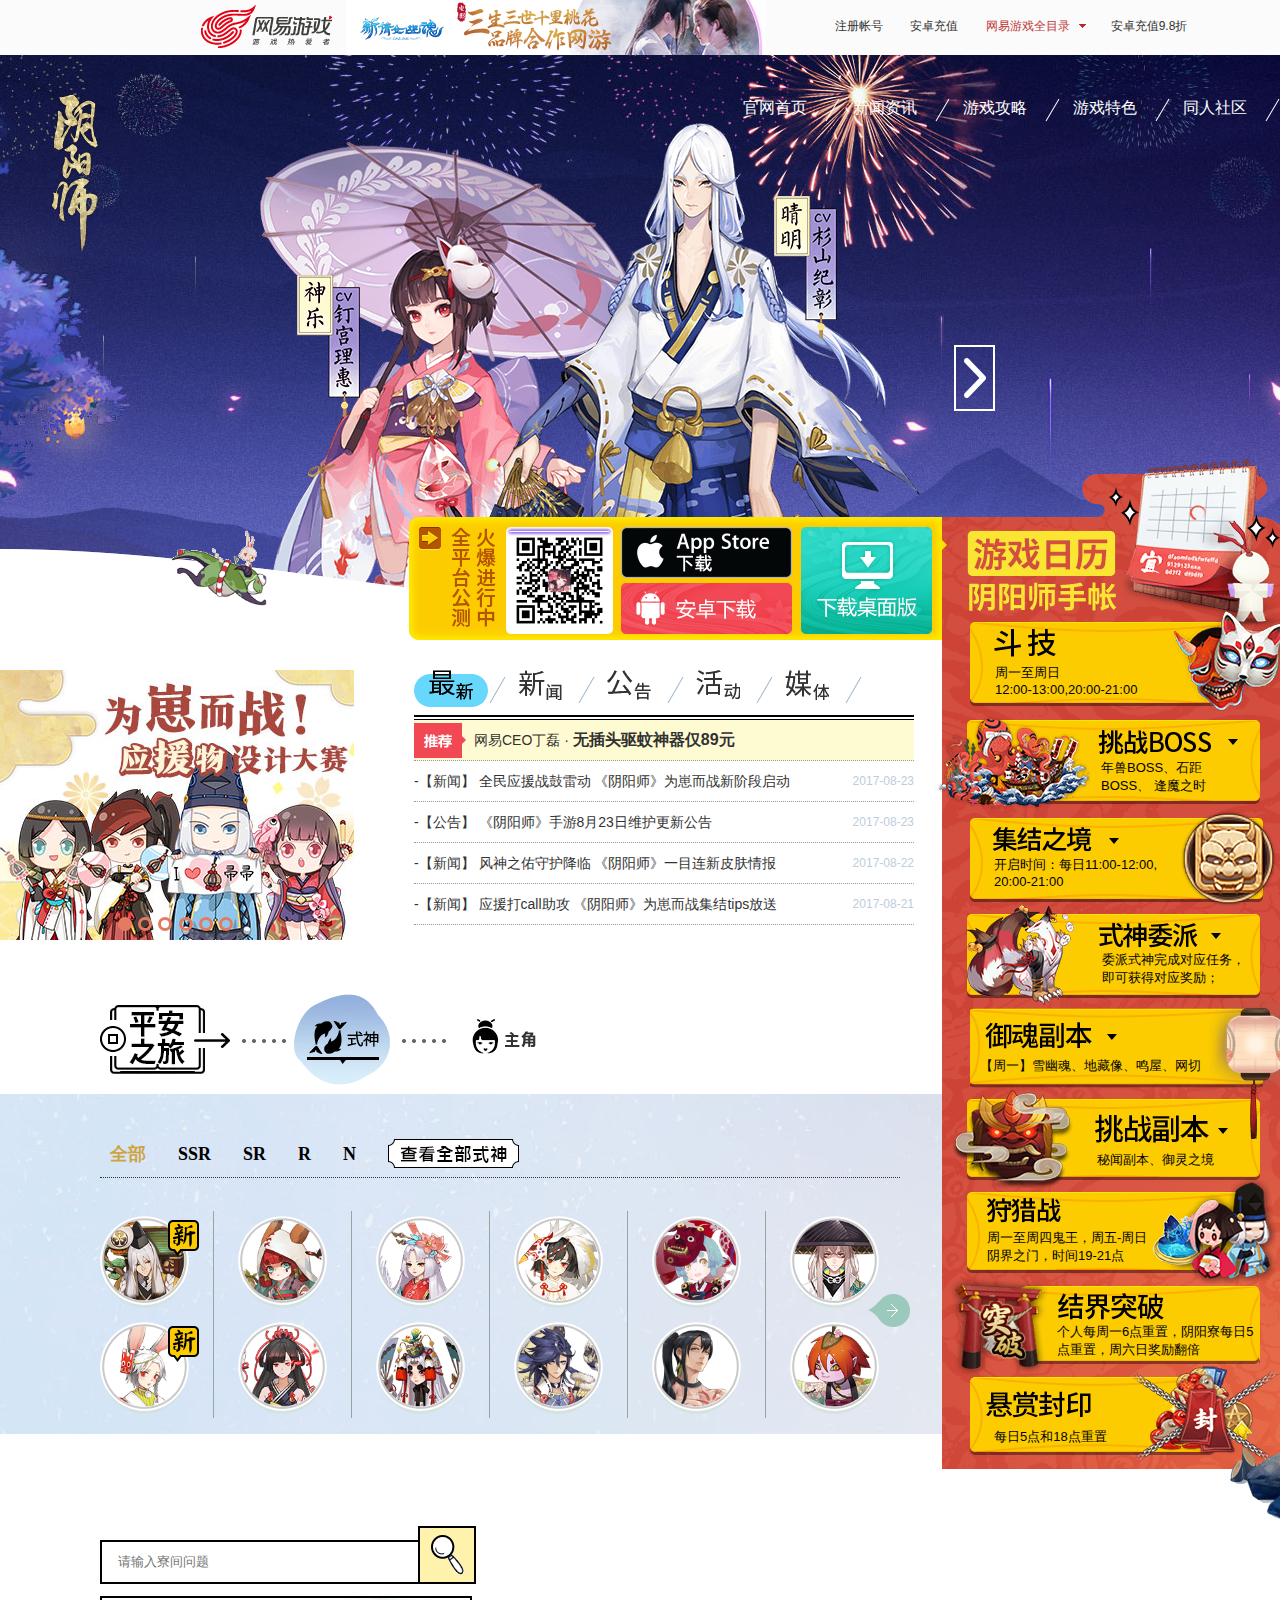
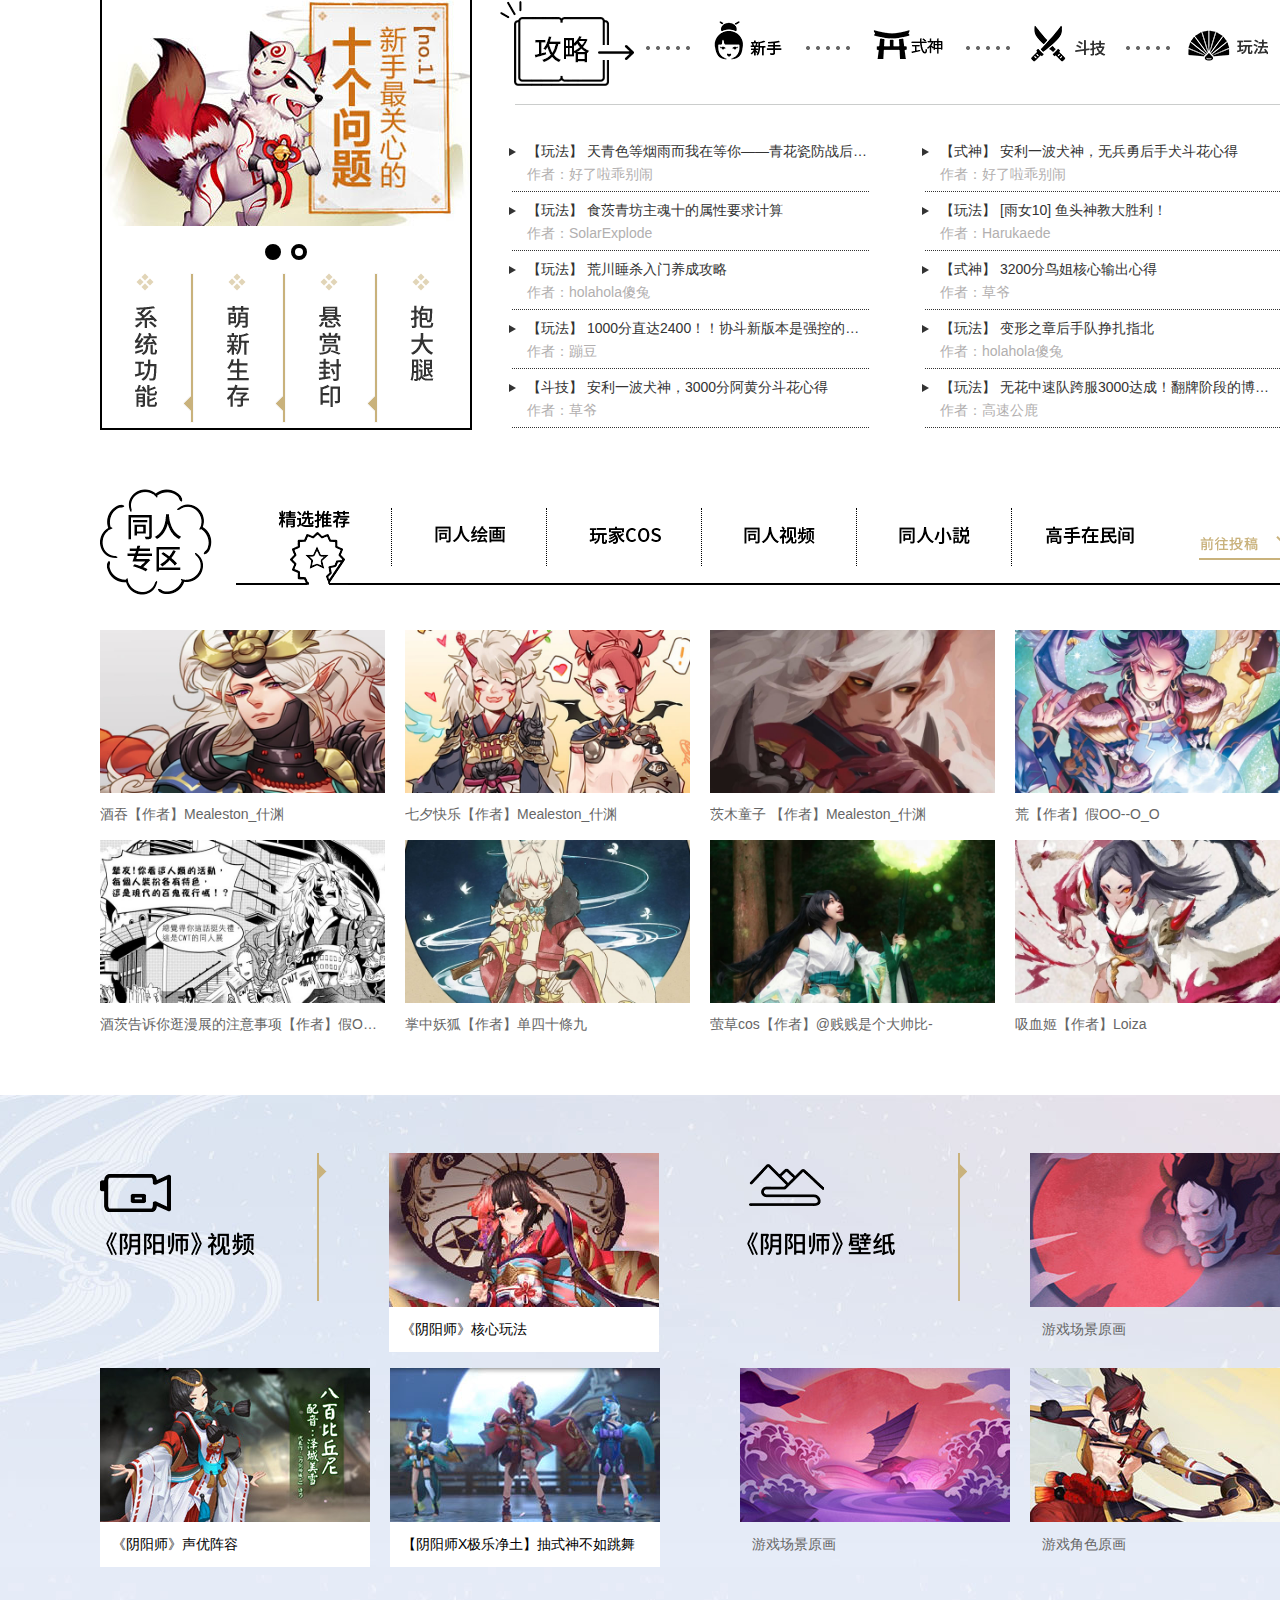
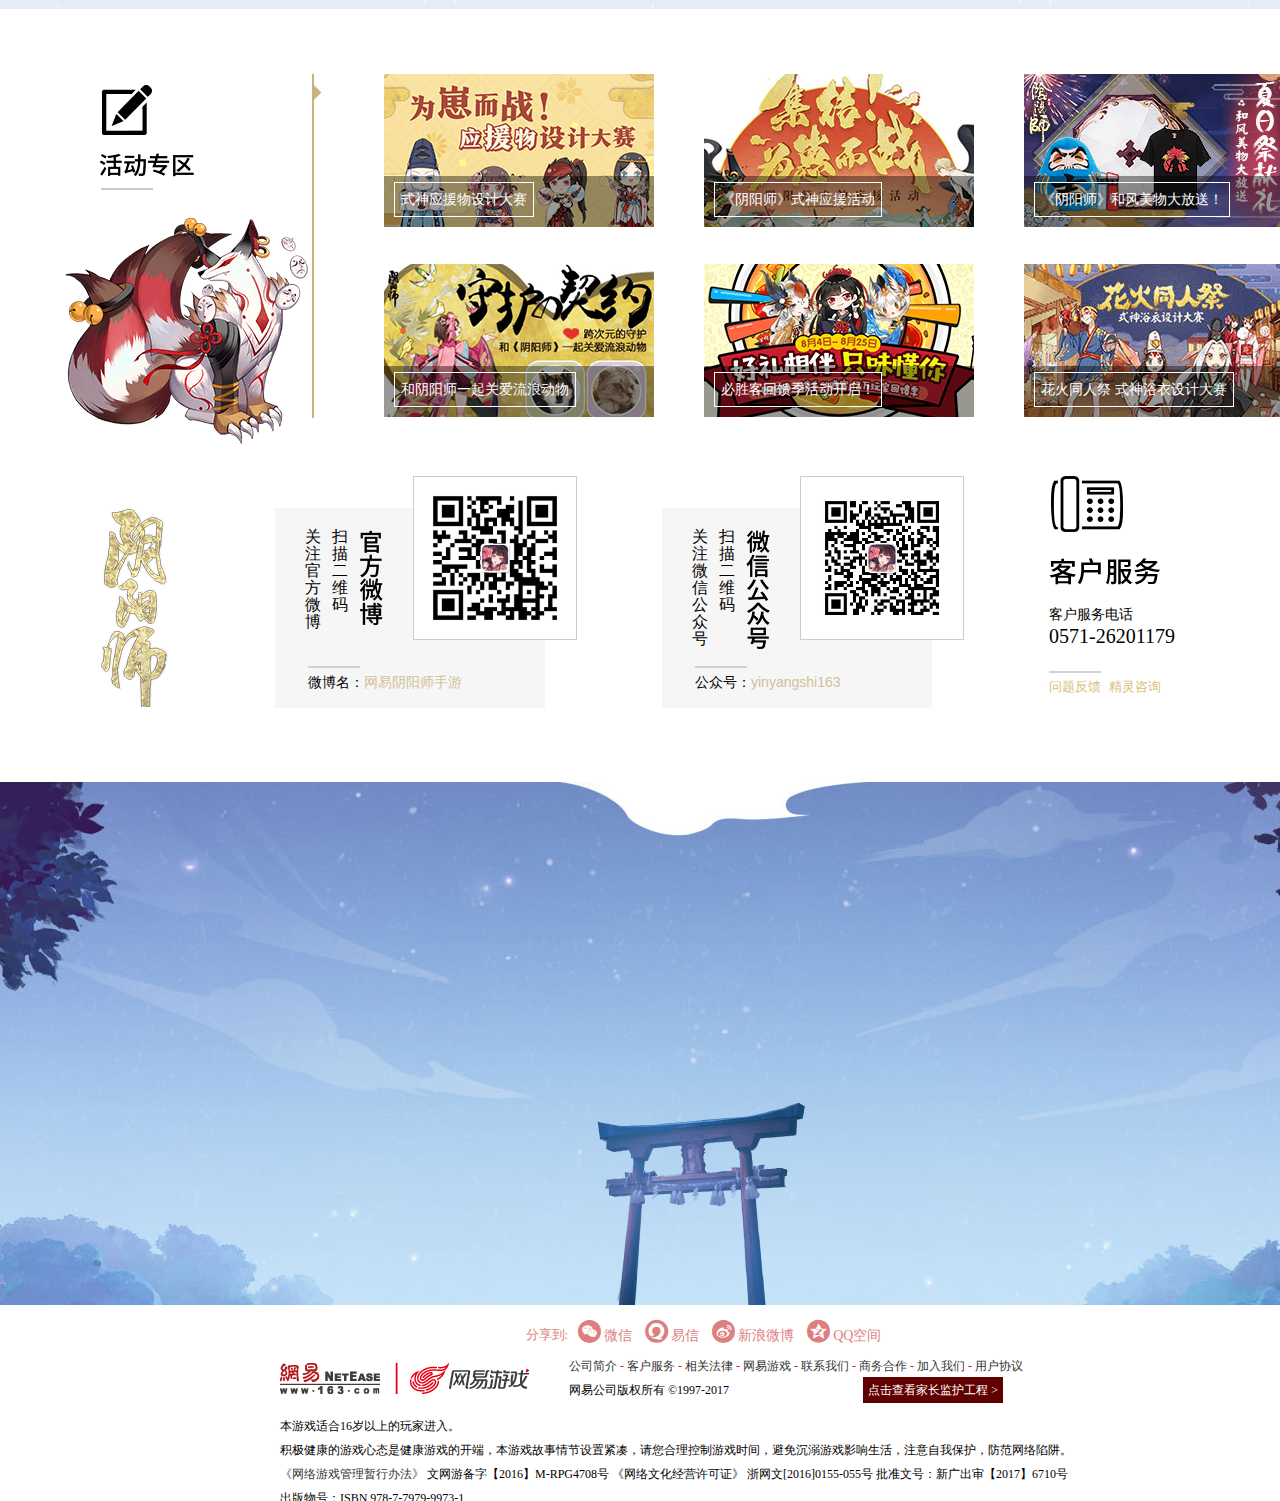
<file: index.html>
<!DOCTYPE html>
<html lang="en">
<head>
    <meta charset="UTF-8" />
    <meta http-equiv="X-UA-Compatible" content="IE=edge,chrome=1" />
    <meta name="viewport" content="width=device-width, user-scalable=no, initial-scale=1.0, maximum-scale=1.0, minimum-scale=1.0" />
    <title>《阴阳师》手游官网_网易和风匠心巨制，开启唯美奇幻之旅</title>
    <link rel="shortcut icon" type="text/css" href="favicon.ico" />
    <link rel="stylesheet" type="text/css" href="css/base.css" />
    <link rel="stylesheet" type="text/css" href="css/index.css" />
    <script src="js/jquery-1.11.1.min.js" type="text/javascript"></script>
    <script src="js/index.js" type="text/javascript"></script>
    <script src="js/data.js" type="text/javascript"></script>
    <!-- <script src="js/ajax.js" type="text/javascript"></script> -->
</head>
<body>
<!-- 顶部 -->
    <div class="topBar">
        <div class="topBar_w">
            <a href="javascript:;" class="topBar_logo"></a>
            <div class="topBar_news">
                <span href="javascript:;">
                    <img src="images/news.jpg" alt=""/>
                </span>
                <a href="javascript:;" class="topBar_news_b">
                    <img src="images/news_b.jpg" alt="" />
                </a>
            </div>
            <div class="register">
                <a href="register.html" target="_blank">注册帐号</a>
                <a href="javascript:;">安卓充值</a>
            </div>
            <div class="topBar_list">
                <span>网易游戏全目录<em><i></i></em></span>
                <div class="topBar_table">
                    <ul class="tt_Ul1">
                        <li style="width:247px">
                            <b>客户端游戏</b>
                        </li>
                        <li class="tt_Li2" style="width:1012px">
                            <b>手机游戏</b>
                        </li>
                        <li style="width:147px;float:right;">
                            <b>游戏辅助</b>
                        </li>
                    </ul>
                    <ul class="tt_Ul2">
                            <li style="width:233px;">
                                <p>角色扮演</p>
                                <a href="javascript:;">
                                    <i class='game_1st'>梦幻西游电脑版</i>
                                </a>
                                <a href="javascript:;">
                                    <i class='game_hot'>天下3</i>
                                </a>
                                <a href="javascript:;">
                                    <i class='game_hot'>大话2经典版</i>
                                </a>
                                <a href="javascript:;">
                                    <i class='game_new'>天谕</i>
                                </a>
                                <a href="javascript:;">大话2免费版</a>
                                <a href="javascript:;">
                                    <i class='game_new'>西楚霸王</i>
                                </a>
                                <a href="javascript:;">新大话3经典版</a>
                                <a href="javascript:;">
                                    <i class='game_new'>新倩女幽魂</i>
                                </a>
                                <a href="javascript:;">新大话3免费版</a>
                                <a href="javascript:;">
                                    <i class='game_new'>泰亚史诗</i>
                                </a>
                                <a href="javascript:;">镇魔曲</a>
                                <a href="javascript:;">大唐无双</a>
                                <a href="javascript:;">
                                    <i class='game_new'>龙魂时刻</i>
                                </a>
                                <a href="javascript:;">武魂2</a>
                                <a href="javascript:;">精灵传说</a>
                                <a href="javascript:;">斩魂</a>
                                <a href="javascript:;">新飞飞</a>
                                <a href="javascript:;">魔兽世界</a>
                                <a href="javascript:;">暗黑破坏神3</a>
                                <p style="margin-top:2px">竞技/休闲</p>
                                <a href="javascript:;">
                                    <i class='game_new'>守望先锋</i>
                                </a>
                                <a href="javascript:;">
                                    <i class='game_new'>突击英雄</i>
                                </a>
                                <a href="javascript:;">
                                    <i class='game_new'>夺宝联盟</i>
                                </a>
                                <a href="javascript:;">
                                    <i class='game_new'>无尽战区</i>
                                </a>
                                <a href="javascript:;">
                                    <i class='game_new'>战意</i>
                                </a>
                                <a href="javascript:;">
                                    <i class='game_new'>秘境对决</i>
                                </a>
                                <a href="javascript:;">风暴英雄</a>
                                <a href="javascript:;">星际争霸Ⅱ</a>
                                <a href="javascript:;">英雄三国</a>
                                <a href="javascript:;">炉石传说</a>
                            </li>
                            <li class="tt_hot" style="width:143px;">
                                <p>热门推荐</p>
                                <a href="javascript:;">
                                    <i class='game_hot'>梦幻西游手游</i>
                                </a>
                                <a href="javascript:;">
                                    <i class='game_hot'>大话西游手游</i>
                                </a>
                                <a href="javascript:;">
                                    <i class='game_hot'>倩女幽魂手游</i>
                                </a>
                                <a href="javascript:;">
                                    <i class='game_hot'>阴阳师</i>
                                </a>
                                <a href="javascript:;">
                                    <i class='game_hot'>率土之滨</i>
                                </a>
                                <a href="javascript:;">
                                    <i class='game_hot'>Raven：掠夺者</i>
                                </a>
                                <a href="javascript:;">
                                    <i class='game_hot'>大唐无双唯美版</i>
                                </a>
                                <a href="javascript:;">
                                    <i class='game_hot'>乱斗西游2</i>
                                </a>
                                <a href="javascript:;">
                                    <i class='game_hot'>梦幻西游无双2</i>
                                </a>
                                <a href="javascript:;">功夫熊猫3手游</a>
                                <a href="javascript:;">西游神魔决</a>
                                <a href="javascript:;">时空之刃</a>
                                <a href="javascript:;">梦想星城</a>
                                <a href="javascript:;">乖离性百万亚瑟王</a>
                                <a href="javascript:;">有杀气童话</a>
                            </li>
                            <li class="tt_news" style="width:676px;">
                                <p>新品推荐</p>
                                <div class="tnews_box">
                                    <div class="tnews_box1">
                                        <a href="javascript:;">
                                            <i class='game_new'>天下手游</i>
                                        </a>
                                        <a href="javascript:;">
                                            <i class='game_new'>我的世界Minecraft</i>
                                        </a>
                                        <a href="javascript:;">
                                            <i class='game_new'>终结者2官方手游</i>
                                        </a>
                                        <a href="javascript:;">
                                            <i class='game_new'>秘宝猎人</i>
                                        </a>
                                        <a href="javascript:;">
                                            <i class='game_new'>坦克世界闪击战</i>
                                        </a>
                                        <a href="javascript:;">
                                            <i class='game_new'>天启联盟</i>
                                        </a>
                                        <a href="javascript:;">
                                            <i class='game_new'>叛逆性百万亚瑟王</i>
                                        </a>
                                        <a href="javascript:;">
                                            <i class='game_new'>元气战姬学院</i>
                                        </a>
                                        <a href="javascript:;">
                                            <i class='game_new'>萌王EX</i>
                                        </a>
                                        <a href="javascript:;">
                                            <i class='game_new'>泰坦黎明</i>
                                        </a>
                                        <a href="javascript:;">
                                            <i class='game_new'>初音速</i>
                                        </a>
                                        <a href="javascript:;">
                                            <i class='game_new'>战国志</i>
                                        </a>
                                        <a href="javascript:;">
                                            <i class='game_new'>飞刀又见飞刀</i>
                                        </a>
                                        <a href="javascript:;">
                                            <i class='game_new'>玩具大乱斗</i>
                                        </a>
                                        <a href="javascript:;">
                                            <i class='game_new'>边境之旅</i>
                                        </a>
                                        <a href="javascript:;">猎魂觉醒</a>
                                    </div>
                                    <div class="tnews_box2">
                                        <a href="javascript:;">
                                            <i class='game_new'>镇魔曲手游</i>
                                        </a>
                                        <a href="javascript:;">
                                            <i class='game_new'>秘境对决</i>
                                        </a>
                                        <a href="javascript:;">
                                            <i class='game_new'>魔法禁书目录</i>
                                        </a>
                                        <a href="javascript:;">
                                            <i class='game_new'>三国如龙传</i>
                                        </a>
                                        <a href="javascript:;">
                                            <i class='game_new'>迷雾世界</i>
                                        </a>
                                        <a href="javascript:;">
                                            <i class='game_new'>光明大陆</i>
                                        </a>
                                        <a href="javascript:;">
                                            <i class='game_new'>荆棘王座</i>
                                        </a>
                                        <a href="javascript:;">
                                            <i class='game_new'>重装突击</i>
                                        </a>
                                        <a href="javascript:;">
                                            <i class='game_new'>坦克连</i>
                                        </a>
                                        <a href="javascript:;">
                                            <i class='game_new'>天骄铁骑</i>
                                        </a>
                                        <a href="javascript:;">
                                            <i class='game_new'>汉王纷争</i>
                                        </a>
                                        <a href="javascript:;">
                                            <i class='game_new'>第五人格</i>
                                        </a>
                                        <a href="javascript:;">
                                            <i class='game_new'>永远的7日之都</i>
                                        </a>
                                        <a href="javascript:;">
                                            <i class='game_new'>楚留香</i>
                                        </a>
                                        <a href="javascript:;">
                                            <i class='game_new'>流星蝴蝶剑</i>
                                        </a>
                                        <a href="javascript:;">大话西游热血版</a>
                                    </div>
                                    <div class="tnews_box3">
                                        <a href="javascript:;">大航海之路</a>
                                        <a href="javascript:;">神都夜行录</a>
                                        <a href="javascript:;">三少爷的剑</a>
                                        <a href="javascript:;">我守护的一切</a>
                                        <a href="javascript:;">劲舞团</a>
                                        <a href="javascript:;">潮人篮球</a>
                                        <a href="javascript:;">永恒文明</a>
                                        <a href="javascript:;">魂之幻影</a>
                                        <a href="javascript:;">大唐游仙记</a>
                                        <a href="javascript:;">大富翁9</a>
                                        <a href="javascript:;">无尽战区·觉醒</a>
                                        <a href="javascript:;">无限战争</a>
                                        <a href="javascript:;">格罗亚传奇</a>
                                        <a href="javascript:;">倩女幽魂录</a>
                                        <a href="javascript:;">花语月</a>
                                        <a href="javascript:;">惊梦</a>
                                    </div>
                                    <div class="tnews_box3">
                                        <a href="javascript:;">黑暗启元</a>
                                        <a href="javascript:;">伏魔咒</a>
                                        <a href="javascript:;">天下HD</a>
                                        <a href="javascript:;">天下X天下</a>
                                        <a href="javascript:;">异次元战姬</a>
                                        <a href="javascript:;">永恒边境</a>
                                        <a href="javascript:;">钢铁黎明</a>
                                        <a href="javascript:;">无尽神域</a>
                                        <a href="javascript:;">勇士x勇士</a>
                                        <a href="javascript:;">斩魂手游版</a>
                                        <a href="javascript:;">星际总动员</a>
                                        <a href="javascript:;">魔天记</a>
                                        <a href="javascript:;">雨血：影之刃</a>
                                        <a href="javascript:;">弹弹猴</a>
                                        <a href="javascript:;">圣灵觉醒</a>
                                        <a href="javascript:;">狩猎纪元</a>
                                    </div>
                                    <div class="tnews_box3">
                                        <a href="javascript:;">蛋糕物语</a>
                                        <a href="javascript:;">忍者必须死2</a>
                                        <a href="javascript:;">神魔劫</a>
                                        <a href="javascript:;">火拼萌萌消</a>
                                        <a href="javascript:;">超能动物联盟</a>
                                        <a href="javascript:;">将临天下</a>
                                        <a href="javascript:;">绝代双骄</a>
                                        <a href="javascript:;">小李飞刀</a>
                                        <a href="javascript:;">我朝有马</a>
                                        <a href="javascript:;">口袋侏罗纪</a>
                                        <a href="javascript:;">无限幻斗</a>
                                        <a href="javascript:;">烽火王师</a>
                                        <a href="javascript:;">迷你西游</a>
                                        <a href="javascript:;">来自星星的你</a>
                                        <a href="javascript:;">主公莫慌</a>
                                        <a href="javascript:;">实况俱乐部</a>
                                    </div>
                                    <div class="tnews_box3">
                                        <a href="javascript:;">童话大冒险</a>
                                        <a href="javascript:;">暴走骑士团</a>
                                        <a href="javascript:;">小时代官方游戏</a>
                                        <a href="javascript:;">妖刀少女异闻录</a>
                                        <a href="javascript:;">猫和老鼠官方手游</a>
                                        <a href="javascript:;">功夫熊猫官方手游</a>
                                    </div>
                                </div>
                                <em class="tnews_btn">更多热门手游</em>
                            </li>
                            <li style="width:134px;border-right:0;float:right">
                                <a href="javascript:;">
                                    <i class='game_hot'>游品位</i>
                                </a>
                                <a href="javascript:;">
                                    <i class='game_hot'>网易MuMu</i>
                                </a>
                                <a href="javascript:;">网易游戏印象</a>
                                <a href="javascript:;">网易游戏平台</a>
                                <a href="javascript:;">
                                    <i class='game_new'>游戏论坛app</i>
                                </a>
                                <a href="javascript:;">手机将军令</a>
                                <a href="javascript:;">将军令</a>
                                <a href="javascript:;">游戏知道</a>
                                <a href="javascript:;">藏宝阁</a>
                                <a href="javascript:;">网易CC</a>
                                <a href="javascript:;">客服中心</a>
                                <a href="javascript:;">自助百宝箱</a>
                                <a href="javascript:;">网易UU加速器</a>
                                <a href="javascript:;" class="game_logo">网易游戏</a>
                            </li>
                        </ul>
                </div>
            </div>
            <div class="topBar_right">
                <ul>
                    <li><a href="javascript:;">安卓充值9.8折</a></li>
                    <li><a href="javascript:;">领取网易严选宝箱</a></li>
                    <li><a href="javascript:;">安卓充值9.8折</a></li>
                </ul>
            </div>
        </div>
    </div>
<!-- 顶部end -->
    <div class="container">
<!-- 导航 -->
        <div class="nav">
            <div class="nav_left">
                <p>扫码下载</p>
                <img src="images/code.png" alt="" />
                <a href="index.html" target="_blank">
                    <span></span>
                    <div class="name">
                        <h1>阴阳师</h1>
                        <h2>网易和风匠心巨制</h2>
                    </div>
                </a>
            </div>
            <ul class="nav_right">
                <li>
                    <a href="index.html" target="_blank">官网首页</a>
                    <span></span>
                </li>
                <li>
                    <a href="javascript:;">新闻资讯</a>
                    <span></span>
                </li>
                <li class="xxhd">
                    <a href="javascript:;">线下活动</a>
                    <span></span>
                </li>
                <li>
                    <a href="javascript:;">游戏攻略</a>
                    <span></span>
                </li>
                <li class="ssl">
                    <a href="javascript:;">式神录</a>
                    <span></span>
                </li>
                <li class="zjl">
                    <a href="javascript:;">主角录</a>
                    <span></span>
                </li>
                <li>
                    <a href="javascript:;">游戏特色</a>
                    <span></span>
                </li>
                <li>
                    <a href="javascript:;">同人社区</a>
                    <span></span>
                </li>
                <li class="gfqd">
                    <a href="javascript:;">官方渠道</a>
                    <em class="arrow"></em>
                    <div class="qd_list">
                        <div class="qd_list_box">
                            <div class="qq_group">
                                <ul class="clearfix">
                                    <li>204422345（1群）</li>
                                    <li>586180977（6群）</li>
                                    <li>540687051（2群）</li>
                                    <li>477094979（7群）</li>
                                    <li>546653739（3群）</li>
                                    <li>239033695（8群）</li>
                                    <li>546027375（4群）</li>
                                    <li>478814406（9群）</li>
                                    <li>344590267（5群）</li>
                                    <li>478027123（10群）</li>
                                </ul>
                                <p>官方QQ群</p>
                            </div>
                            <div class="official_wx">
                                <img src="images/official_wx.jpg" alt="" />
                                <p>官方微信</p>
                            </div>
                            <a href="javascript:;" class="official_wb">
                                <img src="images/official_wb.png" alt="" />
                                <p>官方微博</p>
                            </a>
                            <a href="javascript:;" >
                                <div class="official_bd">
                                   <span></span>
                                    <p>百度贴吧</p> 
                                </div>
                            </a>
                            <a href="javascript:;" >
                                <div class="official_forum" style="border:0;">
                                   <span></span>
                                    <p>官方论坛</p> 
                                </div>
                            </a>
                        </div>
                     </div>
                </li>
            </ul>
        </div>
<!-- 人物轮播 -->
        <div class="main_banner">
            <a href="index.html" class="main_logo"></a>
            <div class="char_show">
                <div class="include">
                    <div class="char_box">
                        <span class="c1" style="left: 160px;">
                            <img src="images/sl.png" alt="" />
                        </span>
                        <span class="c2" style="left: 366px;">
                            <img src="images/qm.png" alt="" />
                        </span>
                    </div>
                    <div class="char_box">
                        <span class="c1" style="left: 48px;">
                            <img src="images/bbbql.png" alt="" />
                        </span>
                        <span class="c2" style="left: 356px;">
                            <img src="images/yby.png" alt="" />
                        </span>
                    </div>
                </div>
                <a href="javascript:;" class="char_next">
                    <i></i>
                </a>
            </div>
            <div class="wave">
                <div class="wave1">
                    <img src="images/wave_i_1.1.png" style="left:0;" alt="" />
                    <img src="images/wave_i_1.2.png" style="left:1284px;" alt="" />
                    <img src="images/wave_i_1.3.png" style="left:2568px;" alt="" />
                </div>
                <div class="wave2">
                    <img src="images/wave_2.png" style="left:0;" alt="" />
                    <img src="images/wave_2.png" style="left:1284px;" alt="" />
                    <img src="images/wave_2.png" style="left:2568px;" alt="" />
                </div>
                <div class="wave3">
                    <img src="images/wave_3.png" style="left:0;" alt="" />
                    <img src="images/wave_3.png" style="left:1284px;" lt="" />
                    <img src="images/wave_3.png" style="left:2568px;" alt="" />
                </div>
            </div>
            <a href="javascript:;" class="frog">
                <img src="images/frog.gif" alt="" style="width:102px;"/>
            </a>
            <div class="index_download">
                <div class="download_box1">
                    <s class="toright"></s>
                    <span class="dl_text"></span>
                    <div class="dl_code">
                        <img src="images/code.png" alt="" />
                        <img src="images/scan_line.png" alt="" class="dl_line" />
                    </div>
                    <div class="dl_buttons">
                        <a href="javascript:;" class="btn_app"></a>
                        <a href="javascript:;" class="btn_an"></a>
                    </div>
                    <a href="http://www.baidu.com" class="dl_desktop">
                        <span></span>
                    </a>
                </div>
                <div class="download_box2">
                    <a href="javascript:;"></a>
                </div>
            </div>
            <div class="download_info">
                <p>发布日期：2017-08-16 版本号：1.2.0 文件大小：1.23G</p>
                <p>支持系统：Windows 7/8/10</p>
                <p>MD5值：2f16ff7f793239758903a05a9b1f0fac</p>
                <i></i>
            </div>
        </div>
<!-- 右侧栏 -->
        <div class="calendar">
            <i class="calendar_arrow"></i>
            <h1 class="calendar_tittle"></h1>
            <div class="calendar_list">
                <a href="javascript:;" class="item1 flml">
                    <span>周一至周日<br />12:00-13:00,20:00-21:00</span>
                </a>
                <a href="javascript:;" class="item2 frmr">
                    <span>年兽BOSS、石距BOSS、 逢魔之时</span>
                    <div class="item_h">
                        <span>年兽BOSS、石距BOSS、 逢魔之时</span>
                        <div class="item_con">
                            <span>年兽BOSS：通关探索副本概率开启，CD12小时</span>
                            <span>石距BOSS：妖气封印发现，CD1小时 逢魔之时-稀有BOSS土蜘蛛</span>
                            <span>町中→逢魔之时，发现稀有BOSS土蜘蛛之后即可参与挑战，同时土蜘蛛还可邀请好友、寮友、附近玩家进行挑战。</span>
                            <span>
                            每天只能挑战1只，在每日17:00-20:00可发现新事件，每天20:00之后将无法继续发现新事件，已经触发的事件仍可以继续参与。<font color='#f95c19'>21:00活动结束。</font>
                            </span>
                        </div>
                    </div>
                </a>
                <a href="javascript:;" class="item3 flml">
                    <span>开启时间：每日11:00-12:00, 20:00-21:00</span>
                    <div class="item_h">
                        <span>开启时间：每日11:00-12:00, 20:00-21:00</span>
                        <div class="item_con">
                            <span>全部正式服≥15级的玩家（除抢先体验服） 均可参与集结之境跨服斗技修习模式。</span>
                        </div>
                    </div>
                </a>
                <a href="javascript:;" class="item4 frmr">
                    <span>委派式神完成对应任务， 即可获得对应奖励； </span>
                    <div class="item_h">
                        <span>委派式神完成对应任务， 即可获得对应奖励； </span>
                        <div class="item_con">
                            <span>任务在未接受一段时间后，会自动刷新； 可接受的任务随阴阳师等级提升， 30级以上开放3个，50级以上开放4个。</span>
                        </div>
                    </div>
                </a>
                <a href="javascript:;" class="item5 flml">
                    <span>【周一】雪幽魂、地藏像、鸣屋、网切</span>
                    <div class="item_h">
                        <span>【周一】雪幽魂、地藏像、鸣屋、网切</span>
                        <div class="item_con">
                            <span>【周一】雪幽魂、地藏像、鸣屋、网切</span>
                            <span>【周二】涅槃之火、三味、招财猫、狰</span>
                            <span>【周三】 魍魉之匣、被服、阴摩罗、魅妖</span>
                            <span>【周四】反枕、心眼、树妖、针女</span>
                            <span>【周五】日女巳时、镜姬、钟灵、破势</span>
                            <span>【周六】随机掉落全部御魂</span>
                            <span>【周日】随机掉落全部御魂</span>
                        </div>
                    </div>
                </a>
                <a href="javascript:;" class="item6 frmr">
                    <span>秘闻副本、御灵之境</span>
                    <div class="item_h">
                        <span>秘闻副本、御灵之境</span>
                        <div class="item_con"></div>
                    </div>
                </a>
                <a href="javascript:;" class="item7 frmr">
                    <span>周一至周四鬼王，周五-周日阴界之门，时间19-21点</span>
                </a>
                <a href="javascript:;" class="item8 frmr">
                    <span>个人每周一6点重置，阴阳寮每日5点重置，周六日奖励翻倍</span>
                </a>
                <a href="javascript:;" class="item9 flml">
                    <span>每日5点和18点重置</span>
                </a>
            </div>
        </div>
<!-- 公告栏 -->
        <div class="notice_section clearfix">
            <div class="notice_content">
                <div class="notice_banner">
                    <ul class="nb_box">
                        <a href="javascript:;" title="为崽而战！应援物设计大赛">
                                <img src="images/notice_banner1.jpg" alt="" />
                        </a>
                        <a href="javascript:;" title="集结！为崽而战">
                                <img src="images/notice_banner2.jpg" alt="" />
                        </a>
                        <a href="javascript:;" title="《阴阳师》手游夏日祭献礼 和风美物大放送">
                                <img src="images/notice_banner3.jpg" alt="" />
                        </a>
                        <a href="javascript:;" title="守护的契约-崽和仔的日常">
                                <img src="images/notice_banner4.png" alt="" />
                        </a>
                        <a href="javascript:;" title="守护的契约">
                                <img src="images/notice_banner5.jpg" alt="" />
                        </a>
                        <a href="javascript:;" title="现世集结，相约必胜">
                                <img src="images/notice_banner6.jpg" alt="" />
                        </a>
                    </ul>
                    <ol class="nb_indicator">
                        <li class="on"></li>
                        <li></li>
                        <li></li>
                        <li></li>
                        <li></li>
                        <li></li>
                    </ol>
                </div>
                <div class="notice_wrap">
                    <div class="notice_tabs clearfix">
                        <a href="javascript:;" class="latest on">
                            <i></i>
                            <em></em>
                            <span></span>
                        </a>
                        <a href="javascript:;" class="news">
                            <i></i>
                            <em></em>
                            <span></span>
                        </a>
                        <a href="javascript:;" class="proclaim">
                            <i></i>
                            <em></em>
                            <span></span>
                        </a>
                        <a href="javascript:;" class="activity">
                            <i></i>
                            <em></em>
                            <span></span>
                        </a>
                        <a href="javascript:;" class="media">
                            <i></i>
                            <em></em>
                            <span></span>
                        </a>
                    </div>
                    <div class="nt_content">
                        <div class="news_list">
                            <ul>
                                <li class="recommend">
                                    <a href="javascript:;"><span>网易CEO丁磊 · </span>无插头驱蚊神器仅89元</a>
                                </li>
                                <li>
                                    <a href="javascript:;">-【新闻】 全民应援战鼓雷动 《阴阳师》为崽而战新阶段启动</a>
                                    <s>2017-08-23</s>
                                </li>
                                <li>
                                    <a href="javascript:;">-【公告】 《阴阳师》手游8月23日维护更新公告</a>
                                    <s>2017-08-23</s>
                                </li>
                                <li>
                                    <a href="javascript:;">-【新闻】 风神之佑守护降临  《阴阳师》一目连新皮肤情报</a>
                                    <s>2017-08-22</s>
                                </li>
                                <li>
                                    <a href="javascript:;">-【新闻】 应援打call助攻 《阴阳师》为崽而战集结tips放送</a>
                                    <s>2017-08-21</s>
                                </li>
                            </ul>
                            <ul>
                                <li>
                                    <a href="javascript:;">-【新闻】 全民应援战鼓雷动 《阴阳师》为崽而战新阶段启动</a>
                                    <s>2017-08-23</s>
                                </li>
                                <li>
                                    <a href="javascript:;">-【新闻】 风神之佑守护降临  《阴阳师》一目连新皮肤情报</a>
                                    <s>2017-08-22</s>
                                </li>
                                <li>
                                    <a href="javascript:;">-【新闻】 应援打call助攻 《阴阳师》为崽而战集结tips放送</a>
                                    <s>2017-08-21</s>
                                </li>
                                <li>
                                    <a href="javascript:;">-【新闻】 携和风美物 赴现世之约 《阴阳师》周边新品上市</a>
                                    <s>2017-08-17</s>
                                </li>
                                <li>
                                    <a href="javascript:;">-【新闻】 《阴阳师》桌面版上线！美之世界，在此降临！</a>
                                    <s>2017-08-17</s>
                                </li>
                            </ul>
                            <ul>
                                <li>
                                    <a href="javascript:;">-【公告】 《阴阳师》手游8月23日维护更新公告</a>
                                    <s>2017-08-23</s>
                                </li>
                                <li>
                                    <a href="javascript:;">-【公告】 《阴阳师》手游8月16日维护更新公告</a>
                                    <s>2017-08-15</s>
                                </li>
                                <li>
                                    <a href="javascript:;">-【公告】 《阴阳师》体验服8月9日维护更新公告</a>
                                    <s>2017-08-08</s>
                                </li>
                                <li>
                                    <a href="javascript:;">-【公告】 《阴阳师》手游8月9日维护更新公告</a>
                                    <s>2017-08-08</s>
                                </li>
                                <li>
                                    <a href="javascript:;">-【公告】 关于《阴阳师》与必胜客合作闪卡印制错误的说明</a>
                                    <s>2017-08-06</s>
                                </li>
                            </ul>
                            <ul>
                                <li>
                                    <a href="javascript:;">-【活动】 为崽而战！应援物设计大赛开启！</a>
                                    <s>2017-08-18</s>
                                </li>
                                <li>
                                    <a href="javascript:;">-【活动】 集结！为崽而战-《阴阳师》式神应援活动</a>
                                    <s>2017-08-18</s>
                                </li>
                                <li>
                                    <a href="javascript:;">-【活动】 护崽召唤 《阴阳师》 “集结！为崽而战”式神应援开选</a>
                                    <s>2017-08-17</s>
                                </li>
                                <li>
                                    <a href="javascript:;">-【活动】 现世集结 相约必胜  《阴阳师》携手必胜客打造亿万玩家回馈季</a>
                                    <s>2017-08-04</s>
                                </li>
                                <li>
                                    <a href="javascript:;">-【活动】 大触召集 《阴阳师》式神浴衣设计大赛开启！</a>
                                    <s>2017-08-01</s>
                                </li>
                            </ul>
                            <ul>
                                <li>
                                    <a href="javascript:;">-【媒体】 【爱玩网】阴阳师从入门到精通 看完这本杂志就够了</a>
                                    <s>2017-06-27</s>
                                </li>
                                <li>
                                    <a href="javascript:;">-【媒体】 【18183】专访网易游戏贾海漠：让阴阳师文化渗透到大众生活</a>
                                    <s>2017-05-23</s>
                                </li>
                                <li>
                                    <a href="javascript:;">-【媒体】 AppSo2016 《阴阳师》登年度榜单</a>
                                    <s>2017-01-20</s>
                                </li>
                                <li>
                                    <a href="javascript:;">-【媒体】 【17173】我的领导是个极品 他为抽SSR去了晴明神社</a>
                                    <s>2017-01-17</s>
                                </li>
                                <li>
                                    <a href="javascript:;">-【媒体】 【17173】没想到你是这样的姑获鸟 一个SR为何有SSR的实力？</a>
                                    <s>2017-01-01</s>
                                </li>
                            </ul>
                        </div>
                    </div>
                </div>
            </div>
            <!-- <div class="clearfix"></div> -->
        </div>
<!-- 平安之旅 -->
        <div class="safety">
            <div class="safety_tabs clearfix">
                <div class="st_name"></div>
                <span class="st_dot"></span>
                <a href="javascript:;" class="st_shishen on">
                    <i></i>
                    <em></em>
                </a>
                <span class="st_dot"></span>
                <a href="javascript:;" class="st_zhujue">
                    <i></i>
                    <em></em>
                </a>
            </div>
            <div class="safety_container">
                <div class="shishen_container on">
                    <div class="ssc_tabs_box clearfix">
                        <div class="ssc_tabs">
                            <a href="javascript:;" class="all on">全部</a>
                            <a href="javascript:;" class="ssr">SSR</a>
                            <a href="javascript:;" class="sr">SR</a>
                            <a href="javascript:;" class="r">R</a>
                            <a href="javascript:;" class="n">N</a>
                        </div>
                        <a href="javascript:;" class="viewAll"></a>
                    </div>
                    <div class="ssc_list">
                        <a href="javascript:;" class="prev"></a>
                        <a href="javascript:;" class="next"></a>
                        <div class="ssc_list_wrap">
                            <div class="list_all"></div>
                        </div>
                    </div>
                </div>
                <div class="zhujue_cotainer" style="width:809px;">
                    <div class="zjc_tabs">
                        <a href="javascript:;" class="on">晴明<em></em></a>
                        <a href="javascript:;">神乐<em></em></a>
                        <a href="javascript:;">源博雅<em></em></a>
                        <a href="javascript:;">八百比丘尼<em></em></a>
                    </div>
                    <div class="zj_intr on">
                        <img src="images/zjqm.png" class="zj_img" alt="" />
                        <div class="zj_info">
                            <span class="zj_one"></span>
                            <em>晴明</em>
                            <p>京都城中极具盛名的天才阴阳师<br>却不知为何失去了自己的记忆<br>等待着他的是寻回记忆的喜悦<br>还是不堪回首的残忍真相</p>
                            <a href="javascript:;"></a>
                        </div>
                    </div>
                    <div class="zj_intr">
                        <img src="images/zjsl.png" class="zj_img" alt="" />
                        <div class="zj_info">
                            <span class="zj_two"></span>
                            <em>神乐</em>
                            <p>善良而沉默的神秘少女<br>失忆后便跟随在晴明身边<br>拥有敏锐的直觉和强大的通灵能力<br>以及不为人知的过去</p>
                            <a href="javascript:;"></a>
                        </div>
                    </div>
                    <div class="zj_intr">
                        <img src="images/zjyby.png" class="zj_img" alt="" />
                        <div class="zj_info">
                            <span class="zj_three"></span>
                            <em>源博雅</em>
                            <p>拥有皇室血统的贵族青年<br>擅长弓术与结界之术<br>性情孤傲爽直<br>但似乎一直在寻找某个重要的人</p>
                            <a href="javascript:;"></a>
                        </div>
                    </div>
                    <div class="zj_intr">
                        <img src="images/zjbbbqn.png" class="zj_img" alt="" />
                        <div class="zj_info">
                            <span class="zj_four"></span>
                            <em>八百比丘尼</em>
                            <p>因误食人鱼肉而不老不死<br>能力超凡的流浪占卜师<br>一直在凤凰林中等待着<br>占卜之梦预言的命运之人</p>
                            <a href="javascript:;"></a>
                        </div>
                    </div>
                </div>
            </div>
        </div>
<!-- 攻略 -->
        <div class="raiders_section clearfix">
            <div class="raiders_left">
                <div class="raiders_search">
                    <input type="text" class="raiders_ipt" placeholder="请输入寮间问题"/>
                    <div class="raiders_btn"></div>
                </div>
                <div class="raiders_banner">
                    <div class="rb_box">
                        <ul>
                            <a href="javascript:;"><img src="images/rb1.jpg" alt="" /></a>
                            <a href="javascript:;"><img src="images/rb2.jpg" alt="" /></a>
                        </ul>
                    </div>
                    <div class="raiders_ind">
                        <a href="javascript:;" class="on"></a>
                        <a href="javascript:;"></a>
                    </div>
                </div>
                <div class="raiders_nav">
                    <a href="javascript:;">
                        <span class="rn1"></span>
                        <em></em>
                    </a>
                    <a href="javascript:;">
                        <span class="rn2"></span>
                        <em></em>
                    </a>
                    <a href="javascript:;">
                        <span class="rn3"></span>
                        <em></em>
                    </a>
                    <a href="javascript:;">
                        <span class="rn4"></span>
                    </a>
                </div>
            </div>
            <div class="raiders_right">
                <div class="raiders_tabs clearfix">
                    <a href="javascript:;" class="tabs_raiders"></a>
                    <span class="st_dot"></span>
                    <a href="javascript:;" class="tabs_novice"><i></i><em></em></a>
                    <span class="st_dot"></span>
                    <a href="javascript:;" class="tabs_rshishen"><i></i><em></em></a>
                    <span class="st_dot"></span>
                    <a href="javascript:;" class="tabs_fight"><i></i><em></em></a>
                    <span class="st_dot"></span>
                    <a href="javascript:;" class="tabs_play"><i></i><em></em></a>
                </div>
                <div class="raiders_content">
                    <div class="rac_list"></div>
                </div>
            </div>
        </div>
<!-- 同人区域 -->
        <div class="coterie_section">
            <div class="coterie_top">
                <a href="javascript:;" class="coterie_tittle"></a>
                <ul class="coterie_tabs">
                    <li class="on">
                        <a href="javascript:;" class="coterie1" style="border:0;">
                            <span>
                                <em></em>
                            </span>
                            <i></i>
                        </a>
                    </li>
                    <li>
                        <a href="javascript:;" class="coterie2">
                            <span>
                                <em></em>
                            </span>
                            <i></i>
                        </a>
                    </li>
                    <li>
                        <a href="javascript:;" class="coterie3">
                            <span>
                                <em></em>
                            </span>
                            <i></i>
                        </a>
                    </li>
                    <li>
                        <a href="javascript:;" class="coterie4">
                            <span>
                                <em></em>
                            </span>
                            <i></i>
                        </a>
                    </li>
                    <li>
                        <a href="javascript:;" class="coterie5">
                            <span>
                                <em></em>
                            </span>
                            <i></i>
                        </a>
                    </li>
                    <li>
                        <a href="javascript:;" class="coterie6">
                            <span>
                                <em></em>
                            </span>
                            <i></i>
                        </a>
                    </li>
                    <div class="lastone"></div>
                </ul>
                <a href="javascript:;" class="submission"></a>
            </div>
            <div class="coterie_bottom">
                <div class="coterie_list">
                    <ul>
                        <li>
                            <a href="javascript:;" title="酒吞【作者】Mealeston_什渊">
                                <img src="images/coterie11.jpg" alt="" />
                                <span><em></em></span>
                            </a>
                            <p>酒吞【作者】Mealeston_什渊</p>
                        </li>
                        <li>
                            <a href="javascript:;" title="七夕快乐【作者】Mealeston_什渊">
                                <img src="images/coterie12.jpg" alt="" />
                                <span><em></em></span>
                            </a>
                            <p>七夕快乐【作者】Mealeston_什渊</p>
                        </li>
                        <li>
                            <a href="javascript:;" title="茨木童子 【作者】Mealeston_什渊">
                                <img src="images/coterie13.jpg" alt="" />
                                <span><em></em></span>
                            </a>
                            <p>茨木童子 【作者】Mealeston_什渊</p>
                        </li>
                        <li>
                            <a href="javascript:;" title="荒【作者】假OO--O_O">
                                <img src="images/coterie14.jpg" alt="" />
                                <span><em></em></span>
                            </a>
                            <p>荒【作者】假OO--O_O</p>
                        </li>
                        <li>
                            <a href="javascript:;" title="酒茨告诉你逛漫展的注意事项【作者】假OO--O_O">
                                <img src="images/coterie15.jpg" alt="" />
                                <span><em></em></span>
                            </a>
                            <p>酒茨告诉你逛漫展的注意事项【作者】假OO--O_O</p>
                        </li>
                        <li>
                            <a href="javascript:;" title="掌中妖狐【作者】单四十條九">
                                <img src="images/coterie16.jpg" alt="" />
                                <span><em></em></span>
                            </a>
                            <p>掌中妖狐【作者】单四十條九</p>
                        </li>
                        <li>
                            <a href="javascript:;" title="萤草cos【作者】@贱贱是个大帅比-">
                                <img src="images/coterie17.jpg" alt="" />
                                <span><em></em></span>
                            </a>
                            <p>萤草cos【作者】@贱贱是个大帅比-</p>
                        </li>
                        <li>
                            <a href="javascript:;" title="吸血姬【作者】Loiza">
                                <img src="images/coterie18.jpg" alt="" />
                                <span><em></em></span>
                            </a>
                            <p>吸血姬【作者】Loiza</p>
                        </li>
                    </ul>
                    <ul>
                        <li>
                            <a href="javascript:;" title="酒吞的胸，我也要守护！【作者】盐水生物">
                                <img src="images/coterie21.jpg" alt="" />
                                <span><em></em></span>
                            </a>
                            <p>酒吞的胸，我也要守护！【作者】盐水生物</p>
                        </li>
                        <li>
                            <a href="javascript:;" title="酒茨【作者】Mealeston_什渊">
                                <img src="images/coterie22.jpg" alt="" />
                                <span><em></em></span>
                            </a>
                            <p>酒茨【作者】Mealeston_什渊</p>
                        </li>
                        <li>
                            <a href="javascript:;" title="天狗食月？【作者】年糕一坨一坨">
                                <img src="images/coterie23.jpg" alt="" />
                                <span><em></em></span>
                            </a>
                            <p>天狗食月？【作者】年糕一坨一坨</p>
                        </li>
                        <li>
                            <a href="javascript:;" title="酒茨的鹊桥相会！ ​​​​【作者】假OO--O_O">
                                <img src="images/coterie24.jpg" alt="" />
                                <span><em></em></span>
                            </a>
                            <p>酒茨的鹊桥相会！ ​​​​【作者】假OO--O_O</p>
                        </li>
                        <li>
                            <a href="javascript:;" title="破势酒吞麒麟都打不过【作者】大江山三把手">
                                <img src="images/coterie25.jpg" alt="" />
                                <span><em></em></span>
                            </a>
                            <p>破势酒吞麒麟都打不过【作者】大江山三把手</p>
                        </li>
                        <li>
                            <a href="javascript:;" title="可爱粉嫩服务员酒吞【作者】假OO--O_O">
                                <img src="images/coterie26.jpg" alt="" />
                                <span><em></em></span>
                            </a>
                            <p>可爱粉嫩服务员酒吞【作者】假OO--O_O</p>
                        </li>
                        <li>
                            <a href="javascript:;" title="为白狼打call！【作者】我需要加水">
                                <img src="images/coterie27.jpg" alt="" />
                                <span><em></em></span>
                            </a>
                            <p>为白狼打call！【作者】我需要加水</p>
                        </li>
                        <li>
                            <a href="javascript:;" title="在自己地盘里超霸气超有威信的荒川之主【作者】真十内">
                                <img src="images/coterie28.jpg" alt="" />
                                <span><em></em></span>
                            </a>
                            <p>在自己地盘里超霸气超有威信的荒川之主【作者】真十内</p>
                        </li>
                    </ul>
                    <ul>
                        <li>
                            <a href="javascript:;" title="三尾狐cos【作者】刺猬酱ovo">
                                <img src="images/coterie31.jpg" alt="" />
                                <span><em></em></span>
                            </a>
                            <p>三尾狐cos【作者】刺猬酱ovo</p>
                        </li>
                        <li>
                            <a href="javascript:;" title="鬼使黑白cos【作者】付燃&_唐玉烟_">
                                <img src="images/coterie32.jpg" alt="" />
                                <span><em></em></span>
                            </a>
                            <p>鬼使黑白cos【作者】付燃&_唐玉烟_</p>
                        </li>
                        <li>
                            <a href="javascript:;" title="桃花妖cos【作者】高音苦手Momoko">
                                <img src="images/coterie33.jpg" alt="" />
                                <span><em></em></span>
                            </a>
                            <p>桃花妖cos【作者】高音苦手Momoko</p>
                        </li>
                        <li>
                            <a href="javascript:;" title="雪女cos【作者】希望我是只锦鲤">
                                <img src="images/coterie34.jpg" alt="" />
                                <span><em></em></span>
                            </a>
                            <p>雪女cos【作者】希望我是只锦鲤</p>
                        </li>
                        <li>
                            <a href="javascript:;" title="神乐cos【作者】溢灯灯">
                                <img src="images/coterie35.jpg" alt="" />
                                <span><em></em></span>
                            </a>
                            <p>神乐cos【作者】溢灯灯</p>
                        </li>
                        <li>
                            <a href="javascript:;" title="姑获鸟cos【作者】U_O_">
                                <img src="images/coterie36.jpg" alt="" />
                                <span><em></em></span>
                            </a>
                            <p>姑获鸟cos【作者】U_O_</p>
                        </li>
                        <li>
                            <a href="javascript:;" title="白狼cos【作者】coser_子归-萌萌哒小汐酱">
                                <img src="images/coterie37.jpg" alt="" />
                                <span><em></em></span>
                            </a>
                            <p>白狼cos【作者】coser_子归-萌萌哒小汐酱</p>
                        </li>
                        <li>
                            <a href="javascript:;" title="吸血姬cos【作者】无敌溜溜球&塞壬SIRE">
                                <img src="images/coterie38.jpg" alt="" />
                                <span><em></em></span>
                            </a>
                            <p>吸血姬cos【作者】无敌溜溜球&塞壬SIRE</p>
                        </li>
                    </ul>
                    <ul>
                        <li>
                            <a href="javascript:;" title="一起觉醒次元之力【作者】">
                                <img src="images/coterie41.jpg" alt="" />
                                <span><em></em></span>
                            </a>
                            <p>一起觉醒次元之力【作者】</p>
                        </li>
                        <li>
                            <a href="javascript:;" title="【白磷】【阴阳师现世妖约】与狗子在炎炎夏日中共舞【作者】">
                                <img src="images/coterie42.jpg" alt="" />
                                <span><em></em></span>
                            </a>
                            <p>【白磷】【阴阳师现世妖约】与狗子在炎炎夏日中共舞【作者】</p>
                        </li>
                        <li>
                            <a href="javascript:;" title="普通话的阴阳师开场白你敢听吗？【作者】北炎【作者】北炎">
                                <img src="images/coterie43.jpg" alt="" />
                                <span><em></em></span>
                            </a>
                            <p>普通话的阴阳师开场白你敢听吗？【作者】北炎【作者】北炎</p>
                        </li>
                        <li>
                            <a href="javascript:;" title="华丽现世召唤，突破次元壁之旅【作者】《阴阳师》手游">
                                <img src="images/coterie44.jpg" alt="" />
                                <span><em></em></span>
                            </a>
                            <p>华丽现世召唤，突破次元壁之旅【作者】《阴阳师》手游</p>
                        </li>
                        <li>
                            <a href="javascript:;" title="【有声漫画】妖狐与天狗【莫逸工作室】【眠君】【作者】莫逸工作室&眠君">
                                <img src="images/coterie45.jpg" alt="" />
                                <span><em></em></span>
                            </a>
                            <p>【有声漫画】妖狐与天狗【莫逸工作室】【眠君】【作者】莫逸工作室&眠君</p>
                        </li>
                        <li>
                            <a href="javascript:;" title="祝各位阴阳师大人六一节日快乐【作者】">
                                <img src="images/coterie46.jpg" alt="" />
                                <span><em></em></span>
                            </a>
                            <p>祝各位阴阳师大人六一节日快乐【作者】</p>
                        </li>
                        <li>
                            <a href="javascript:;" title="【狗崽手书】樱色の梦【作者】@欧气零分偶偶偶">
                                <img src="images/coterie47.jpg" alt="" />
                                <span><em></em></span>
                            </a>
                            <p>【狗崽手书】樱色の梦【作者】@欧气零分偶偶偶</p>
                        </li>
                        <li>
                            <a href="javascript:;" title="大天狗X妖狐同人伪动态漫画【作者】绘音配音&印巴巴【作者】绘音配音&印巴巴">
                                <img src="images/coterie48.jpg" alt="" />
                                <span><em></em></span>
                            </a>
                            <p>大天狗X妖狐同人伪动态漫画【作者】绘音配音&印巴巴【作者】绘音配音&印巴巴</p>
                        </li>
                    </ul>
                    <ul>
                        <li>
                            <a href="javascript:;" title="百鬼夜行——第二章">
                                <img src="images/coterie51.png" alt="" />
                                <span><em></em></span>
                            </a>
                            <p>百鬼夜行——第二章</p>
                        </li>
                        <li>
                            <a href="javascript:;" title="百鬼夜行——第一章">
                                <img src="images/coterie52.png" alt="" />
                                <span><em></em></span>
                            </a>
                            <p>百鬼夜行——第一章</p>
                        </li>
                        <li>
                            <a href="javascript:;" title="华之乱#酒茨【作者】八点三十二分">
                                <img src="images/coterie53.jpg" alt="" />
                                <span><em></em></span>
                            </a>
                            <p>华之乱#酒茨【作者】八点三十二分</p>
                        </li>
                        <li>
                            <a href="javascript:;" title="狗崽【作者】929****41">
                                <img src="images/coterie54.jpg" alt="" />
                                <span><em></em></span>
                            </a>
                            <p>狗崽【作者】929****41</p>
                        </li>
                        <li>
                            <a href="javascript:;" title="指间冰雪（姑获鸟×雪女）【作者】瑶台镜">
                                <img src="images/coterie55.jpg" alt="" />
                                <span><em></em></span>
                            </a>
                            <p>指间冰雪（姑获鸟×雪女）【作者】瑶台镜</p>
                        </li>
                        <li>
                            <a href="javascript:;" title="阴阳师妖狐前身传记二【作者】Heyingyao">
                                <img src="images/coterie56.png" alt="" />
                                <span><em></em></span>
                            </a>
                            <p>阴阳师妖狐前身传记二【作者】Heyingyao</p>
                        </li>
                        <li>
                            <a href="javascript:;" title="阴阳师妖狐前身传记一【作者】Heyingyao">
                                <img src="images/coterie57.png" alt="" />
                                <span><em></em></span>
                            </a>
                            <p>阴阳师妖狐前身传记一【作者】Heyingyao</p>
                        </li>
                        <li>
                            <a href="javascript:;" title="阴阳寮的元宵节【作者】月朝歌＃阴阳师同人文大赛＃">
                                <img src="images/coterie58.png" alt="" />
                                <span><em></em></span>
                            </a>
                            <p>阴阳寮的元宵节【作者】月朝歌＃阴阳师同人文大赛＃</p>
                        </li>
                    </ul>
                    <ul>
                        <li>
                            <a href="javascript:;" title="椒图超轻粘土【作者】米蘭逹_Miranda">
                                <img src="images/coterie61.jpg" alt="" />
                                <span><em></em></span>
                            </a>
                            <p>椒图超轻粘土【作者】米蘭逹_Miranda</p>
                        </li>
                        <li>
                            <a href="javascript:;" title="傀儡师超轻粘土【作者】柠兔几">
                                <img src="images/coterie62.jpg" alt="" />
                                <span><em></em></span>
                            </a>
                            <p>傀儡师超轻粘土【作者】柠兔几</p>
                        </li>
                        <li>
                            <a href="javascript:;" title="茨木童子超轻粘土【作者】水画夜路">
                                <img src="images/coterie63.jpg" alt="" />
                                <span><em></em></span>
                            </a>
                            <p>茨木童子超轻粘土【作者】水画夜路</p>
                        </li>
                        <li>
                            <a href="javascript:;" title="大天狗超轻粘土【作者】水画夜路">
                                <img src="images/coterie64.jpg" alt="" />
                                <span><em></em></span>
                            </a>
                            <p>大天狗超轻粘土【作者】水画夜路</p>
                        </li>
                        <li>
                            <a href="javascript:;" title="山兔山蛙都喜欢吃萝卜【作者】水画夜路">
                                <img src="images/coterie65.jpg" alt="" />
                                <span><em></em></span>
                            </a>
                            <p>山兔山蛙都喜欢吃萝卜【作者】水画夜路</p>
                        </li>
                        <li>
                            <a href="javascript:;" title="彼岸花超轻黏土【作者】水画夜路">
                                <img src="images/coterie66.jpg" alt="" />
                                <span><em></em></span>
                            </a>
                            <p>彼岸花超轻黏土【作者】水画夜路</p>
                        </li>
                        <li>
                            <a href="javascript:;" title="百鬼幼儿园之小鹿男【作者】路行千里的菜菜">
                                <img src="images/coterie67.jpg" alt="" />
                                <span><em></em></span>
                            </a>
                            <p>百鬼幼儿园之小鹿男【作者】路行千里的菜菜-</p>
                        </li>
                        <li>
                            <a href="javascript:;" title="百鬼幼儿园之荒与一目连【作者】路行千里的菜菜">
                                <img src="images/coterie68.jpg" alt="" />
                                <span><em></em></span>
                            </a>
                            <p>百鬼幼儿园之荒与一目连【作者】路行千里的菜菜</p>
                        </li>
                    </ul>
                </div>
            </div>
        </div>
<!-- 视频壁纸 -->
        <div class="video_section">
            <div class="video_container">
                <div class="video_part">
                    <a href="javascript:;" class="video_title"></a>
                    <a href="javascript:;" class="video_item" id="vi1">
                        <img src="images/video1.jpg" alt="" />
                        <p>《阴阳师》核心玩法</p>
                    </a>
                    <a href="javascript:;" class="video_item" id="vi2">
                        <img src="images/video2.jpg" alt="" />
                        <p>《阴阳师》声优阵容</p>
                    </a>
                    <a href="javascript:;" class="video_item" id="vi3">
                        <img src="images/video3.jpg" alt="" />
                        <p>【阴阳师X极乐净土】抽式神不如跳舞</p>
                    </a>
                </div>
                <div class="wallpaper_part">
                    <a href="javascript:;" class="wallpaper_title"></a>
                    <a href="javascript:;" class="wallpaper_item">
                        <img src="images/paper1.jpg" alt="" />
                        <p>游戏场景原画</p>
                    </a>
                    <a href="javascript:;" class="wallpaper_item">
                        <img src="images/paper2.jpg" alt="" />
                        <p>游戏场景原画</p>
                    </a>
                    <a href="javascript:;" class="wallpaper_item">
                        <img src="images/paper3.jpg" alt="" />
                        <p>游戏角色原画</p>
                    </a>
                </div>
            </div>
        </div>
<!-- 活动专区 -->
        <div class="activity_section">
            <div class="activity_container">
                <div class="activity_title"></div>
                <ul>
                    <li>
                        <a href="javascript:;">
                            <img src="images/activity1.png" alt="" />
                            <span>式神应援物设计大赛</span>
                        </a>
                    </li>
                    <li>
                        <a href="javascript:;">
                            <img src="images/activity2.png" alt="" />
                            <span>《阴阳师》式神应援活动</span>
                        </a>
                    </li>
                    <li>
                        <a href="javascript:;">
                            <img src="images/activity3.png" alt="" />
                            <span>《阴阳师》和风美物大放送！</span>
                        </a>
                    </li>
                    <li>
                        <a href="javascript:;">
                            <img src="images/activity4.png" alt="" />
                            <span>和阴阳师一起关爱流浪动物</span>
                        </a>
                    </li>
                    <li>
                        <a href="javascript:;">
                            <img src="images/activity5.png" alt="" />
                            <span>必胜客回馈季活动开启！</span>
                        </a>
                    </li>
                    <li>
                        <a href="javascript:;">
                            <img src="images/activity6.png" alt="" />
                            <span>花火同人祭 式神浴衣设计大赛</span>
                        </a>
                    </li>
                </ul>
            </div>
        </div>
<!-- 二维码区域 -->
        <div class="code_section clearfix">
            <a href="javascript:;" class="code_logo"></a>
            <div class="code_wbwx">
                <div class="code_text">
                    <p>关注官方微博</p>
                    <p>扫描二维码</p>
                    <span class="wb_txt"></span>
                </div>
                <div class="code">
                    <img src="images/official_wb.png" alt="" />
                </div>
                <span class="code_line"></span>
                <a href="javascript:;" class="wb_name">微博名：<span>网易阴阳师手游</span></a>
            </div>
            <div class="code_wbwx">
                <div class="code_text">
                    <p>关注微信公众号</p>
                    <p>扫描二维码</p>
                    <span class="wx_txt"></span>
                </div>
                <div class="code">
                    <img src="images/official_wx.jpg" alt="" />
                </div>
                <span class="code_line"></span>
                <p class="wx_name">公众号：<span>yinyangshi163</span></p>
            </div>
            <div class="server_part">
                <div class="server_ico"></div>
                <p>客户服务电话</p>
                <p class="tel">0571-26201179</p>
                <span class="code_line"></span>
                <span></span>
                <a href="javascript:;">问题反馈</a>
                <a href="javascript:;">精灵咨询</a>
            </div>
            <a href="javascript:;" class="back_top"></a>
        </div>
<!-- 页尾上 -->
        <div class="footer">
            <span class="footer_title"></span>
            <a href="javascript:;" class="footer_center">
                <span class="go_ex"><em></em></span>
                <em class="circle"></em>
                <div class="code_download">
                    <img src="images/code.png" alt="" />
                    <p></p>
                </div>
                <span class="door"></span>
            </a>
            <div class="share">
                <ul>
                    <li>
                        <span class="share_txt">分享到:</span>
                    </li>
                    <li>
                        <a href="javascript:;">
                            <i class="iconfont">&#xe624;</i>
                            <em>微信</em>
                        </a>
                    </li>
                    <li>
                        <a href="javascript:;">
                            <i class="iconfont">&#xe501;</i>
                            <em>易信</em>
                        </a>
                    </li>
                    <li>
                        <a href="javascript:;">
                            <i class="iconfont">&#xe666;</i>
                            <em>新浪微博</em>
                        </a>
                    </li>
                    <li>
                        <a href="javascript:;">
                            <i class="iconfont">&#xe68f;</i>
                            <em>QQ空间</em>
                        </a>
                    </li>
                </ul>
            </div>
            <div class="copyRight">
                <div class="copy_box">
                    <div class="boxOne">
                        <span class="boxOne_left">
                            <a href="javascript:;">
                                <img src="images/netease.1.png" alt="" />
                            </a>
                            <a href="javascript:;">
                                <img src="images/nie.1.png" alt="" />
                            </a>
                        </span>
                        <span class="boxOne_right">
                            <s style="display:block;color:#d8191e;">
                                <a href="javascript:;">公司简介</a> -
                                <a href="javascript:;">客户服务</a> -
                                <a href="javascript:;">相关法律</a> -
                                <a href="javascript:;">网易游戏</a> -
                                <a href="javascript:;">联系我们</a> -
                                <a href="javascript:;">商务合作</a> -
                                <a href="javascript:;">加入我们</a> -
                                <a href="javascript:;">用户协议</a>
                            </s>
                            <s style="display:block;height:28px;line-height:28px;">
                                网易公司版权所有 ©1997-2017
                                <a href="javascript:;" class="custody">
                                    点击查看家长监护工程 > 
                                </a> 
                            </s>
                        </span>
                    </div>
                    <div class="boxtwo">
                        <p>本游戏适合16岁以上的玩家进入。</p>
                        <p>积极健康的游戏心态是健康游戏的开端，本游戏故事情节设置紧凑，请您合理控制游戏时间，避免沉溺游戏影响生活，注意自我保护，防范网络陷阱。</p>
                        <a href="javascript:;">《网络游戏管理暂行办法》</a>
                        <span>文网游备字【2016】M-RPG4708号</span>
                        <span>《网络文化经营许可证》</span>
                        <span>浙网文[2016]0155-055号</span>
                        <span>批准文号：新广出审【2017】6710号</span>
                        <span>出版物号：ISBN 978-7-7979-9973-1</span>
                    </div>
                </div>
            </div>
        </div>
    </div>
<!-- 视频弹出 -->
    <div class="mask">
        <div class="v_box">
            <a href="javascript:;" class="close_btn"></a>
            <div class="v_wrap">
                <video src="" controls = 'controls' class="v1"></video>
                <div class="control"></div>
            </div>
        </div>
    </div>
<!-- 视频弹出end -->
</body>
</html>
</file>
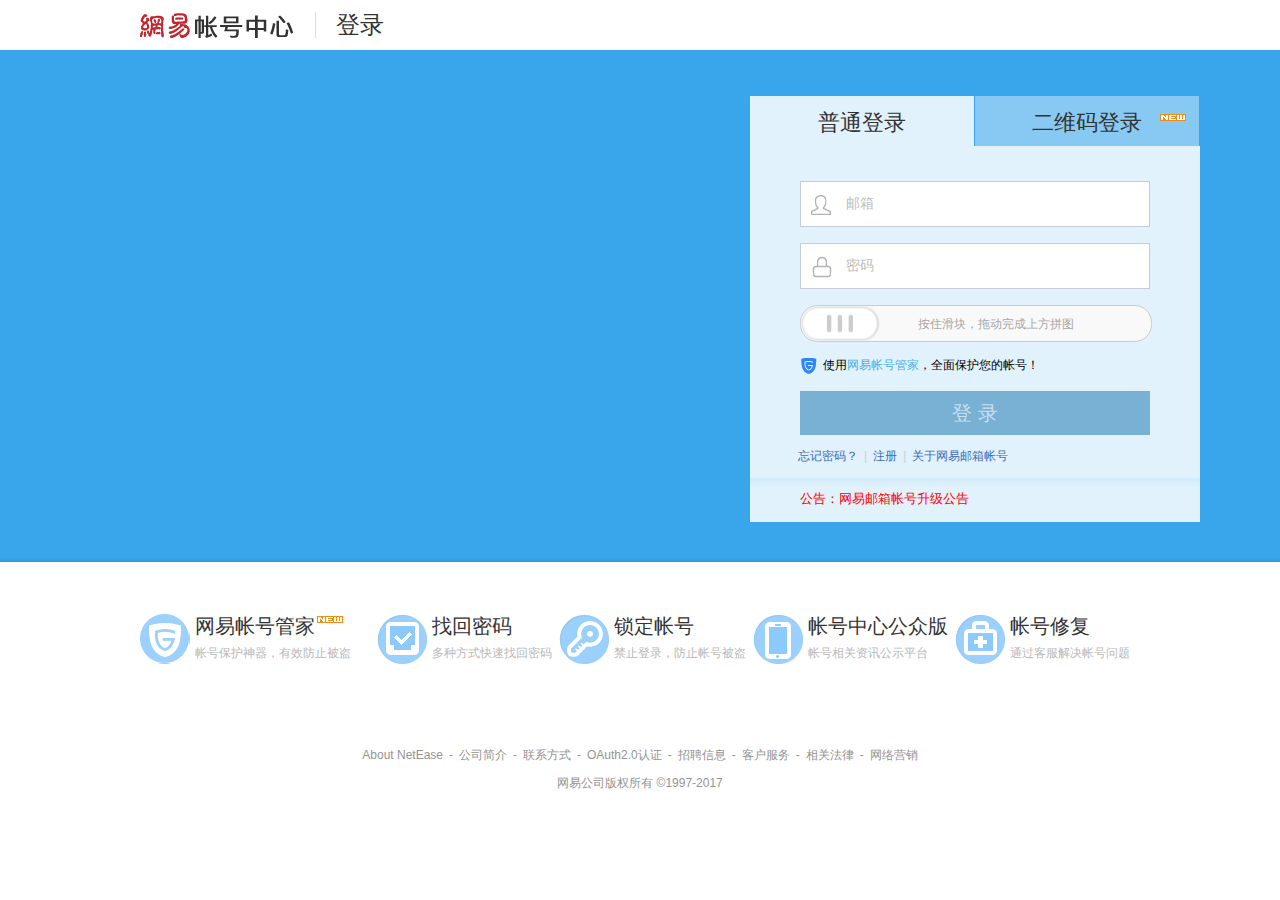
<file: login.html>
<!DOCTYPE html>
<html lang="en">
<head>
    <meta charset="UTF-8" />
    <link rel="shortcut icon" href="favicon_wy.ico" />
    <title>网易帐号中心</title>
    <link rel="stylesheet" type="text/css" href="css/register.css" />
</head>
<body style="background:#fff;">
    <div class="login">
        <div class="login_top">
            <div class="lt_container">
                <a href="login.html" target="_blank"><img src="images/login_logo.png" alt="" /></a>
                <i></i>
                <span>登录</span>
            </div>
        </div>
    </div>
    <div class="login_middle">
        <div class="lm_container">
            <div class="login_tab">
                <div class="tab_top">
                    <ul>
                        <li class="on"><a href="javascript:;">普通登录</a></li>
                        <li><a href="javascript:;">二维码登录</a><span class="lg_new"></span></li>
                    </ul>
                </div>
                <div class="tab_bottom">
                    <div class="libyac">
                        <div class="ipt_box">
                            <div class="ib_content">
                                <span class="ibc_s1"></span>
                                <input type="text" placeholder="邮箱"/>
                            </div>
                            <div class="ib_content">
                                <span class="ibc_s2"></span>
                                <input type="password" placeholder="密码"/>
                            </div>
                            <div class="slide_box">
                                <img src="images/slide_yz.jpg"alt="" />
                                <div class="ib_slide">
                                    <img src="images/slider.png" alt="" />
                                </div>
                                <div class="slide_txt">
                                    <em>按住滑块，拖动完成上方拼图</em>
                                </div>
                            </div>
                            <div class="gj_logo"></div>
                            <div class="gj_txt">使用<a href="javascript:;" style="color: #4aafe9;">网易帐号管家</a>，全面保护您的帐号！</div>
                            <div class="li_btn">
                                <a href="javascript:;">登  录</a>
                            </div>
                        </div>
                    </div>
                    <div class="libycd">
                        <p>
                            使用
                            <a href="javascript:;">网易帐号管家</a>
                            或
                            <a href="javascript:;">
                                邮箱大师
                            </a>
                                扫一扫快速登录
                        </p>
                        <div class="login_code">
                            <img src="images/getUrlQrcode.jpg" alt="" />
                        </div>
                    </div>
                    <div class="login_links">
                        <a href="javascript:;">忘记密码？</a>|<a href="javascript:;">注册</a>|<a href="javascript:;">关于网易邮箱帐号</a>
                    </div>
                    <div class="loginannouce">
                        <img src="images/Fslide.png" alt="" />
                        <p><a href="javascript:;" style="color: red;">公告：网易邮箱帐号升级公告</a></p>
                    </div>
                </div>
            </div>
        </div>
        <div class="acc_list clearfix">
            <ul>
                <li style="margin-right:26px;position:relative">
                    <a href="javascript:;">
                        <em style="background:url(images/gjApp.png)"></em>
                        <span>网易帐号管家<br /><i>帐号保护神器，有效防止被盗</i></span>
                    </a>
                    <i class="lg_new"></i>
                </li>
                <li>
                    <a href="javascript:;">
                        <em style="background-position:0 -150px"></em>
                        <span>找回密码<br /><i>多种方式快速找回密码</i></span>
                    </a>
                </li>
                <li>
                    <a href="javascript:;">
                        <em style="background-position:-120px -150px"></em>
                        <span>锁定帐号<br /><i>禁止登录，防止帐号被盗</i></span>
                    </a>
                </li>
                <li>
                    <a href="javascript:;">
                        <em style="background-position:-60px -150px;"></em>
                        <span>帐号中心公众版<br /><i>帐号相关资讯公示平台</i></span>
                    </a>
                </li>
                <li>
                    <a href="javascript:;">
                        <em style="background-position:-240px -150px"></em>
                        <span>帐号修复<br /><i>通过客服解决帐号问题</i></span>
                    </a>
                </li>
            </ul>
        </div>
    </div>
    <div class="login_bottom">
        <div class="bottom_content">
            <div class="bottom_box">
                <p>
                    <a href="javascript:;">About NetEase</a>-<a href="javascript:;">公司简介</a>-<a href="javascript:;">联系方式</a>-<a href="javascript:;">OAuth2.0认证</a>-<a href="javascript:;">招聘信息</a>-<a href="javascript:;">客户服务</a>-<a href="javascript:;">相关法律</a>-<a href="javascript:;">网络营销</a>
                </p>
                <p>网易公司版权所有 ©1997-2017</p>
            </div>
        </div>
    </div> 
    <script src="js/jquery-1.11.1.min.js" type="text/javascript"></script>
    <script type="text/javascript">
    var timer_tab = '';
    $('.tab_top li').hover(function() {
        clearTimeout(timer_tab);
        var that = this;
        timer_tab = setTimeout(function(){
            $(that).addClass('on').siblings().removeClass('on');
            if ($('.tab_top li:first-child').is('.on')){
                $('.libyac').show();
                $('.libycd').hide();
            }
            if ($('.tab_top li:nth-child(2)').is('.on')){
                $('.libycd').show();
                $('.libyac').hide();
            }
        }, 250)
    }, function() {
        clearTimeout(timer_tab);
    });
    var timer_sl = '';
    $('.ib_slide,.slide_txt').hover(function() {
        clearTimeout(timer_sl);
        timer_sl = setTimeout(function(){
            $('.slide_box>img').show();
        },250)
    }, function() {
        clearTimeout(timer_sl);
        $('.slide_box>img').hide();
    });
    </script>
</body>
</html>
</file>
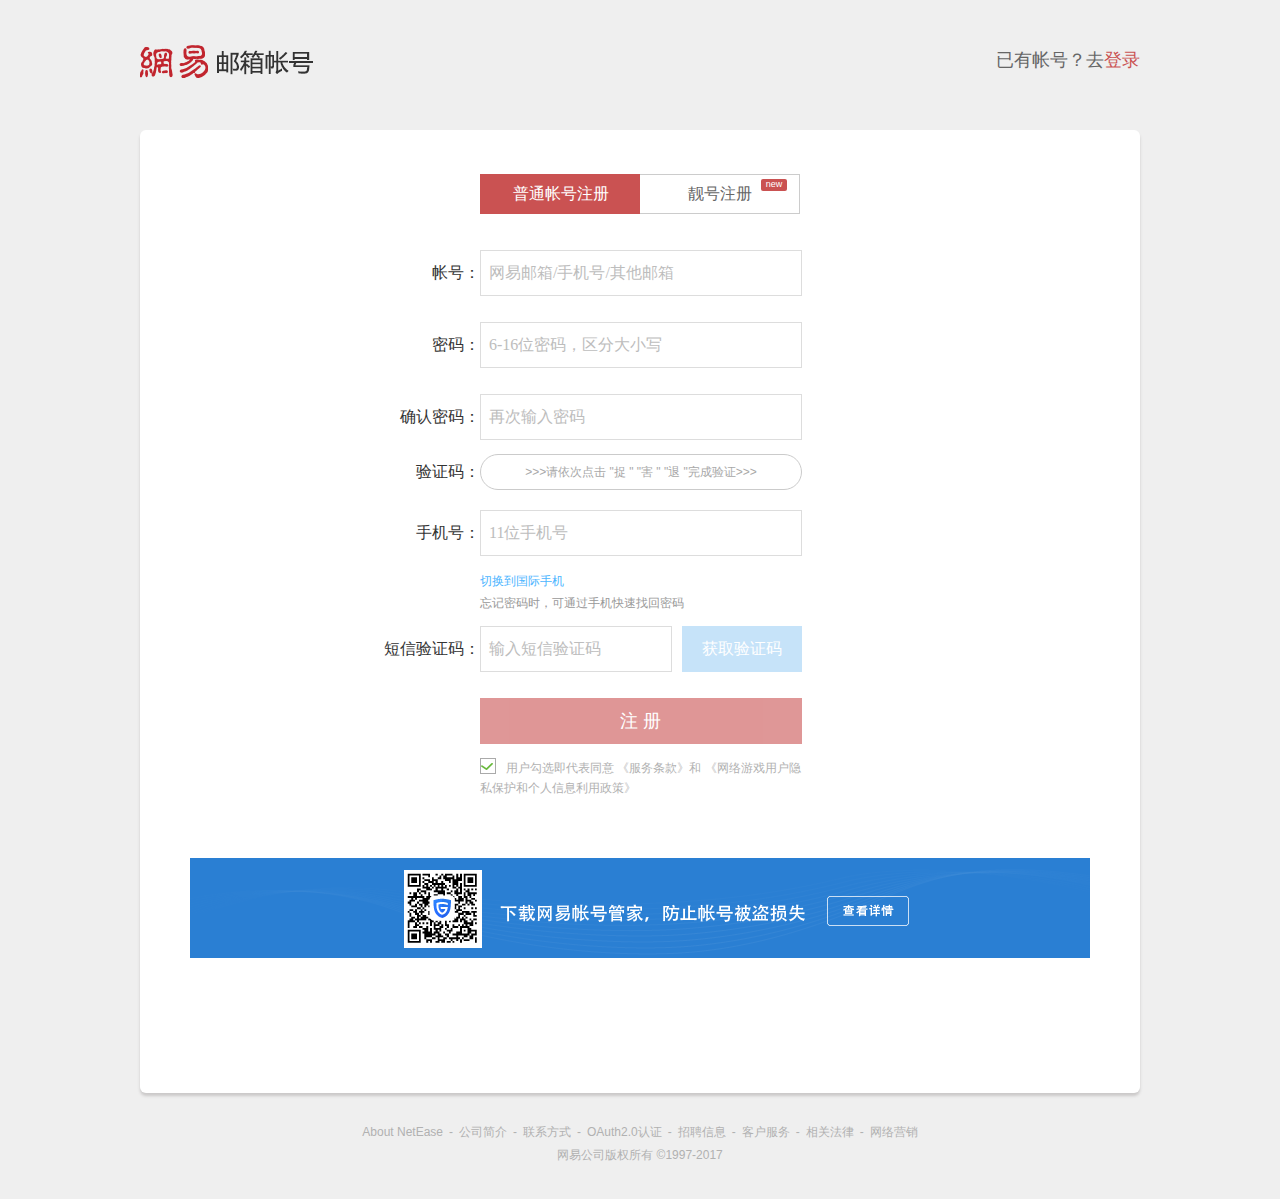
<file: register.html>
<!DOCTYPE html>
<html lang="en">
<head>
    <meta charset="UTF-8" />
    <link rel="shortcut icon" href="favicon_wy.ico" />
    <title>网易帐号中心</title>
    <link rel="stylesheet" type="text/css" href="css/register.css" />
</head>
<body>
    <div class="top">
        <div class="container">
            <a href="login.html">
                <div class="top_left"></div>
            </a>
            <div class="top_tight">已有帐号？去<a href="login.html" style="color:#ca5252;">登录</a></div>
        </div>
        <div class="middle">
            <div class="middle_tab clearfix">
                <div class="tab_left">普通帐号注册</div>
                <a href="javascript:;" class="tab_right">靓号注册<i class="new">new</i></a>
            </div>
            <div class="middle_content">
                <div class="ibox">
                    <label for="inpt-account" class="ilable">帐号：</label>
                    <input type="text" class="iipt" placeholder="网易邮箱/手机号/其他邮箱"/>
                    <!-- <div class="clear_box">
                        <div class="iclear"></div>
                    </div> -->
                </div>
                <div class="ibox">
                    <label for="inpt-account" class="ilable">密码：</label>
                    <input type="password" class="iipt" placeholder="6-16位密码，区分大小写"/>
                </div>
                <div class="ibox">
                    <label for="inpt-account" class="ilable">确认密码：</label>
                    <input type="password" class="iipt" placeholder="再次输入密码"/>
                </div>
                <div class="ibox" style="height:44px;">
                    <label for="inpt-account" class="ilable" style="margin-top:-5px;">验证码：</label>
                    <div class="iyz">
                        <span>>>>请依次点击 "捉 " "害 " "退 "完成验证>>></span>
                        <img src="images/yz.jpg" alt="" />
                    </div>
                </div>
                <div class="ibox" id="p1">
                    <label for="inpt-account" class="ilable">手机号：</label>
                    <input type="password" class="iipt" placeholder="11位手机号"/>
                </div>
                <div class="ibox change1" id="c1">
                    <label for="inpt-account" class="ilable"></label>
                    <span>切换到国际手机</span>
                </div>
                <div class="ibox" style="position:relative;display:none;" id="p2">
                    <label for="inpt-account" class="ilable">手机号：</label>
                    <div class="country">
                        <i></i>
                    </div>
                    <input type="password" class="iipt" placeholder="手机号" style="text-indent:50px;" />
                </div>
                <div class="ibox change1" style="display:none;" id="c2">
                    <label for="inpt-account" class="ilable"></label>
                    <span>切换到国内手机</span>
                </div>
                <div class="ibox change1">
                    <label for="inpt-account" class="ilable"></label>
                    忘记密码时，可通过手机快速找回密码
                </div>
                <div class="ibox">
                    <label for="inpt-account" class="ilable">短信验证码：</label>
                    <input type="password" class="iipt" style="width:190px;" placeholder="输入短信验证码"/>
                    <button class="gain">获取验证码</button>
                </div>
                <div class="ibox">
                    <label for="inpt-account" class="ilable"></label>
                    <div class="btn-red">注 册</div>
                </div>
                <div>
                    <label for="inpt-account" class="ilable"></label>
                    <span class="tip">
                        <span class="agree on">
                            <input type="checkbox" class="check" />
                        </span>
                        <span style="margin-left:10px;">用户勾选即代表同意</span>
                        <a href="javascript:;">《服务条款》</a>和
                        <a href="javascript:;">《网络游戏用户隐私保护和个人信息利用政策》</a>
                    </span>
                </div>
            </div>
            <div class="guanjia">
                <a href="javascript:;"><img src="images/gj_download.png" /></a>
            </div>
        </div>
        <div class="bottom">
            <div class="bottom_content">
                <div class="bottom_box">
                    <p>
                        <a href="javascript:;">About NetEase</a>-<a href="javascript:;">公司简介</a>-<a href="javascript:;">联系方式</a>-<a href="javascript:;">OAuth2.0认证</a>-<a href="javascript:;">招聘信息</a>-<a href="javascript:;">客户服务</a>-<a href="javascript:;">相关法律</a>-<a href="javascript:;">网络营销</a>
                    </p>
                    <p>网易公司版权所有 ©1997-2017</p>
                </div>
            </div>
        </div>
    </div>
    <script src="js/jquery-1.11.1.min.js" type="text/javascript"></script>
    <script type="text/javascript">
        var timer_yz = '';
        $('.ibox input').focus(function(event) {
            $(this).css('borderColor', '#4aafe9');
        });
        $('.ibox input').blur(function(event) {
            $(this).css('borderColor', '#ddd');
        });
        $('.iyz').hover(function() {
            clearTimeout(timer_yz)
            timer_yz=setTimeout(function(){
                $('.iyz').children('img').show();
            }, 150)
        }, function() {
            clearTimeout(timer_yz)
            timer_yz=setTimeout(function(){
                $('.iyz').children('img').hide();
            }, 150)
        });
        $('#c1').click(function(event) {
            $(this).hide();
            $('#p1').hide();
            $('#p2').show();
            $('#c2').show();
        });
        $('#c2').click(function(event) {
            $(this).hide();
            $('#p2').hide();
            $('#p1').show();
            $('#c1').show();
        });
        var count = 10;
        $('.gain').click(function(event) {
            $(this).css('background-color', 'gray');
            $(this).attr('disabled', 'disabled');

            var timer = setInterval(auto, 1000);
            function auto(){
                count --;

                if(count >=0){

                    $('.gain').html(count+'s后重发');

                }else {
                    $('.gain').html('获取验证码');
                    $('.gain').removeAttr('disabled');
                    $('.gain').css('background-color', '#9ec5e3');
                    clearInterval(timer);
                    count = 10;
                }
            }
        });
        var ch = 0;
        $('.agree').click(function(event) {
            ch ++;
            $(this).removeClass('on');
            if(ch > 1){
                $(this).addClass('on');
                ch = 0;
            }
        });
    </script>
</body>
</html>
</file>
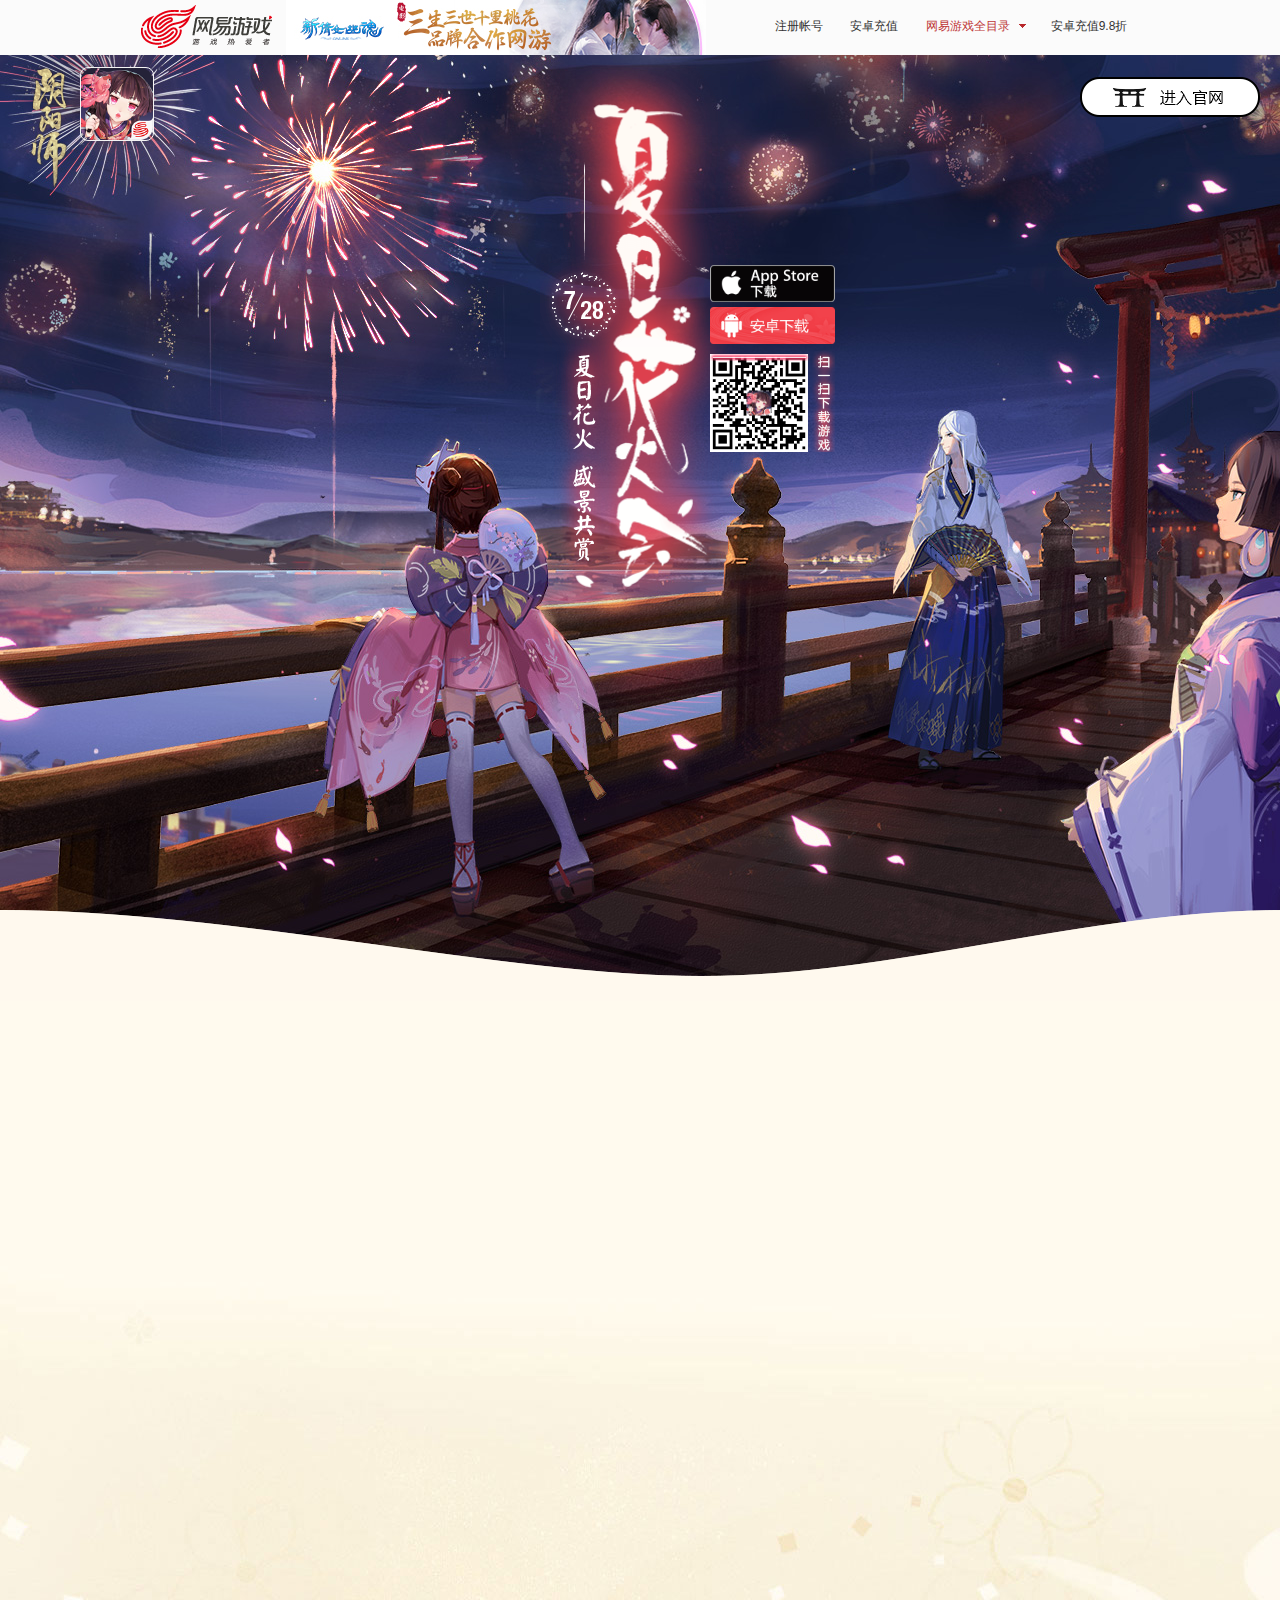
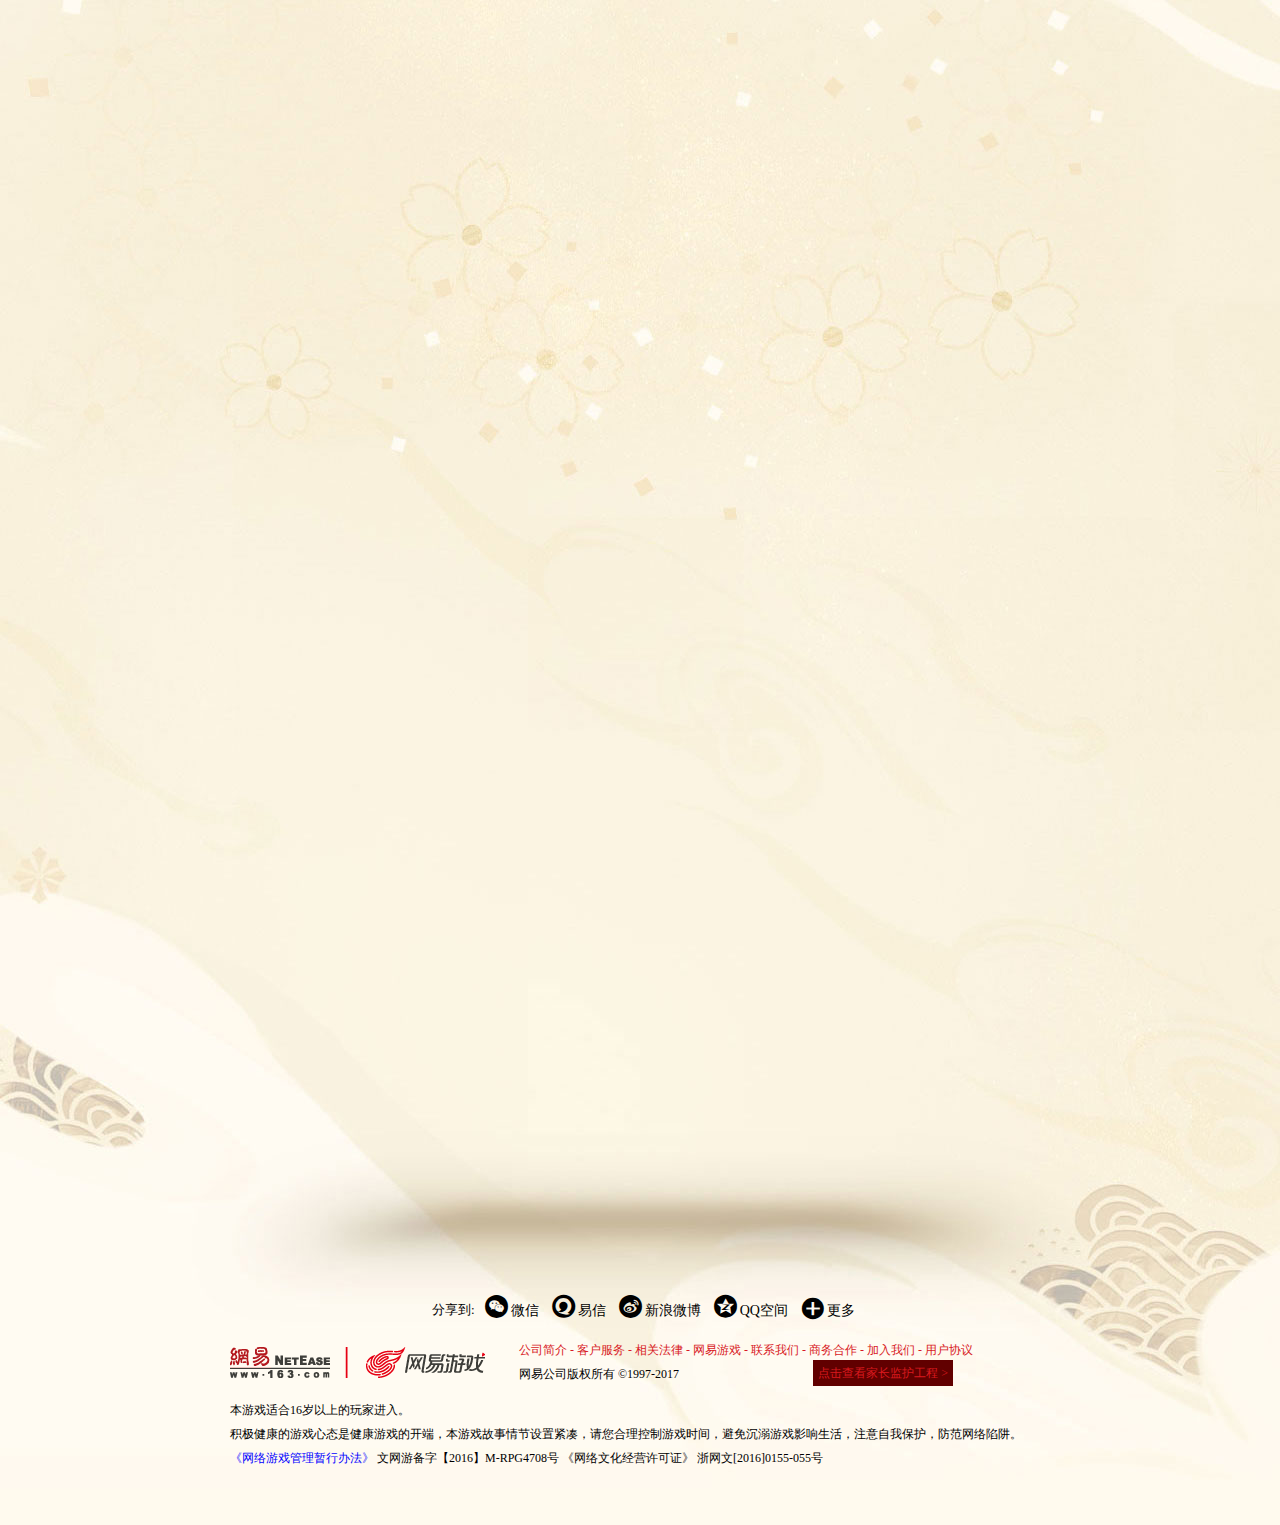
<file: start.html>
<!DOCTYPE html>
<html lang="en">
<head>
    <meta charset="UTF-8" />
    <meta http-equiv="X-UA-Compatible" content="IE=edge,chrome=1" />
    <meta name="viewport" content="width=device-width, user-scalable=no, initial-scale=1.0, maximum-scale=1.0, minimum-scale=1.0" />
    <title>《阴阳师》手游官网_夏日花火会</title>
    <link rel="shortcut icon" type="text/css" href="favicon.ico" />
    <link rel="stylesheet" type="text/css" href="css/base.css" />
    <link rel="stylesheet" type="text/css" href="css/start.css" />
    <script src="js/jquery-1.11.1.min.js" type="text/javascript"></script>
    <script src="js/skrollr.min.js" type="text/javascript"></script>
    <script src="js/jquery-yys-slider.js" type="text/javascript"></script>
    <script src="js/start.js" type="text/javascript"></script>
</head>
<body>
    <!--[if lt IE 9]>
        <div style="position:relative;z-index:99;width:100%;height:50px;background:#ffffe9;color:#1e5494;border-bottom:1px solid #e6e6c6;text-align:center;line-height:50px;font-size:12px;">您使用的浏览器版本过低，可能会影响到您浏览本网页，建议您升级您的浏览器。</div>
    <![endif]-->
    <div class="container"><!--页面盒子-->
<!-- 顶部     -->
        <div class="topBar">
            <div class="topBar_w">
                <a href="javascript:;" class="topBar_logo"></a>
                <div class="topBar_news">
                    <span href="javascript:;">
                        <img src="images/news.jpg" alt=""/>
                    </span>
                    <a href="javascript:;" class="topBar_news_b">
                        <img src="images/news_b.jpg" alt="" />
                    </a>
                </div>
                <div class="register">
                    <a href="register.html" target="_blank">注册帐号</a>
                    <a href="javascript:;">安卓充值</a>
                </div>
                <div class="topBar_list">
                    <span>网易游戏全目录<em><i></i></em></span>
                    <div class="topBar_table">
                        <ul class="tt_Ul1">
                            <li style="width:247px">
                                <b>客户端游戏</b>
                            </li>
                            <li class="tt_Li2" style="width:1012px">
                                <b>手机游戏</b>
                            </li>
                            <li style="width:147px;float:right;">
                                <b>游戏辅助</b>
                            </li>
                        </ul>
                        <ul class="tt_Ul2">
                            <li style="width:233px;">
                                <p>角色扮演</p>
                                <a href="javascript:;">
                                    <i class='game_1st'>梦幻西游电脑版</i>
                                </a>
                                <a href="javascript:;">
                                    <i class='game_hot'>天下3</i>
                                </a>
                                <a href="javascript:;">
                                    <i class='game_hot'>大话2经典版</i>
                                </a>
                                <a href="javascript:;">
                                    <i class='game_new'>天谕</i>
                                </a>
                                <a href="javascript:;">大话2免费版</a>
                                <a href="javascript:;">
                                    <i class='game_new'>西楚霸王</i>
                                </a>
                                <a href="javascript:;">新大话3经典版</a>
                                <a href="javascript:;">
                                    <i class='game_new'>新倩女幽魂</i>
                                </a>
                                <a href="javascript:;">新大话3免费版</a>
                                <a href="javascript:;">
                                    <i class='game_new'>泰亚史诗</i>
                                </a>
                                <a href="javascript:;">镇魔曲</a>
                                <a href="javascript:;">大唐无双</a>
                                <a href="javascript:;">
                                    <i class='game_new'>龙魂时刻</i>
                                </a>
                                <a href="javascript:;">武魂2</a>
                                <a href="javascript:;">精灵传说</a>
                                <a href="javascript:;">斩魂</a>
                                <a href="javascript:;">新飞飞</a>
                                <a href="javascript:;">魔兽世界</a>
                                <a href="javascript:;">暗黑破坏神3</a>
                                <p style="margin-top:2px">竞技/休闲</p>
                                <a href="javascript:;">
                                    <i class='game_new'>守望先锋</i>
                                </a>
                                <a href="javascript:;">
                                    <i class='game_new'>突击英雄</i>
                                </a>
                                <a href="javascript:;">
                                    <i class='game_new'>夺宝联盟</i>
                                </a>
                                <a href="javascript:;">
                                    <i class='game_new'>无尽战区</i>
                                </a>
                                <a href="javascript:;">
                                    <i class='game_new'>战意</i>
                                </a>
                                <a href="javascript:;">
                                    <i class='game_new'>秘境对决</i>
                                </a>
                                <a href="javascript:;">风暴英雄</a>
                                <a href="javascript:;">星际争霸Ⅱ</a>
                                <a href="javascript:;">英雄三国</a>
                                <a href="javascript:;">炉石传说</a>
                            </li>
                            <li class="tt_hot" style="width:143px;">
                                <p>热门推荐</p>
                                <a href="javascript:;">
                                    <i class='game_hot'>梦幻西游手游</i>
                                </a>
                                <a href="javascript:;">
                                    <i class='game_hot'>大话西游手游</i>
                                </a>
                                <a href="javascript:;">
                                    <i class='game_hot'>倩女幽魂手游</i>
                                </a>
                                <a href="javascript:;">
                                    <i class='game_hot'>阴阳师</i>
                                </a>
                                <a href="javascript:;">
                                    <i class='game_hot'>率土之滨</i>
                                </a>
                                <a href="javascript:;">
                                    <i class='game_hot'>Raven：掠夺者</i>
                                </a>
                                <a href="javascript:;">
                                    <i class='game_hot'>大唐无双唯美版</i>
                                </a>
                                <a href="javascript:;">
                                    <i class='game_hot'>乱斗西游2</i>
                                </a>
                                <a href="javascript:;">
                                    <i class='game_hot'>梦幻西游无双2</i>
                                </a>
                                <a href="javascript:;">功夫熊猫3手游</a>
                                <a href="javascript:;">西游神魔决</a>
                                <a href="javascript:;">时空之刃</a>
                                <a href="javascript:;">梦想星城</a>
                                <a href="javascript:;">乖离性百万亚瑟王</a>
                                <a href="javascript:;">有杀气童话</a>
                            </li>
                            <li class="tt_news" style="width:676px;">
                                <p>新品推荐</p>
                                <div class="tnews_box">
                                    <div class="tnews_box1">
                                        <a href="javascript:;">
                                            <i class='game_new'>天下手游</i>
                                        </a>
                                        <a href="javascript:;">
                                            <i class='game_new'>我的世界Minecraft</i>
                                        </a>
                                        <a href="javascript:;">
                                            <i class='game_new'>终结者2官方手游</i>
                                        </a>
                                        <a href="javascript:;">
                                            <i class='game_new'>秘宝猎人</i>
                                        </a>
                                        <a href="javascript:;">
                                            <i class='game_new'>坦克世界闪击战</i>
                                        </a>
                                        <a href="javascript:;">
                                            <i class='game_new'>天启联盟</i>
                                        </a>
                                        <a href="javascript:;">
                                            <i class='game_new'>叛逆性百万亚瑟王</i>
                                        </a>
                                        <a href="javascript:;">
                                            <i class='game_new'>元气战姬学院</i>
                                        </a>
                                        <a href="javascript:;">
                                            <i class='game_new'>萌王EX</i>
                                        </a>
                                        <a href="javascript:;">
                                            <i class='game_new'>泰坦黎明</i>
                                        </a>
                                        <a href="javascript:;">
                                            <i class='game_new'>初音速</i>
                                        </a>
                                        <a href="javascript:;">
                                            <i class='game_new'>战国志</i>
                                        </a>
                                        <a href="javascript:;">
                                            <i class='game_new'>飞刀又见飞刀</i>
                                        </a>
                                        <a href="javascript:;">
                                            <i class='game_new'>玩具大乱斗</i>
                                        </a>
                                        <a href="javascript:;">
                                            <i class='game_new'>边境之旅</i>
                                        </a>
                                        <a href="javascript:;">猎魂觉醒</a>
                                    </div>
                                    <div class="tnews_box2">
                                        <a href="javascript:;">
                                            <i class='game_new'>镇魔曲手游</i>
                                        </a>
                                        <a href="javascript:;">
                                            <i class='game_new'>秘境对决</i>
                                        </a>
                                        <a href="javascript:;">
                                            <i class='game_new'>魔法禁书目录</i>
                                        </a>
                                        <a href="javascript:;">
                                            <i class='game_new'>三国如龙传</i>
                                        </a>
                                        <a href="javascript:;">
                                            <i class='game_new'>迷雾世界</i>
                                        </a>
                                        <a href="javascript:;">
                                            <i class='game_new'>光明大陆</i>
                                        </a>
                                        <a href="javascript:;">
                                            <i class='game_new'>荆棘王座</i>
                                        </a>
                                        <a href="javascript:;">
                                            <i class='game_new'>重装突击</i>
                                        </a>
                                        <a href="javascript:;">
                                            <i class='game_new'>坦克连</i>
                                        </a>
                                        <a href="javascript:;">
                                            <i class='game_new'>天骄铁骑</i>
                                        </a>
                                        <a href="javascript:;">
                                            <i class='game_new'>汉王纷争</i>
                                        </a>
                                        <a href="javascript:;">
                                            <i class='game_new'>第五人格</i>
                                        </a>
                                        <a href="javascript:;">
                                            <i class='game_new'>永远的7日之都</i>
                                        </a>
                                        <a href="javascript:;">
                                            <i class='game_new'>楚留香</i>
                                        </a>
                                        <a href="javascript:;">
                                            <i class='game_new'>流星蝴蝶剑</i>
                                        </a>
                                        <a href="javascript:;">大话西游热血版</a>
                                    </div>
                                    <div class="tnews_box3">
                                        <a href="javascript:;">大航海之路</a>
                                        <a href="javascript:;">神都夜行录</a>
                                        <a href="javascript:;">三少爷的剑</a>
                                        <a href="javascript:;">我守护的一切</a>
                                        <a href="javascript:;">劲舞团</a>
                                        <a href="javascript:;">潮人篮球</a>
                                        <a href="javascript:;">永恒文明</a>
                                        <a href="javascript:;">魂之幻影</a>
                                        <a href="javascript:;">大唐游仙记</a>
                                        <a href="javascript:;">大富翁9</a>
                                        <a href="javascript:;">无尽战区·觉醒</a>
                                        <a href="javascript:;">无限战争</a>
                                        <a href="javascript:;">格罗亚传奇</a>
                                        <a href="javascript:;">倩女幽魂录</a>
                                        <a href="javascript:;">花语月</a>
                                        <a href="javascript:;">惊梦</a>
                                    </div>
                                    <div class="tnews_box3">
                                        <a href="javascript:;">黑暗启元</a>
                                        <a href="javascript:;">伏魔咒</a>
                                        <a href="javascript:;">天下HD</a>
                                        <a href="javascript:;">天下X天下</a>
                                        <a href="javascript:;">异次元战姬</a>
                                        <a href="javascript:;">永恒边境</a>
                                        <a href="javascript:;">钢铁黎明</a>
                                        <a href="javascript:;">无尽神域</a>
                                        <a href="javascript:;">勇士x勇士</a>
                                        <a href="javascript:;">斩魂手游版</a>
                                        <a href="javascript:;">星际总动员</a>
                                        <a href="javascript:;">魔天记</a>
                                        <a href="javascript:;">雨血：影之刃</a>
                                        <a href="javascript:;">弹弹猴</a>
                                        <a href="javascript:;">圣灵觉醒</a>
                                        <a href="javascript:;">狩猎纪元</a>
                                    </div>
                                    <div class="tnews_box3">
                                        <a href="javascript:;">蛋糕物语</a>
                                        <a href="javascript:;">忍者必须死2</a>
                                        <a href="javascript:;">神魔劫</a>
                                        <a href="javascript:;">火拼萌萌消</a>
                                        <a href="javascript:;">超能动物联盟</a>
                                        <a href="javascript:;">将临天下</a>
                                        <a href="javascript:;">绝代双骄</a>
                                        <a href="javascript:;">小李飞刀</a>
                                        <a href="javascript:;">我朝有马</a>
                                        <a href="javascript:;">口袋侏罗纪</a>
                                        <a href="javascript:;">无限幻斗</a>
                                        <a href="javascript:;">烽火王师</a>
                                        <a href="javascript:;">迷你西游</a>
                                        <a href="javascript:;">来自星星的你</a>
                                        <a href="javascript:;">主公莫慌</a>
                                        <a href="javascript:;">实况俱乐部</a>
                                    </div>
                                    <div class="tnews_box3">
                                        <a href="javascript:;">童话大冒险</a>
                                        <a href="javascript:;">暴走骑士团</a>
                                        <a href="javascript:;">小时代官方游戏</a>
                                        <a href="javascript:;">妖刀少女异闻录</a>
                                        <a href="javascript:;">猫和老鼠官方手游</a>
                                        <a href="javascript:;">功夫熊猫官方手游</a>
                                    </div>
                                </div>
                                <em class="tnews_btn">更多热门手游</em>
                            </li>
                            <li style="width:134px;border-right:0;float:right">
                                <a href="javascript:;">
                                    <i class='game_hot'>游品位</i>
                                </a>
                                <a href="javascript:;">
                                    <i class='game_hot'>网易MuMu</i>
                                </a>
                                <a href="javascript:;">网易游戏印象</a>
                                <a href="javascript:;">网易游戏平台</a>
                                <a href="javascript:;">
                                    <i class='game_new'>游戏论坛app</i>
                                </a>
                                <a href="javascript:;">手机将军令</a>
                                <a href="javascript:;">将军令</a>
                                <a href="javascript:;">游戏知道</a>
                                <a href="javascript:;">藏宝阁</a>
                                <a href="javascript:;">网易CC</a>
                                <a href="javascript:;">客服中心</a>
                                <a href="javascript:;">自助百宝箱</a>
                                <a href="javascript:;">网易UU加速器</a>
                                <a href="javascript:;" class="game_logo">网易游戏</a>
                            </li>
                        </ul>
                    </div>
                </div>
                <div class="topBar_right">
                    <ul>
                        <li><a href="javascript:;">安卓充值9.8折</a></li>
                        <li><a href="javascript:;">领取网易严选宝箱</a></li>
                        <li><a href="javascript:;">安卓充值9.8折</a></li>
                    </ul>
                </div>
            </div>
        </div>
<!-- 顶部end -->
<!-- 标志栏 -->
        <div class="topIcon" data-0="position:relative;" data-55="position:fixed;">
            <a href="index.html" target="_blank" class="icon_yys">
                <img src="images/yys.png" alt="" style="width:100%;" />
            </a>
            <a href="index.html" target="_blank" class="icon_logo"></a>
            <a href="index.html" target="_blank" class="icon_enter"></a>
        </div>
<!-- 标志栏end -->
<!-- 背景图 -->
        <div class="backdrop" data-0="position:relative;opacity:1;filter:alpha(opacity:100)" data-55="position:fixed;" data-1100="opacity:0;filter:alpha(opacity:0)">
            <ul>
                <img src="images/backdrop.jpg" alt="" class="back_bg" />
                <li class="back_pics">
                    <div class="pics_summers">
                        <img src="images/summer.png" alt="" class="summer" />
                        <img src="images/summer_728.png" alt="" class="summers" />
                    </div>
                    <div class="back_download">
                        <div class="download_aa">
                            <a href="javascript:;" class="download_app"></a>
                            <a href="javascript:;" class="download_an"></a>
                        </div>
                        <div class="back_code">
                            <div class="twocode">
                                <img src="images/code.png" style="width:100%;" alt="" />
                            </div>
                            <div class="code_line"></div>
                            <!-- <img src="images/line.png" class="code_line" alt="" /> img标签鼠标经过会触发运动-->
                            <img src="images/scanfont.png" class="code_sfont" alt="" />
                        </div>
                    </div>
                </li>
            </ul>
        </div>
<!-- 背景图end -->
<!-- 内容 -->
        <div class="content"><!--版心-->
            <div class="wave">
                <div class="wave1">
                    <img src="images/wave_1.png" style="left:0;" alt="" />
                    <img src="images/wave_1.png" style="left:1284px;" alt="" />
                    <img src="images/wave_1.png" style="left:2568px;" alt="" />
                </div>
                <div class="wave2">
                    <img src="images/wave_2.png" style="left:0;" alt="" />
                    <img src="images/wave_2.png" style="left:1284px;" alt="" />
                    <img src="images/wave_2.png" style="left:2568px;" alt="" />
                </div>
                <div class="wave3">
                    <img src="images/wave_3.png" style="left:0;" alt="" />
                    <img src="images/wave_3.png" style="left:1284px;" lt="" />
                    <img src="images/wave_3.png" style="left:2568px;" alt="" />
                </div>
            </div>
            <div class="newinfo">
                <img src="images/newinfo.png" class="info_font" alt="" />
<!-- 情报详情 -->
                <ul class="newinfo_list">
                    <li class="item1">
                        <img src="images/sd.png" alt="" class="item_title" />
                        <img src="images/sd1.png" alt="" class="item_char" />
                    </li>
                    <li class="item2">
                        <img src="images/yj.png" alt="" class="item_title" />
                        <img src="images/yj1.png" alt="" class="item_char" />
                    </li>
                    <li class="item3">
                        <img src="images/dc.png" alt="" class="item_title" />
                        <img src="images/dc1.png" alt="" class="item_char" />
                    </li>
                    <li class="item4">
                        <img src="images/xm.png" alt="" class="item_title" />
                        <img src="images/xm1.png" alt="" class="item_char" />
                    </li>
                    <li class="item5">
                        <img src="images/jd.png" alt="" class="item_title" />
                        <img src="images/jd1.png" alt="" class="item_char" />
                    </li>
                    <li class="item6">
                        <img src="images/xx.png" alt="" class="item_title" />
                        <img src="images/xx1.png" alt="" class="item_char" />
                    </li>
                </ul>
<!-- 情报详情end -->
<!-- 轮播 -->
                <div class="feature">
                    <img src="images/feature.png" class="fea_font" alt="" />
                    <div class="outer_wrap">
                        <div class="gallery_container" style="height:582px">
                            <div class="threeD_gallery_item front_side">
                                <img src="images/banner-0.jpg">
                                <div class="line-t"></div>
                                <div class="line-r"></div>
                                <div class="line-b"></div>
                                <div class="line-l"></div>
                            </div>
                            <div class="threeD_gallery_item gallery_right_middle">
                                <img src="images/banner-1.jpg">
                                <div class="line-t"></div>
                                <div class="line-r"></div>
                                <div class="line-b"></div>
                                <div class="line-l"></div>
                            </div>
                            <div class="threeD_gallery_item gallery_out">
                                <img src="images/banner-2.jpg">
                                <div class="line-t"></div>
                                <div class="line-r"></div>
                                <div class="line-b"></div>
                                <div class="line-l"></div>
                            </div>
                            <div class="threeD_gallery_item gallery_out">
                                <img src="images/banner-3.jpg">
                                <div class="line-t"></div>
                                <div class="line-r"></div>
                                <div class="line-b"></div>
                                <div class="line-l"></div>
                            </div>
                            <div class="threeD_gallery_item gallery_left_middle">
                                <img src="images/banner-4.jpg">
                                <div class="line-t"></div>
                                <div class="line-r"></div>
                                <div class="line-b"></div>
                                <div class="line-l"></div>
                            </div>
                        </div>
                        <a class="prev" href="javascript:;"></a>
                        <i class="prev"></i>
                        <a class="next" href="javascript:;"></a>
                        <i class="next"></i>
                    </div>
                </div>
<!-- 轮播end -->
<!-- 页尾 -->
                <div class="footer">
                    <div class="share">
                        <ul>
                            <li>
                                <span class="share_txt">分享到:</span>
                            </li>
                            <li>
                                <a href="javascript:;">
                                    <i class="iconfont">&#xe624;</i>
                                    <em>微信</em>
                                </a>
                            </li>
                            <li>
                                <a href="javascript:;">
                                    <i class="iconfont">&#xe501;</i>
                                    <em>易信</em>
                                </a>
                            </li>
                            <li>
                                <a href="javascript:;">
                                    <i class="iconfont">&#xe666;</i>
                                    <em>新浪微博</em>
                                </a>
                            </li>
                            <li>
                                <a href="javascript:;">
                                    <i class="iconfont">&#xe68f;</i>
                                    <em>QQ空间</em>
                                </a>
                            </li>
                            <li>
                                <a href="javascript:;">
                                    <i class="iconfont">&#xe606;</i>
                                    <em>更多</em>
                                </a>
                            </li>
                        </ul>
                    </div>
                    <div class="copyRight">
                        <div class="copy_box">
                            <div class="boxOne">
                                <span class="boxOne_left">
                                    <a href="javascript:;">
                                        <img src="images/netease.1.png" alt="" />
                                    </a>
                                    <a href="javascript:;">
                                        <img src="images/nie.1.png" alt="" />
                                    </a>
                                </span>
                                <span class="boxOne_right">
                                    <s style="display:block;color:#d8191e;">
                                        <a href="javascript:;">公司简介</a> -
                                        <a href="javascript:;">客户服务</a> -
                                        <a href="javascript:;">相关法律</a> -
                                        <a href="javascript:;">网易游戏</a> -
                                        <a href="javascript:;">联系我们</a> -
                                        <a href="javascript:;">商务合作</a> -
                                        <a href="javascript:;">加入我们</a> -
                                        <a href="javascript:;">用户协议</a>
                                    </s>
                                    <s style="display:block;height:28px;line-height:28px;">
                                        网易公司版权所有 ©1997-2017
                                        <a href="javascript:;" class="custody">
                                            点击查看家长监护工程 > 
                                        </a> 
                                    </s>
                                </span>
                            </div>
                            <div class="boxtwo">
                                <p>本游戏适合16岁以上的玩家进入。</p>
                                <p>积极健康的游戏心态是健康游戏的开端，本游戏故事情节设置紧凑，请您合理控制游戏时间，避免沉溺游戏影响生活，注意自我保护，防范网络陷阱。</p>
                                <a href="javascript:;">《网络游戏管理暂行办法》</a>
                                <span>文网游备字【2016】M-RPG4708号</span>
                                <span>《网络文化经营许可证》</span>
                                <span>浙网文[2016]0155-055号</span>
                            </div>
                        </div>
                    </div>
                </div>
<!-- 页尾end -->
            </div>
        </div>
    </div>
    <script type="text/javascript">
       $(function(){
        $('.outer_wrap').gallery_slider({imgNum: 5});
    }) 
    </script>
    
</body>
</html>
</file>
<file: css/base.css>
@charset "utf-8";

html, body, ul, li, ol, dl, dd, dt, p, h1, h2, h3, h4, h5, h6, form, fieldset, legend, img { margin:0; padding:0; }
fieldset, img,input,button { border:none; padding:0;margin:0;outline-style:none; }
ul, ol, li { list-style:none; }
input { padding-top:0; padding-bottom:0; font-family: "Microsoft Yahei",tahoma,arial,"Hiragino Sans GB";}
select, input { vertical-align:middle;}  /*垂直对齐方式*/
select, input, textarea { font-size:12px; margin:0; }
textarea { resize:none; } 
/*img {border:0;  vertical-align:middle; }  */
table { border-collapse:collapse; }
body {
    font:12px/1.5 "Microsoft Yahei",tahoma,arial,"Hiragino Sans GB";
}
@font-face {
  font-family: 'iconfont';
  src: url('../font.iconfont.eot');
  src: url('../font/iconfont.eot?#iefix') format('embedded-opentype'),
  url('../font/iconfont.woff') format('woff'),
  url('../font/iconfont.ttf') format('truetype'),
  url('../font/iconfont.svg#iconfont') format('svg');
}
.iconfont{
    font-family:"iconfont";
}
.clearfix:before,.clearfix:after {
    content:"";
    display:table;
}
.clearfix:after{clear:both;}
.clearfix{
    *zoom:1;/*IE/7/6*/
}
a {color:#333; text-decoration:none; }
/*a:hover{color:#bc2e2e;}*/
h1,h2,h3,h4,h5,h6 {text-decoration:none;font-weight:normal;font-size:100%;}
s,i,em,u{font-style:normal;text-decoration:none;}
.col-red{color: #bc2e2e!important;}
.col-yel{color: #c1831c!important;}
/*::-moz-placeholder { color: #bbbbbb; }
::-webkit-input-placeholder { color:#bbbbbb; }
:-ms-input-placeholder { color:#bbbbbb; }*/


/*版心盒子*/
/*.container {  
    width: 1190px;margin:0 auto;
}*/
.fl {
    float:left;
}
.fr {
    float:right;
}
.flml {
    float: left;
    margin-left: 28px;
}
.frmr {
    float: right;
    margin-right: 28px;
}
.al {
    text-align:left;
}
.ac {
    text-align:center;
}
.ar {
    text-align:right;
}
.hide {
    display:none;
}
.mt10 {
    margin-top: 10px!important;
}

.mr10 {
    margin-right: 10px!important;
}
.mr8{
    margin-right: 8px!important;
}
.mr5{
    margin-right: 5px!important;
}
.mr2{
    margin-right: 5px!important;
}

.mb10 {
    margin-bottom: 10px!important;
}
.mt60 {
    margin-top: 60px!important;
}
.mt10 {
    margin-top: 10px!important;
}
.mt5 {
    margin-top: 5px!important;
}
.ml10 {
    margin-left: 10px!important;
}
.ml-4 {
    margin-left: -4px!important;
}
.pr15 {
    padding-right: 15px!important;
}
.fs12 {
    font-size: 12px!important;
}
.fs17 {
    font-size: 17px!important;
}
.ti1 {
    text-indent: 1em;
}
</file>
<file: css/index.css>
/* 
* @Author: anchen
* @Date:   2017-08-13 21:12:41
* @Last Modified by:   anchen
* @Last Modified time: 2017-08-31 01:40:23
*/
html,body {
    width: 100%;
    min-width: 1400px;
}
/*顶部*/
.topBar {
    height: 55px;
    background: #fbfbfb no-repeat;
    min-width: 1000px;
    line-height: 24px;
    position: relative;
    z-index: 9999;
}
.topBar_w {
    width: 1000px;
    margin: auto;
    position: relative;
    z-index: 9999;
}
.topBar_logo {
    width: 133px;
    height: 44px;
    background:url(../images/logo.png) no-repeat;
    display: inline-block;
    position: relative;
    z-index: 13;
    margin-bottom: 6px;
}
.topBar_news {
    display: inline-block;
    width: 420px;
    height: 55px;
    z-index: 13;
    padding-left: 10px;
    position: relative;
}
.topBar_news_b {
    display: none;
    position: absolute;
    left: -143px;
    top: 55px;
    width: 960px;
    height: 250px;
    box-shadow: 0 2px 4px rgba(0, 0, 0, 0.2);
    z-index: 2;
}
.register {
    display: inline-block;
    width: 536px;
    z-index: 12;
    text-align: right;
    position: absolute;
    right: 230px;
}
.register a {
    display: inline-block;
    height: 52px;
    line-height: 52px;
    padding:0 12px;
    -webkit-transition:background 0.33s ease-in-out 0s;
       -moz-transition:background 0.33s ease-in-out 0s;
        -ms-transition:background 0.33s ease-in-out 0s;
         -o-transition:background 0.33s ease-in-out 0s;
            transition:background 0.33s ease-in-out 0s;
}
.register a:hover,.topBar_list span:hover,.topBar_right ul li a:hover {
    background-color: #f3f3f3;
    background-image: -webkit-linear-gradient(center top,#f3f3f3 0px, #fefefe 52px);
    background-image: -moz-linear-gradient(center top,#f3f3f3 0px, #fefefe 52px);
    background-image: -ms-linear-gradient(center top,#f3f3f3 0px, #fefefe 52px);
    background-image: -o-linear-gradient(center top,#f3f3f3 0px, #fefefe 52px);
    background-image: linear-gradient(center top,#f3f3f3 0px, #fefefe 52px);
    border-bottom: 3px solid #bc2e2e;
    color: #bc2e2e;
}
.topBar_list {
    display: inline-block;
    width: 1260px;
    height: 55px;
    position: absolute;
    right: 0;
    top: 0;
    color: #999;
    z-index: 7;
    opacity: 0.95;
}
.topBar_list span {
    display: inline-block;
    width: 108px;
    height: 25px;
    line-height: 22px;
    position: absolute;
    right: 106px;
    color: #bc2e2e;
    z-index: 20;
    padding: 15px 0 12px 15px;
    -webkit-transition:background 0.33s ease-in-out 0s;
       -moz-transition:background 0.33s ease-in-out 0s;
        -ms-transition:background 0.33s ease-in-out 0s;
         -o-transition:background 0.33s ease-in-out 0s;
            transition:background 0.33s ease-in-out 0s;
}
.topBar_list span em {
    display: inline-block;
    width: 16px;
    height: 16px;
    position: relative;
    top: 4px;
}
.topBar_list span i {
    display: inline-block;
    width: 9px;
    height: 4px;
    line-height: 4px;
    margin: 0 0 6px 8px;
    background: url(../images/sprite.png) no-repeat -103px -101px;
}
.topBar_table {
    display: none;
    height: 0;
    width: 100%;
    position: absolute;
    left: 0;
    top: 55px;
    margin: 0;
    border-top: 1px solid #ececec;
    border-collapse: collapse;
    overflow: hidden;
    background: #fdfefe no-repeat;
    transition: height .33s ease 0s;
}
.topBar_table a {
    display: inline-block;
    font-weight: 400;
    line-height: 24px;
    margin-left: 6px;
    width: 105px;
    color: #626262;
}
.topBar_table a:hover {
    color: #bc2e2e;
}
.topBar_table a i {
    display: block;
    font-weight: 400;
    line-height: 24px;
}
.tt_Ul1 {
    position: relative;
    width: 100%;
}
.tt_Ul1 li {
    border-right: 1px solid #eee;
    float: left;
    vertical-align: top;
}
.tt_Li2 {
    position: absolute;
    left: 248px;
}
.tt_Ul1 b {
    width: 100%;
    height: 39px;
    line-height: 39px;
    display: block;
    background: #f7f7f8 no-repeat;
    overflow: hidden;
    text-indent: 20px;
    font-size: 14px;
    color: #bc2e2e;
}
.tt_Ul2 {
    width: 100%;
    height: 435px;
    overflow: hidden;
}
.tt_Ul2 li {
    float: left;
    height: 415px;
    padding: 10px 0 0 14px;
    overflow: hidden;
    background: #fdfefe no-repeat;
    border-right: 1px solid #eee;
}
.tt_Ul2 li p {
    font-weight: 700;
    line-height: 24px;
    margin: 0 0 4px 6px;
    padding: 0;
    color: #626262;
}
.tt_hot {
    position: absolute;
    left: 263px;
    top: 39px;
}
.tt_hot a {
    width: 125px;
}
.tt_news {
    position: absolute;
    left: 421px;
    top: 39px;
}
.tt_hot,.tt_news,.tt_Li2 {
    -webkit-transition: all 0.3s ease-out 0s;
       -moz-transition: all 0.3s ease-out 0s;
        -ms-transition: all 0.3s ease-out 0s;
         -o-transition: all 0.3s ease-out 0s;
            transition: all 0.3s ease-out 0s;
}
.tnews_box1 {
    float: left;
    width: 133px;
    margin-right: 8px;
}
.tnews_box1 a {
    width: 125px;
}
.tnews_box2 {
    float: left;
    width: 106px;
    margin-right: 8px;
}
.tnews_box2 a {
    width: 105px;
}
.tnews_box3 {
    float: left;
    width: 90px;
    margin-right: 8px;
}
.tnews_box3 a {
    width: 82px;
}
.game_1st {
    background: url(../images/sprite.png) no-repeat right -267px;
}
.game_hot {
    background: url(../images/sprite.png) no-repeat right -144px;
}
.game_new {
    background: url(../images/sprite.png) no-repeat right -206px;
}
.game_logo {
    background: url(../images/sprite.png) no-repeat 0 -338px;
    height: 18px;
    line-height: 18px!important;
    text-indent: 25px;
    color: #be3030!important;
}
.tnews_btn {
    width: 20px;
    height: 95px;
    line-height: 14px;
    position: absolute;
    right: 0;
    top: 124px;
    padding: 7px 0 0 10px;
    background: #bc2e2e no-repeat;
    border-top-left-radius: 2px;
    border-bottom-left-radius: 2px;
    color: #fff;
    cursor: pointer;
}
.tnews_btn1 {
    width:21px;
    height: 20px;
    line-height: 18px;
    padding: 2px 0 2px 4px;
    right: 9px;
    top: 163px;
    border-radius: 2px;
    background: #bc2e2e no-repeat;
    display: block;
    position: absolute;
    color: #fff;
    cursor:pointer;
}
.tnews_btn:hover,.tnews_btn1:hover {
    opacity: 0.8;
}
.shadow {
    box-shadow: -2px 0 1px #eee;
    -webkit-transition: all .3s ease-out 0s;
       -moz-transition: all .3s ease-out 0s;
        -ms-transition: all .3s ease-out 0s;
         -o-transition: all .3s ease-out 0s;
            transition: all .3s ease-out 0s;
}
.topBar_right {
    display: block;
    width: 106px;
    height: 55px;
    position: absolute;
    right: 0;
    top: 0;
    z-index: 9;
    overflow: hidden;
}
.topBar_right ul {
    width: 100%;
    height: 55px;
    position: absolute;
    right: 0;
    top: 0;
}
.topBar_right ul li a {
    float: left;
    width: 100%;
    height: 52px;
    text-align: center;
    line-height: 52px;
    padding: 0 2px;
    color: #333;
    -webkit-transition:all 0.5s ease-in-out 0s;
       -moz-transition:all 0.5s ease-in-out 0s;
        -ms-transition:all 0.5s ease-in-out 0s;
         -o-transition:all 0.5s ease-in-out 0s;
            transition:all 0.5s ease-in-out 0s;
}

/*主体*/
.container{
    width: 100%;
    max-width: 1920px;
    position: relative;
    margin: 0 auto;
    overflow: hidden;
    background: url(../images/index_bg.jpg) no-repeat top center;
}
/*导航*/
.nav {
    width: 100%;
    height: 100px;
    min-width: 1200px;
    position: absolute;
    margin: 0 auto;
    z-index: 20;
    -webkit-transition: all .5s ease;
       -moz-transition: all .5s ease;
        -ms-transition: all .5s ease;
         -o-transition: all .5s ease;
            transition: all .5s ease;
}
.nav_fixd {
    position: fixed;
    left: 0;
    top: 0;
    background: rgba(255,255,255,.9);
}
.nav_left {
    float: left;
    padding: 13px 0 0 15px;
    opacity: 0;
    filter: alpha(opacity:0);
    -webkit-transition: all .5s ease;
       -moz-transition: all .5s ease;
        -ms-transition: all .5s ease;
         -o-transition: all .5s ease;
            transition: all .5s ease;
}
.nav_current {
    opacity: 1!important;
    filter: alpha(opacity:100);
}
.nav_left p {
    float: left;
    width: 16px;
    font-size: 16px;
    line-height: 16px;
    margin-top: 3px;
}
.nav_left img {
    float: left;
    width: 74px;
    height: 74px;
    margin-left: 10px;
    cursor: pointer;
}
.nav_left a {
    float: left;
    height: 72px;
    border-left: 1px solid #ccc;
    margin-left: 15px;
}
.nav_left span {
    float: left;
    width: 73px;
    height: 73px;
    margin-left: 15px;
    background: url(../images/index.png) no-repeat -759px -608px;
}
.name {
    float: left;
    margin-left: 14px;
    margin-top: -1px;
}
.name h1 {
    color: #333;
    font-size: 32px;
    font-weight: 700;
}
.name h2 {
    color: #333;
    font-size: 16px;
    margin-top: -3px;
}
.nav_right {
    float: right;
    margin-right: 15px;
    padding-top: 35px;
}
.nav_right > li {
    float: left;
    width: 118px;
    height: 65px;
    /*position: relative;*/
}
.xxhd,.ssl,.zjl {
    display: none;
}
.nav_right > li > a {
    display: inline-block;
    width: 100px;
    height: 100%;
    line-height: 35px;
    text-align: center;
    font-size: 16px;
    color: #fff;
    -webkit-transition: all .5s;
       -moz-transition: all .5s;
        -ms-transition: all .5s;
         -o-transition: all .5s;
            transition: all .5s;
}
.nav_right > li a:hover {
    color: #cc4336;
}
.nav_right > li a:hover .arrow{
    opacity: 1;
}
.nav_right >li > span {
    display: inline-block;
    /*float: right;*/
    position: absolute;
    /*top: 8px;*/
    /*right: 0;*/
    width: 15px;
    height: 24px;
    margin-top: 8px;
    background: url(../images/index.png) no-repeat -1689px -224px;
}
.arrow {
    display: inline-block;
    width: 0;
    height: 0;
    position: absolute;
    /*left: 50%;*/
    bottom: 0;
    border-bottom: 10px solid #e1ebeb;
    border-right: 10px solid transparent;
    border-left: 10px solid transparent;
    margin-left: -60px;
    opacity: 0;
    -webkit-transition: all .5s ease;
       -moz-transition: all .5s ease;
        -ms-transition: all .5s ease;
         -o-transition: all .5s ease;
            transition: all .5s ease;
}
.qd_list {
    width: 100%;
    height: 0;
    position: absolute;
    right: 0;
    top: 100px;
    background: #e1ebeb;
    overflow: hidden;
    -webkit-transition: all .5s ease;
       -moz-transition: all .5s ease;
        -ms-transition: all .5s ease;
         -o-transition: all .5s ease;
            transition: all .5s ease;
}
.qd_list_box {
    width: 100%;
    position: absolute;
    left: 0;
    top: 0;
    padding-top: 33px;
}
.qq_group {
    float: right;
    width: 320px;
    height: 104px;
    border-left: 1px solid #c8d0d0;
    padding-left: 50px;
}
.qd_list_box .qq_group ul {
    margin-bottom: 10px;
}
.qd_list_box .qq_group ul > li {
    float: left;
    width: 153px;
    line-height: 25px;
    color: #666;
}
.qd_list_box .qq_group p {
    font-size: 14px;
    text-align: center;
    color: #666;
}
.official_wx,.official_wb,.official_bd,.official_forum {
    float: right;
    width: 222px;
    height: 104px;
    border-left: 1px solid #c8d0d0;
    position: relative;
    display: block;
    -webkit-transition: all .5s ease;
       -moz-transition: all .5s ease;
        -ms-transition: all .5s ease;
         -o-transition: all .5s ease;
            transition: all .5s ease;
    
}
.official_wx > img,.official_wb > img {
    display: block;
    width: 84px;
    height: 84px;
    border-radius: 5px;
    border: 2px solid #666;
    margin: -10px auto auto;
}
.official_wx > p,.official_wb > p,.official_bd > p,.official_forum > p {
    width: 100%;
    text-align: center;
    font-size: 16px;
    color: #666;
    position: absolute;
    bottom: 0;
    left: 0;
}
.official_bd > span,.official_forum > span {
    display: block;
    width: 81px;
    height: 68px;
    margin: auto;
    background: url(../images/index.png) no-repeat;
}
.official_bd > span {
    background-position: -983px -608px;
}
.official_forum > span {
    background-position: -832px -608px;
}
.official_bd:hover,.official_forum:hover {
    -webkit-transform: translate(0px, -15px);
       -moz-transform: translate(0px, -15px);
        -ms-transform: translate(0px, -15px);
         -o-transform: translate(0px, -15px);
            transform: translate(0px, -15px);
}
/*展示区域*/
.main_banner {
    width: 100%;
    height: 585px;
    position: relative;
}
.main_logo {
    width: 50px;
    height: 162px;
    position: absolute;
    left: 50px;
    top: 38px;
    z-index: 30;
    opacity: 1;
    filter:alpha(opacity:100);
    background: url(../images/yys.png) no-repeat;
    -webkit-transition: all .3s linear;
       -moz-transition: all .3s linear;
        -ms-transition: all .3s linear;
         -o-transition: all .3s linear;
            transition: all .3s linear;
}
.scale {
    opacity: 0;
    filter:alpha(opacity:0);
    -webkit-transform: scale(0);
       -moz-transform: scale(0);
        -ms-transform: scale(0);
         -o-transform: scale(0);
            transform: scale(0);
}
.char_show {
    width: 1200px;
    height: 100%;
    position: absolute;
    left: 50%;
    top: 0;
    margin-left: -600px;
}
.include span {
    position: absolute;
    bottom: 0px;
    -webkit-transition: all 1s ease-out;
       -moz-transition: all 1s ease-out;
        -ms-transition: all 1s ease-out;
         -o-transition: all 1s ease-out;
            transition: all 1s ease-out;
}
.char_current span,.char_show .char_next.char_current {
    opacity: 1;
    filter: alpha(opacity:100);
    -webkit-transform: translate(0px, 0px);
       -moz-transform: translate(0px, 0px);
        -ms-transform: translate(0px, 0px);
         -o-transform: translate(0px, 0px);
            transform: translate(0px, 0px);
            /*z-index: 5;*/
}
.c1 {
    opacity: 0;
    filter: alpha(opacity:0);
    -webkit-transform: translate(150px, 0);
       -moz-transform: translate(150px, 0);
        -ms-transform: translate(150px, 0);
         -o-transform: translate(150px, 0);
            transform: translate(150px, 0);
}
.c2 {
    opacity: 0;
    filter: alpha(opacity:0);
    z-index: 2;
    -webkit-transform: translate(-150px, 0);
       -moz-transform: translate(-150px, 0);
        -ms-transform: translate(-150px, 0);
         -o-transform: translate(-150px, 0);
            transform: translate(-150px, 0);
}
.char_next {
    width: 41px;
    height: 66px;
    position: absolute;
    right: 305px;
    top: 290px;
    z-index: 2;
    opacity: 0;
    filter: alpha(opacity:0);
    -webkit-transition: all .6s ease-out 1s;
       -moz-transition: all .6s ease-out 1s;
        -ms-transition: all .6s ease-out 1s;
         -o-transition: all .6s ease-out 1s;
            transition: all .6s ease-out 1s;
    -webkit-transform: translate(-30px, 0);
       -moz-transform: translate(-30px, 0);
        -ms-transform: translate(-30px, 0);
         -o-transform: translate(-30px, 0);
            transform: translate(-30px, 0);
}
.char_next i {
    display: block;
    width: 41px;
    height: 100%;
    background: url(../images/index.png) no-repeat -1640px -545px;
    -webkit-transition: all .4s ease;
       -moz-transition: all .4s ease;
        -ms-transition: all .4s ease;
         -o-transition: all .4s ease;
            transition: all .4s ease;
}
.char_next:hover i {
    -webkit-transform: scale(1.1);
       -moz-transform: scale(1.1);
        -ms-transform: scale(1.1);
         -o-transform: scale(1.1);
            transform: scale(1.1);
}
.wave {
    width: 1920px;
    height: 91px;
    position: absolute;
    left: 0;
    bottom: 0;
    z-index: 9;
}
.wave div {
    width: 100%;
    height: 100%;
    position: absolute;
    left: 0;
    top: 0;
}
.wave div img {
    display: block;
    width: 1284px;
    height: 91px;
    position: absolute;
    top: 0;
}
@keyframes move {
    0% {
        transform: translate(0px, 0px);
    }
    100% {
        transform: translate(-1284px, 0px);
    }
}
.wave1 {
    animation: 7s linear infinite move;
    z-index: 10;
}
.wave2 {
    left: -300px;
    animation: 5s linear infinite move;
}
.wave3 {
    left: -600px;
    animation: 9s linear infinite move;
}
.frog {
    width: 135px;
    height: 118px;
    position: absolute;
    left: 50%;
    bottom: 3px;
    margin-left: -535px;
    z-index: 10;
    -webkit-transition: all .3s linear;
       -moz-transition: all .3s linear;
        -ms-transition: all .3s linear;
         -o-transition: all .3s linear;
            transition: all .3s linear;
}
.frog:hover {
    opacity: 0.7;
    filter: alpha(opacity:70);
}
/*下载栏*/
.index_download {
    width: 533px;
    height: 123px;
    position: absolute;
    left: 50%;
    bottom: 0;
    margin-left: -291px;
    overflow: hidden;
    z-index: 9;
    background: #fccc00;
    border-radius: 10px;
    border-top-right-radius: 0;
    border-bottom-right-radius: 0;
    box-shadow: 0 0 7px 4px #feeb00 inset;
    /*-webkit-transition: all .6s ease;
       -moz-transition: all .6s ease;
        -ms-transition: all .6s ease;
         -o-transition: all .6s ease;
            transition: all .6s ease;*/
}
.download_box1 {
    width: 100%;
    height: 100%;
    margin:10px 0 0 10px;
}
.toright {
    float: left;
    width: 22px;
    height: 23px;
    background: url(../images/index.png) no-repeat -1684px -835px;
    cursor: pointer;
}
.dl_text {
    float: left;
    width: 45px;
    height: 100px;
    margin-left: 10px;
    background: url(../images/index.png) no-repeat -1350px -614px;
}
.dl_code {
    float: left;
    width: 91px;
    height: 91px;
    position: relative;
    padding: 8px;
    margin-left: 10px;
    border-radius: 5px;
    background: #fff;
}
.dl_code img {
    width: 100%;
}
.dl_line {
    position: absolute;
    left: 0;
    top: 0;
    animation: scan 2.5s linear infinite;
}
@keyframes scan {
    0% {
        top: 3px;
    }
    100% {
        top: 90px;
    }
}
.dl_buttons {
    float: left;
    width: 172px;
    height: 120px;
    margin: 0 8px;
}
.dl_buttons a {
    display: block;
    width: 171px;
    height: 51px;
}
.btn_app {
    margin-bottom: 5px;
    background: url(../images/index.png) no-repeat -1174px -1314px;
}
.btn_an {
    background: url(../images/index.png) no-repeat -1080px -993px;
}
.btn_app:hover {
    background-position: -907px -978px;
}
.btn_an:hover {
    background-position: -1345px -1314px;
}
.dl_desktop {
    float: left;
    width: 131px;
    height: 107px;
    background: url(../images/index.png) no-repeat -928px -683px;
}
.dl_desktop span {
    display: none;
    width: 100%;
    height: 100%;
    background: #fff;
    opacity: 0.2;
    filter: alpha(opacity:20);
    border-radius: 4px;
}
.dl_desktop:hover span {
    display: block;
}
.download_box2 {
    display: none;
    padding: 10px;
}
.download_box2 a {
    display: block;
    width: 22px;
    height: 105px;
    background: url(../images/index.png) no-repeat -1328px -614px;
}
.download_info {
    display: none;
    width: 350px;
    height: 80px;
    background: rgba(255,255,255,0.9);
    border-radius: 10px;
    padding-top: 10px;
    position: absolute;
    left: 50%;
    bottom: 130px;
    margin-left: -100px;
    z-index: 11;
    opacity: 0;
}
.download_info p {
    line-height: 22px;
    padding-left: 20px;
}
.download_info i {
    display: block;
    width: 15px;
    height: 8px;
    position: absolute;
    bottom: -8px;
    right: 55px;
    background: url(../images/little_arrow.png) no-repeat;
}
/*右侧栏*/
.calendar {
    width: 633px;
    height: 1129px;
    position: absolute;
    left: 50%;
    top: 345px;
    margin-left: 242px;
    background: url(../images/calendar.png) no-repeat center bottom;
    z-index: 10;
}
.calendar_arrow {
    border-bottom: 5px solid transparent;
    border-left: 5px solid #fee300;
    border-top: 5px solid transparent;
    width: 0px;
    height: 0;
    position: absolute;
    left: 0;
    top: 140px;
    z-index: 20;
}
.calendar_tittle {
    width: 321px;
    height: 168px;
    position: absolute;
    left: 25px;
    top: 59px;
    background: url(../images/index.png) no-repeat -586px -872px;
    z-index: 2;
}
.calendar_list {
    width: 346px;
    padding-top: 222px;
}
.calendar_list a {
    display: block;
    -webkit-transition: all .2s linear;
       -moz-transition: all .2s linear;
        -ms-transition: all .2s linear;
         -o-transition: all .2s linear;
            transition: all .2s linear;
}
.calendar_list a:hover {
    -webkit-transform: translate(15px,0);
       -moz-transform: translate(15px,0);
        -ms-transform: translate(15px,0);
         -o-transform: translate(15px,0);
            transform: translate(15px,0);
}
.calendar_list a span {
    display: block;
    font-size: 13px;
    color: #000;
    line-height: normal;
}
.item1 {
    width: 321px;
    height: 104px;
    margin-top: -15px;
    position: relative;
    background: url(../images/index.png) no-repeat -661px -1057px;
    z-index: 15;
}
.item1 span {
    margin: 57px 110px 0 25px;
}
.item_h {
    display: none;
    width: 100%;
    height: 100%;
    position: absolute;
    left: 0;
    top: 0;
    background-image: url(../images/index.png);
    background-repeat: no-repeat;
}
.calendar_list .item_con span {
    line-height: 20px;
    margin: 8px 0;
}
.item2 {
    width: 324px;
    height: 96px;
    position: relative;
    margin-top: 5px;
    background: url(../images/index.png) no-repeat 0 -1314px;
    z-index: 14;
}
.item2 span {
    margin: 43px 10px 0 165px;
}
.item2 .item_h {
    background-position: -308px 0;
}
.item2 .item_h .item_con {
    margin: 20px 0 0 17px;
    padding: 0 27px 0 50px; 
}
.item3 {
    width: 307px;
    height: 97px;
    position: relative;
    margin-top: -2px;
    background: url(../images/index.png) no-repeat -1400px -99px;
    z-index: 13;
}
.item3 span {
    margin: 46px 110px 0 24px;
}
.item3 .item_h {
    background-position: -327px -683px;
}
.item3 .item_h .item_con,.item4 .item_h .item_con {
    padding: 14px 31px 0 25px;
}
.item4 {
    width: 294px;
    height: 100px;
    position: relative;
    margin-top: -2px;
    background: url(../images/index.png) no-repeat -301px -1210px;
    z-index: 12;
}
.item4 span {
    margin: 46px 10px 0 136px;
}
.item4 .item_h {
    background-position: -634px -683px;
}
.item5 {
    width: 331px;
    height: 144px;
    /*padding-top: 60px;*/
    margin-top: -10px;
    position: relative;
    background: url(../images/index.png) no-repeat -330px -1057px;
    z-index: 11;
    /*-webkit-transition: none!important;
       -moz-transition: none!important;
        -ms-transition: none!important;
         -o-transition: none!important;
            transition: none!important;*/
}
/*.item5:hover {
    -webkit-transform: none!important;
       -moz-transform: none!important;
        -ms-transform: none!important;
         -o-transform: none!important;
            transform: none!important;
}*/
.item5 span {
    margin: 62px 0 0 10px;
}
.item5 .item_h {
    /*display:block;*/
    background-position: -210px -364px;
}
.item5 .item_h .item_con {
    margin: 30px 0 0 17px;
}
.calendar_list .item5 .item_h .item_con span {
    line-height: normal;
}
.item6 {
    width: 308px;
    height: 99px;
    margin-top: -49px;
    position: relative;
    background: url(../images/index.png) no-repeat -1400px 0;
    z-index: 10 ;
}
.item6 span {
    margin: 61px 10px 0 145px;
}
.item6 .item_h {
    background-position: 0 0;
}
.item7 {
    width: 309px;
    height: 108px;
    margin: -13px 12px -7px 0;
    background: url(../images/index.png) no-repeat -1080px -882px;
}
.item7 span {
    margin: 53px 125px 0 20px;
}
.item8 {
    width: 312px;
    height: 104px;
    background: url(../images/index.png) no-repeat -595px -1210px;
}
.item8 span {
    margin: 46px 0 0 109px;
}
.item9 {
    width: 312px;
    height: 100px;
    margin-top: -15px;
    margin-bottom: -9px;
    background: url(../images/index.png) no-repeat -906px -1210px;
}
.item9 span {
    margin: 62px 0 0 24px;
}
/*公告栏*/
.notice_section {
    width: 100%;
    position: relative;
    padding-bottom: 49px;
    background: #fff;
}
.notice_content {
    width: 1200px;
    margin: 0 auto;
    padding-top: 30px;
}
.notice_banner {
    width: 360px;
    height: 270px;
    position: relative;
    margin-left: -106px;
    float: left;
    overflow: hidden;
}
.nb_box {
    width: 2160px;
    height: 100%;
    position: relative;
}
.nb_box a {
    float: left;
}
.nb_indicator {
    position: absolute;
    width: 100%;
    height: 16px;
    bottom: 7px;
    /*right: 10px;*/
    left: 50%;
    margin-left: -180px;
    text-align: center;
}
.nb_indicator li {
    display: inline-block;
    width: 8px;
    height: 8px;
    margin-left: 3px;
    border-radius: 100%;
    border: 3px solid #e37b63;
    cursor: pointer;
    -webkit-transition: background .3s ease;
       -moz-transition: background .3s ease;
        -ms-transition: background .3s ease;
         -o-transition: background .3s ease;
            transition: background .3s ease;
}
.nb_indicator li.on {
    background: #e37b63 no-repeat;
}
.notice_wrap {
    float: left;
    width: 500px;
    height: 270px;
    margin-left: 60px;
}
.notice_tabs {
    width: 100%;
    border-bottom: 2px solid #000;
    padding-bottom: 10px;
    margin-bottom: 2px;
}
.notice_tabs a {
    float: left;
    width: 74px;
    height: 35px;
    margin-right: 15px;
    position: relative;
}
.notice_tabs a i {
    display: block;
    width: 44px;
    height: 30px;
    position: relative;
    margin: 0 auto;
    z-index: 2;
    background-image: url(../images/index.png);
    background-repeat: no-repeat;
}
.notice_tabs a em {
    display: block;
    width: 74px;
    height: 33px;
    border-radius: 20px;
    background: #68d7fc;
    position: absolute;
    left: 0;
    top: 4px;
    opacity: 0;
    filter: alpha(opacity:0);
    -webkit-transform: translate(0px,20%);
       -moz-transform: translate(0px,20%);
        -ms-transform: translate(0px,20%);
         -o-transform: translate(0px,20%);
            transform: translate(0px,20%);
    -webkit-transition: all .2s linear;
        -moz-transition: all .2s linear;
         -ms-transition: all .2s linear;
          -o-transition: all .2s linear;
             transition: all .2s linear; 
}
.notice_tabs a span {
    width: 17px;
    height: 28px;
    position: absolute;
    right: -18px;
    top: 6px;
    background: url(../images/index.png) no-repeat -1689px -196px;
}
.notice_tabs a:hover em{
    opacity: 1;
    filter: alpha(opacity:100);
    -webkit-transform: translate(0px,0px);
       -moz-transform: translate(0px,0px);
        -ms-transform: translate(0px,0px);
         -o-transform: translate(0px,0px);
            transform: translate(0px,0px);
}
.notice_tabs a.on em {
    opacity: 1;
    filter: alpha(opacity:100);
    -webkit-transform: translate(0px,0px);
       -moz-transform: translate(0px,0px);
        -ms-transform: translate(0px,0px);
         -o-transform: translate(0px,0px);
            transform: translate(0px,0px);
}
.latest i {
    background-position: -1640px -835px;
}
.news i {
    background-position: -1640px -1218px;
}
.proclaim i {
    background-position: -690px -395px;
}
.activity i {
    background-position: -690px -425px;
}
.media i {
    background-position: -690px -364px;
}
.nt_content {
    width: 100%;
    position: relative;
    overflow: hidden;
}
.news_list {
    width: 2500px;
    position: relative;
    left: 0;
    top: 0;
    border-top: 1px solid #000;
}
.news_list ul {
    float: left;
    width: 500px;
}
.news_list ul .recommend {
    background: #fefbd2;
}
.news_list ul .recommend a {
    background: url(../images/recommend.png) no-repeat 0 center;
    padding-left: 60px;
    font-size: 16px;
    font-weight: 700;
    color: #313131;
}
.news_list ul .recommend a span {
    font-size: 14px;
    font-weight: 400;
}
.news_list ul .recommend a:hover {
    color: #313131;
}
.news_list ul li {
    width: 100%;
    height: 40px;
    border-bottom: 1px dotted #999;
}
.news_list ul li a {
    float: left;
    width: 80%;
    height: 40px;
    line-height: 40px;
    font-size: 14px;
    text-overflow: ellipsis;
    white-space: nowrap;
    overflow: hidden;
}
.news_list ul li a:hover {
    color: #c1831c;
}
.news_list ul li s {
    float: right;
    line-height: 40px;
    color: #bccddc;
}
/*平安之旅*/
.safety {
    width: 100%;
    height: 607px;
    position: relative;
    background: #fff url(../images/safety.jpg) no-repeat center 105px;
}
.safety_tabs {
    width: 1200px;
    margin: 0 auto 42px;
}
.st_name {
    display: block;
    width: 130px;
    height: 69px;
    float: left;
    margin-top: 16px;
    margin-right: 12px;
    background: url(../images/index.png) no-repeat -884px -1314px;
}
.st_dot {
    display: block;
    width: 44px;
    height: 4px;
    margin-top: 50px;
    float: left;
    background: url(../images/index.png) no-repeat -1479px -377px;
}
.safety_tabs a {
    display: block;
    width: 100px;
    height: 91px;
    margin: 5px 8px 0 ;
    float: left;
    position: relative;
    z-index: 3;
}
.safety_tabs a i {
    display: block;
    position: relative;
    z-index: 2;
    margin: 0 auto;
    background-image: url(../images/index.png);
    background-repeat: no-repeat;
}
.safety_tabs a em,.raiders_tabs a em {
    position: absolute;
    width: 96px;
    height: 91px;
    left: 0;
    top: 0;
    opacity: 0;
    filter: alpha(opacity:0);
    background: url(../images/index.png) no-repeat -1592px -196px;
    background-repeat: no-repeat;
    -webkit-transform: translate(0px,10%);
       -moz-transform: translate(0px,10%);
        -ms-transform: translate(0px,10%);
         -o-transform: translate(0px,10%);
            transform: translate(0px,10%);
    -webkit-transition: all .3s linear;
       -moz-transition: all .3s linear;
        -ms-transition: all .3s linear;
         -o-transition: all .3s linear;
            transition: all .3s linear;
}
.safety_tabs a:hover em {
    opacity: 1;
    filter: alpha(opacity:100);
    -webkit-transform: translate(0px,0px);
       -moz-transform: translate(0px,0px);
        -ms-transform: translate(0px,0px);
         -o-transform: translate(0px,0px);
            transform: translate(0px,0px);
}
.safety_tabs a.on em,.raiders_tabs a.on em {
    opacity: 1;
    filter: alpha(opacity:100);
    -webkit-transform: translate(0px,0px);
       -moz-transform: translate(0px,0px);
        -ms-transform: translate(0px,0px);
         -o-transform: translate(0px,0px);
            transform: translate(0px,0px);
}
.safety_tabs .st_shishen i {
    width: 70px;
    height: 33px;
    margin-top: 27px;
    background-position: -1328px -719px;
}
.safety_tabs .st_zhujue i {
    width: 64px;
    height: 36px;
    margin-top: 24px;
    background-position: -1640px -908px;
}
.safety_container {
    width: 1200px;
    height: 304px;
    position: relative;
    margin: 0 auto;
}
.safety_container > div {
    position: absolute;
    left: 0;
    top: 0;
    opacity: 0;
    filter: alpha(opacity:0);
    -webkit-transition: all .3s ease;
       -moz-transition: all .3s ease;
        -ms-transition: all .3s ease;
         -o-transition: all .3s ease;
            transition: all .3s ease;
}
.safety_container > div.on {
    opacity: 1;
    filter: alpha(opacity:100);
    z-index: 2;
}
.ssc_tabs_box {
    width: 800px;
    height: 50px;
    margin-bottom: 33px;
    border-bottom: 1px dotted #333;
}
.ssc_tabs {
    float: left;
    margin-left: 10px;
    padding-top: 14px;
}
.ssc_tabs a {
    float: left;
    font-size: 18px;
    font-weight: 700;
    font-family: "Microsoft JhengHei";
    margin-right: 32px;
    color: #000;
}
.ssc_tabs a:hover {
    color: #cea441;
}
.ssc_tabs a.on {
    color: #cea441;
}
.viewAll {
    display: block;
    width: 131px;
    height: 29px;
    float: left;
    margin-top: 12px;
    background: url(../images/viewAll.png) no-repeat;
}
.ssc_list {
    width: 850px;
    height: 220px;
    position: relative;
    /*margin-top: 33px;*/
}
.ssc_list > a {
    width: 42px;
    height: 33px;
    position: absolute;
    top: 83px;
    z-index: 20;
    background-image: url(../images/index.png);
    background-repeat: no-repeat;
}
.prev {
    display: none;
    left: -42px;
    background-position: -1640px -1138px;
}
.prev:hover {
    background-position: -1640px -1105px;
}
.next {
    right: 40px;
    background-position: -1640px -1025px;
}
.next:hover {
    background-position: -1640px -1058px;
}
.ssc_list_wrap {
    width: 782px;
    height: 210px;
    position: relative;
    overflow: hidden;
}
.ssc_list_wrap ul {
    float: left;
    width: 89px;
    height: 202px;
    margin-right: 24px;
    padding: 5px 24px 0 0;
    border-right: 1px solid #95a7a4;
}
.ssc_list_wrap ul li {
    width: 89px;
    height: 92px;
    position: relative;
    margin-bottom: 14px;
}
.ssc_list_wrap ul li a {
    display: block;
    width: 89px;
    height: 92px;
    position: relative;
    background: url(../images/index.png) no-repeat -1503px -196px;
}
.ssc_list_wrap ul li img {
    width: 82px;
    height: 82px;
    position: absolute;
    left: 3px;
    top: 3px;
}
.ssc_list_wrap ul li a span {
    width: 89px;
    height: 92px;
    display: table;
    position: absolute;
    left: 0;
    top: 0;
    opacity: 0;
    filter: alpha(opacity:0);
    z-index: 2;
    border-radius: 50%;
    background: url(../images/zz.png) repeat ;
    -webkit-transition: all .5s ease;
       -moz-transition: all .5s ease;
        -ms-transition: all .5s ease;
         -o-transition: all .5s ease;
            transition: all .5s ease;
}
.ssc_list_wrap ul li a:hover span {
    opacity: 1;
    filter: alpha(opacity:100);
}
.ssc_list_wrap ul li a span s {
    display: table-row;
}
.ssc_list_wrap ul li a span s u {
    display: table-cell;
    text-align: center;
    vertical-align: middle;
}
.ssc_list_wrap ul li a span s u em {
    display: inline-block;
    width: 19px;
    line-height: 16px;
    font-size: 14px;
    font-weight: 400;
    color: #fff;
}
.ssc_list_wrap ul li i {
    display: block;
    width: 31px;
    height: 36px;
    background: url(../images/new_icon.png) no-repeat;
    position: absolute;
    right: -10px;
    top: 4px;
    z-index: 3;
}
.list_all {
    width: 6624px;
    position: relative;
    left: 0;
    top: 0;
    overflow: hidden;
}
.zhujue_cotainer .zjc_tabs {
    float: left;
    width: 150px;
    padding-top: 20px;
}
.zhujue_cotainer .zjc_tabs a {
    display: block;
    width: 136px;
    height: 35px;
    position: relative;
    margin-bottom: 20px;
    font-size: 18px;
    color: #000;
    line-height: 35px;
    text-align: center;
    border: 2px solid #fff;
    -webkit-transition: all .3s ease;
       -moz-transition: all .3s ease;
        -ms-transition: all .3s ease;
         -o-transition: all .3s ease;
            transition: all .3s ease;
}
.zhujue_cotainer .zjc_tabs a.on {
    background: #fff;
    border-color: #000;
}
.zhujue_cotainer .zjc_tabs a.on em {
    opacity: 1;
    filter: alpha(opacity:100);
}
.zhujue_cotainer .zjc_tabs a:hover {
    background: #fff;
    border-color: #000;
}
.zhujue_cotainer .zjc_tabs a em {
    position: absolute;
    display: block;
    border-top: 5px solid transparent;
    border-bottom: 5px solid transparent;
    border-left: 5px solid #000;
    top: 50%;
    margin-top: -6px;
    right: -10px;
    opacity: 0;
    filter: alpha(opacity:0);
}
.zhujue_cotainer .zjc_tabs a:hover em {
    opacity: 1;
    filter: alpha(opacity:100);
}
.zhujue_cotainer .zj_intr {
    position: absolute;
    right: 0;
    top: 0;
    opacity: 0;
    filter: alpha(opacity:0);
    -webkit-transition: all .3s ease;
       -moz-transition: all .3s ease;
        -ms-transition: all .3s ease;
         -o-transition: all .3s ease;
            transition: all .3s ease;
}
.zhujue_cotainer .zj_intr.on {
    opacity: 1;
    filter: alpha(opacity:100);
    z-index: 3;
}
.zj_intr .zj_img {
    float: left;
    margin-right: 35px;
    margin-top: -30px;
}
.zj_intr .zj_info {
    float: left;
    width: 227px;
    padding-top: 40px;
}
.zj_intr .zj_info span {
    display: block;
    width: 38px;
    height: 23px;
    margin-bottom: 10px;
    background-image: url(../images/index.png);
    background-repeat: no-repeat;
}
.zj_one {
    background-position: -1359px -785px;
}
.zj_two {
    background-position: -1359px -808px;
}
.zj_three {
    background-position: -1359px -831px;
}
.zj_four {
    background-position: -1359px -762px;
}
.zj_intr .zj_info em {
    display: block;
    width: 227px;
    font-size: 30px;
    font-weight: 700;
    line-height: 40px;
    border-bottom: 2px solid #000;
    color: #000;
    letter-spacing: 2px;;
}
.zj_intr .zj_info p {
    width: 227px;
    margin-top: 2px;
    border-top: 1px solid #000;
    padding-top: 5px;
    color: #333;
    font-size: 14px;
    line-height: 22px;
    margin-bottom: 19px;
}
.zj_intr .zj_info a {
    display: block;
    width: 55px;
    height: 43px;
    background: url(../images/index.png) no-repeat -1640px -865px;
}
.zj_intr .zj_info a:hover {
    opacity: 0.7;
    filter: alpha(opacity:70);
}

/*攻略*/
.raiders_section {
    width: 1200px;
    margin: 0 auto 100px;
}
.raiders_left {
    float: left;
    width: 368px;
    height: 430px;
    margin-right: 35px;
    border: 2px solid #000;
    position: relative;
}
.raiders_search {
    position: absolute;
    width: 372px;
    height: 40px;
    top: -58px;
    left: -2px;
    border: 2px solid #000;
}
.raiders_ipt {
    width: 300px;
    height: 39px;
    line-height: 40px;
    margin-left: 16px;
    font-size: 13px;
}
.raiders_btn {
    position: absolute;
    width: 58px;
    height: 58px;
    right: -2px;
    bottom: -2px;
    background: url(../images/index.png) no-repeat -1640px -705px;
    cursor: pointer;
}
.raiders_btn:hover {
    background-position: -1640px -625px;
}
.raiders_banner {
    width: 100%;
    height: 262px;
    position: relative;
    margin-bottom: 13px;
}
.rb_box {
    width: 100%;
    position: relative;
    overflow: hidden;
}
.rb_box ul {
    width: 736px;
    height: 228px;
    position: relative;
    left: 0;
    top: 0;
}
.rb_box ul a {
    float: left;
    width: 368px;
}
.rb_box ul a img {
    width: 368px;
    height: 228px;
}
.raiders_ind {
    width: 100%;
    height: 16px;
    margin-left: -3px;
    text-align: center;
    position: absolute;
    bottom: 0;
}
.raiders_ind a {
    width: 8px;
    height: 8px;
    border-radius: 50%;
    display: inline-block;
    border: 4px solid #000;
    margin-left: 6px;
    -webkit-transition: all .3s ease;
       -moz-transition: all .3s ease;
        -ms-transition: all .3s ease;
         -o-transition: all .3s ease;
            transition: all .3s ease;
}
.raiders_ind a.on {
    background:#000;
}
.raiders_nav {
    width: 100%;
}
.raiders_nav a {
    float: left;
    width: 60px;
    height: 150px;
    padding-left: 32px;
}
.raiders_nav a span {
    display: block;
    float: left;
    width: 24px;
    height: 134px;
    background-image: url(../images/index.png);
    background-repeat: no-repeat;
    -webkit-transition: all .3s ease;
       -moz-transition: all .3s ease;
        -ms-transition: all .3s ease;
         -o-transition: all .3s ease;
            transition: all .3s ease;
}
.raiders_nav a:hover span {
    -webkit-transform: translate(0px, -10px);
       -moz-transform: translate(0px, -10px);
        -ms-transform: translate(0px, -10px);
         -o-transform: translate(0px, -10px);
            transform: translate(0px, -10px);
}
.raiders_nav a em {
    display: block;
    float: right;
    width: 11px;
    height: 150px;
    background: url(../images/index.png) no-repeat -1279px -315px;
}
.rn1 {
    background-position: -1344px -315px;
}
.rn2 {
    background-position: -1368px -315px;
}
.rn3 {
    background-position: -1307px -466px;
}
.rn4 {
    background-position: -1320px -315px;
}
.raiders_right {
    float: left;
    width: 790px;
}
.raiders_tabs {
    width: 774px;
    padding-bottom: 12px;
    border-bottom: 1px solid #cbcdcc;
    margin: 0 auto 28px;
}
.raiders_tabs a {
    display: block;
    float: left;
    width: 100px;
    height: 91px;
    position: relative;
    margin: 5px 8px 0;
}
.raiders_tabs .tabs_raiders {
    width: 134px;
    height: 85px;
    margin-right: 12px;
    margin-left: -15px;
    background: url(../images/index.png) no-repeat -1479px -292px;
}
.raiders_tabs a i {
    display: block;
    width: 68px;
    height: 39px;
    margin: 20px auto 0;
    position: relative;
    background-image: url(../images/index.png);
    background-repeat: no-repeat;
    z-index: 2;
}
.raiders_tabs a.tabs_novice i {
    background-position: -1640px -986px;
}
.raiders_tabs a.tabs_rshishen i {
    width: 71px;
    height: 31px;
    margin-top: 27px;
    background-position: -1326px -993px;
}
.raiders_tabs a.tabs_fight i {
    width: 75px;
    height: 38px;
    margin-top: 24px;
    background-position: -1251px -993px;
}
.raiders_tabs a.tabs_play i {
    width: 80px;
    height: 31px;
    margin-top: 29px;
    background-position: -661px -1166px;
}
.raiders_content {
    width: 835px;
    position: relative;
    overflow: hidden;
}
.rac_list {
    width: 4175px;
    height: 300px;
    position: relative;
    left: 0;
    top: 0;
    overflow: hidden;
}
.rac_list ul {
    float: left;
    width: 830px;
    height: 100%;
    padding-left: 5px;
}
.rac_list ul li {
    float: left;
    width: 342px;
    height: 48px;
    padding-left: 15px;
    margin: 10px 56px 0 0;
    border-bottom: 1px dotted #333;
}
.rac_list ul li a {
    display: block;
    width: 100%;
    height: 100%;
}
.rac_list ul li a p {
    position: relative;
    font-size: 14px;
    line-height: normal;
    margin-bottom: 1px;
}
.rac_list ul li a p i {
    width: 0;
    height: 0;
    border-top: 4px solid transparent;
    border-bottom: 4px solid transparent;
    border-left: 7px solid #333;
    position: absolute;
    left: -18px;
    top: 5px;
}
.rac_list ul li a p span {
    display: block;
    width: 100%;
    height: 20px;
    overflow: hidden;
    text-overflow: ellipsis;
    white-space: nowrap;
}
.rac_list ul li a:hover span {
    color: #c1831c;
}
.rac_list ul li a s {
    font-size: 14px;
    color: #b2afaf;
}
/*同人区域*/
.coterie_section {
    width: 1220px;
    position: relative;
    margin: -25px auto 50px;
}
.coterie_top {
    width: 1200px;
    height: 77px;
    position: relative;
    margin: 0 auto 45px;
}
.coterie_tittle {
    float: left;
    width: 112px;
    height: 106px;
    margin-top: -19px;
    margin-right: 24px;
    background: url(../images/index.png) no-repeat -907px -872px;
}
.coterie_tabs {
    float: left;
    width: 1062px;
    height: 100%;
    position: relative;
    overflow: hidden;
}
.coterie_tabs li {
    float: left;
    width: 155px;
    height: 75px;
    border-bottom: 2px solid #000;
}
.coterie_tabs .lastone {
    float: left;
    width: 132px;
    height: 75px;
    border-bottom: 2px solid #000;
}
.coterie_tabs li:hover span,.coterie_tabs li.on span {
    top: 2px;
}
.coterie_tabs li:hover i,.coterie_tabs li.on i {
    bottom: -20px;
}
.coterie_tabs li a {
    display: block;
    width: 155px;
    height: 58px;
    position: absolute;
    border-left: 1px dotted #000;
}
.coterie_tabs li a span {
    height: 18px;
    top: 18px;
}
.coterie_tabs li a span,.coterie_tabs li a i {
    width: 100%;
    position: absolute;
    left: 0;
    -webkit-transition: all .3s linear;
       -moz-transition: all .3s linear;
        -ms-transition: all .3s linear;
         -o-transition: all .3s linear;
            transition: all .3s linear;
}
.coterie_tabs li a span em {
    display: block;
    height: 100%;
    margin: 0 auto;
    background-image: url(../images/index.png);
    background-repeat: no-repeat;
}
.coterie_tabs li a i {
    height: 54px;
    bottom: -75px;
    background: url(../images/coterie_tabs.png) repeat;
}
.coterie_tabs .coterie1 em {
    width: 72px;
    background-position: -1008px -790px;
}
.coterie_tabs .coterie1 i {
    background-position: 0 0;
}
.coterie_tabs .coterie2 em {
    width: 70px;
    height: 17px;
    background-position: -210px -666px;
}
.coterie_tabs .coterie2 i {
    background-position: -165px 0;
}
.coterie_tabs .coterie3 em {
    width: 72px;
    background-position: -1008px -808px;
}
.coterie_tabs .coterie3 i {
    background-position: -314px 0;
}
.coterie_tabs .coterie4 em {
    width: 71px;
    background-position: -1008px -826px;
}
.coterie_tabs .coterie4 i {
    background-position: -476px 0;
}
.coterie_tabs .coterie5 em {
    width: 71px;
    background-position: -1008px -844px;
}
.coterie_tabs .coterie5 i {
    background-position: -625px 0;
}
.coterie_tabs .coterie6 em {
    width: 88px;
    height: 18px;
    background-position: -1218px -1290px;
}
.coterie_tabs .coterie6 i {
    background-position: -924px 0;
}
.submission {
    width: 101px;
    height: 24px;
    position: absolute;
    right: 0;
    top: 28px;
    background: url(../images/index.png) no-repeat -406px -1410px;
    -webkit-transition: all .15s linear;
       -moz-transition: all .15s linear;
        -ms-transition: all .15s linear;
         -o-transition: all .15s linear;
            transition: all .15s linear;
}
.submission:hover {
    -webkit-transform: translate(10px,0px);
       -moz-transform: translate(10px,0px);
        -ms-transform: translate(10px,0px);
         -o-transform: translate(10px,0px);
            transform: translate(10px,0px);
}
.coterie_bottom {
    width: 1220px;
    position: relative;
    overflow: hidden;
}
.coterie_list {
    width: 7320px;
    position: relative;
    left: 0;
    top: 0;
    overflow: hidden;
}
.coterie_list ul {
    float: left;
    width: 1220px;
    height: 415px;
}
.coterie_list ul li {
    float: left;
    width: 285px;
    height: 200px;
    margin: 0 10px 10px;
}
.coterie_list ul li a {
    display: block;
    width: 100%;
    height: 163px;
    position: relative;
    overflow: hidden;
}
.coterie_list ul li a img {
    width: 100%;
    height: 100%;
}
.coterie_list ul li a span {
    width: 100%;
    height: 100%;
    position: absolute;
    left: 0;
    top: 0;
    opacity: 0;
    filter: alpha(opacity:0);
    background: url(../images/zz.png) repeat;
    -webkit-transition: all .5s ease;
       -moz-transition: all .5s ease;
        -ms-transition: all .5s ease;
         -o-transition: all .5s ease;
            transition: all .5s ease;
}
.coterie_list ul li a span:hover {
    opacity: 1;
    filter: alpha(opacity:100);
}
.coterie_list ul li a span em {
    width: 79px;
    height: 93px;
    position: absolute;
    left: 50%;
    top: 50%;
    margin-left: -40px;
    margin-top: -46px;
    background: url(../images/index.png) no-repeat -1424px -196px;
}
.coterie_list ul li p {
    height: 42px;
    line-height: 42px;
    font-size: 14px;
    overflow: hidden;
    text-overflow: ellipsis;
    white-space: nowrap;
    color: #666;
}
.video_section {
    width: 100%;
    height: 514px;
    margin-bottom: 65px;
    background: url(../images/video_bg.jpg) no-repeat;
}
.video_container {
    width: 1200px;
    padding-top: 58px;
    margin: 0 auto;
}
.video_part {
    float: left;
    width: 580px;
}
.video_title {
    display:block;
    float: left;
    width: 227px;
    height: 148px;
    margin-right: 62px;
    background: url(../images/index.png) no-repeat -1080px -466px;
}
.video_item,.wallpaper_item {
    display:block;
    float: left;
    width: 270px;
    height: 200px;
    margin-bottom: 15px;
    overflow: hidden;
}
.video_part a.video_item {
    margin-right: 20px;
}
.video_item:hover img,.wallpaper_item:hover img {
    -webkit-transform: scale(1.1);
       -moz-transform: scale(1.1);
        -ms-transform: scale(1.1);
         -o-transform: scale(1.1);
            transform: scale(1.1);
}
.video_item img,.wallpaper_item img {
    display: block;
    width: 100%;
    height: 154px;
    -webkit-transition: all .4s ease;
       -moz-transition: all .4s ease;
        -ms-transition: all .4s ease;
         -o-transition: all .4s ease;
            transition: all .4s ease;
}
.video_item p {
    width: 100%;
    height: 45px;
    line-height: 45px;
    text-indent: 12px;
    text-overflow: ellipsis;
    white-space: nowrap;
    font-size: 14px;
    color: #000;
    background: #fff;
}
.wallpaper_part {
    float: right;
    width: 580px;
}
.wallpaper_title {
    display:block;
    float: left;
    width: 248px;
    height: 148px;
    margin-right: 42px;
    cursor: default;
    background: url(../images/index.png) no-repeat -1080px -614px;
}
.wallpaper_part a.wallpaper_item {
    margin-left: 20px;
}
.wallpaper_item p {
    width: 100%;
    height: 45px;
    line-height: 45px;
    font-size: 14px;
    text-indent: 12px;
    text-overflow: ellipsis;
    white-space: nowrap;
    overflow: hidden;
    color: #666;
}
/*活动专区*/
.activity_section {
    width: 100%;
}
.activity_container {
    width: 1270px;
    height: 434px;
    margin: 0 auto;
}
.activity_title {
    float: left;
    width: 257px;
    height: 370px;
    margin-right: 37px;
    background: url(../images/activity_title.png) no-repeat;
}
.activity_container ul {
    float: left;
    width: 965px;
}
.activity_container ul li {
    float: left;
    position: relative;
    margin: 0 25px 37px;
    overflow: hidden;   
}
.activity_container ul li a {
    display: block;
    width: 270px;
    height: 153px;
}
.activity_container ul li a img {
    width: 100%;
    height: 100%;
    -webkit-transition: all .3s ease;
       -moz-transition: all .3s ease;
        -ms-transition: all .3s ease;
         -o-transition: all .3s ease;
            transition: all .3s ease;
}
.activity_container ul li:hover img {
    -webkit-transform: scale(1.05);
       -moz-transform: scale(1.05);
        -ms-transform: scale(1.05);
         -o-transform: scale(1.05);
            transform: scale(1.05);
}
.activity_container ul li a span {
    position: absolute;
    left: 10px;
    bottom: 10px;
    font-size: 14px;
    padding: 6px;
    color: #fff;
    border: 1px solid #fff;
}
/*二维码区域*/
.code_section {
    width: 1200px;
    position: relative;
    margin: 0 auto;
    padding-bottom: 74px;
}
.code_logo {
    display: block;
    float: left;
    width: 70px;
    height: 199px;
    margin-right: 105px;
    background: url(../images/code_title.png) no-repeat;
}
.code_wbwx {
    float: left;
    width: 270px;
    height: 180px;
    position: relative;
    margin-right: 117px;
    padding-top: 20px;
    background: #f6f6f6;
}
.code_text {
    margin-left: 30px;
}
.code_text p {
    float: left;
    width: 27px;
    line-height: 17px;
    font-size: 16px;
}
.code_wbwx .code_text span {
    display: block;
    float: left;
    width: 24px;
    height: 96px;
    margin-top: 2px;
    background-image: url(../images/index.png);
    background-repeat: no-repeat;
}
.code_wbwx .code_text .wb_txt {
    background-position: -1400px -196px;
}
.code_wbwx .code_text .wx_txt {
    height: 119px;
    background-position: -1331px -466px;
}
.code_wbwx .code {
    width: 132px;
    height: 132px;
    padding: 15px;
    position: absolute;
    top: -32px;
    right: -32px;
    border: 1px solid #ccc;
    background: #fff no-repeat;
}
.code_wbwx .code img {
    width: 100%;
    height: 100%;
}
.code_wbwx .code_line {
    width: 52px;
    height: 2px;
    position: absolute;
    left: 33px;
    bottom: 40px;
    background: #d1d1d1 no-repeat;
}
.wb_name,.wx_name {
    position: absolute;
    left: 33px;
    bottom: 15px;
    font-size: 14px;
    color: #000;
}
.wb_name span,.wx_name span {
    color: #d2c199;
}
.server_part {
    float: left;
    width: 225px;
    height: 90px;
    position: relative;
    padding-top: 95px;
}
.server_ico {
    width: 111px;
    height: 109px;
    position: absolute;
    left: 0;
    top: -32px;
    background: url(../images/index.png) no-repeat -541px -474px;
}
.server_part p {
    line-height: 22px;
    font-size: 14px;
}
.server_part .tel {
    font-size: 20px;
    font-family: Georgia;
    margin-bottom: 24px;
}
.server_part .code_line {
    display: block;
    width: 52px;
    height: 2px;
    background: #d1d1d1 no-repeat;
    margin-bottom: 4px;
}
.server_part > a {
    font-size: 13px;
    color: #dbbe7c;
    margin-right: 5px;
}
.server_part > a:hover {
    text-decoration: underline;
}
.back_top {
    width: 25px;
    height: 111px;
    position: absolute;
    top: 15px;
    right: -45px;
    background: url(../images/index.png) no-repeat -1355px -466px;
    -webkit-transition: all .3s linear;
       -moz-transition: all .3s linear;
        -ms-transition: all .3s linear;
         -o-transition: all .3s linear;
            transition: all .3s linear;
}
.back_top:hover {
    -webkit-transform: translate(0px,-20px);
       -moz-transform: translate(0px,-20px);
        -ms-transform: translate(0px,-20px);
         -o-transform: translate(0px,-20px);
            transform: translate(0px,-20px);
}
.footer {
    max-width: 1920px;
    height: 605px;
    position: relative;
    padding-top: 114px;
    margin: 0 auto;
    background: #fff url(../images/footer_top.jpg) no-repeat center top ;
}
.footer_title {
    display: block;
    width: 591px;
    height: 29px;
    margin: 0 auto;
    opacity: 0;
    filter: alpha(opacity:0);
    background: url(../images/index.png) no-repeat -742px -1166px;
    -webkit-transform: translate(0px, -30px);
       -moz-transform: translate(0px, -30px);
        -ms-transform: translate(0px, -30px);
         -o-transform: translate(0px, -30px);
            transform: translate(0px, -30px);
            -webkit-transition: all .5s linear;
               -moz-transition: all .5s linear;
                -ms-transition: all .5s linear;
                 -o-transition: all .5s linear;
                    transition: all .5s linear;
}
.footer_title.on,.go_ex.on,.circle.on {
    opacity: 1;
    filter: alpha(opacity:100);
    -webkit-transform: translate(0px, 0px);
       -moz-transform: translate(0px, 0px);
        -ms-transform: translate(0px, 0px);
         -o-transform: translate(0px, 0px);
            transform: translate(0px, 0px);
}
.footer_center {
    display: block;
    width: 330px;
    height: 380px;
    margin: 0 auto;
}
.go_ex {
    display: block;
    width: 116px;
    height: 23px;
    position: absolute;
    left: 50%;
    top: 195px;
    margin-left: -58px;
    opacity: 0;
    filter: alpha(opacity:0);
    -webkit-transform: translate(0px, -30px);
       -moz-transform: translate(0px, -30px);
        -ms-transform: translate(0px, -30px);
         -o-transform: translate(0px, -30px);
            transform: translate(0px, -30px);
    -webkit-transition: all .5s linear;
       -moz-transition: all .5s linear;
        -ms-transition: all .5s linear;
         -o-transition: all .5s linear;
            transition: all .5s linear;
}
.footer_center:hover .go_ex {
    opacity: 0;
    filter: alpha(opacity:0);
}
.go_ex em {
    display: block;
    width: 100%;
    height: 100%;
    background: url(../images/index.png) no-repeat -507px -1410px;
}
.circle {
    display: block;
    width: 22px;
    height: 76px;
    position: absolute;
    left: 50%;
    top: 250px;
    margin-left: -11px;
    opacity: 0;
    filter: alpha(opacity:0);
    background: url(../images/index.png) no-repeat -1639px -382px;
    -webkit-transform: translate(0px, -30px);
       -moz-transform: translate(0px, -30px);
        -ms-transform: translate(0px, -30px);
         -o-transform: translate(0px, -30px);
            transform: translate(0px, -30px);
    -webkit-transition: all .5s ease;
       -moz-transition: all .5s ease;
        -ms-transition: all .5s ease;
         -o-transition: all .5s ease;
            transition: all .5s ease;
}
.footer_center:hover .circle {
    top: 175px;
}
.code_download {
    width: 152px;
    height: 152px;
    position: absolute;
    left: 50%;
    top: 220px;
    margin-left: -76px;
    opacity: 0;
    filter: alpha(opacity:0);
    -webkit-transform: translate(0px, 30px);
       -moz-transform: translate(0px, 30px);
        -ms-transform: translate(0px, 30px);
         -o-transform: translate(0px, 30px);
            transform: translate(0px, 30px);
    -webkit-transition: all .5s ease;
       -moz-transition: all .5s ease;
        -ms-transition: all .5s ease;
         -o-transition: all .5s ease;
            transition: all .5s ease;
}
.footer_center:hover .code_download {
    opacity: 1;
    filter: alpha(opacity:100);
    -webkit-transform: translate(0px, 0px);
       -moz-transform: translate(0px, 0px);
        -ms-transform: translate(0px, 0px);
         -o-transform: translate(0px, 0px);
            transform: translate(0px, 0px);
}
.code_download img {
    width: 100%;
    height: 100%;
    box-shadow: 0 0 30px #a7b9c2;
}
.code_download p {
    width: 16px;
    height: 150px;
    position: absolute;
    top: 0;
    right: -45px;
    background: url(../images/index.png) no-repeat -1290px -315px;
}
.door {
    display: block;
    width: 210px;
    height: 319px;
    position: absolute;
    left: 50%;
    top: 320px;
    margin-left: -105px;
    background: url(../images/index.png) no-repeat 0 -364px;
    -webkit-transition: all .5s linear;
       -moz-transition: all .5s linear;
        -ms-transition: all .5s linear;
         -o-transition: all .5s linear;
            transition: all .5s linear;
}
.footer_center:hover .door {
    top: 385px;
}
/*页尾下*/
.share {
    display: block;
    width: 100%;
    position: relative;
    margin: 0 auto;
    padding-top: 20px;
    text-align: center;
    background: #fff no-repeat;
    z-index: 20;
}
/*.share {
    margin: 0 auto;
    text-align: center;
}*/
.share ul {
    display: inline-block;
    font-family: simSun;
}
.share ul li {
    float: left;
    margin-left: 10px;
    color: #de7f7f;
}
.share_txt {
    display: inline-block;
    font-size: 13px;
    height: 20px;
    line-height: 20px;
    
}
.share ul li a {
    width: auto;
    height: auto;
    line-height: 14px;
    color: #de7f7f;
    display: inline-block;
    margin-right: 3px;
}
.share ul li a:hover {
    color: #c9b27c;
}
.share ul li i {
    display: inline-block;
    font-size: 23px;
    height: 20px;
    line-height: 14px;
}
.share ul li em {
    font-size: 14px;
}
.copyRight {
    width: 100%;
    height: 145px;
    position: absolute;
    padding-bottom: 15px;
    bottom: 0;
    background: #fff no-repeat;
}
.copy_box {
    width: 840px;
    line-height: 20px;
    padding: 15px 0 10px;
    font-family: simSun;
    margin: 0 auto;
}
.boxOne_left {
    display: inline-block;
    width: 280px;
    height: 48px;
}
.boxOne_left a {
    display: inline-block;
    margin-top: 7px;
    margin-right: -6px;
}
.boxOne_right {
    display: inline-block;
    padding-left: 6px;
}
.boxOne_right a {
    color: #333;
}
.boxOne_right a:hover {
    text-decoration: underline;
}
.boxOne_right .custody {
    display: inline-block;
    background: #610000;
    height: 26px;
    line-height: 26px;
    padding: 0 5px;
    margin-right: 20px;
    margin-top: 1px;
    float: right;
    color: #fff;
}
.boxtwo {
    line-height: 24px;
    padding-top: 10px;
    padding-bottom: 10px;
}
.boxtwo a {
    display: inline-block;
}
.boxtwo a:hover {
    text-decoration: underline;
}
.boxtwo span {
    display: inline-block;
}
/*视频弹出*/
.mask {
    position: fixed;
    top: 0;
    right: 0;
    bottom: 0;
    left: 0;
    z-index: 10000;
    background: url(../images/zz.png) repeat;
    display: none;
    opacity: 0;
    filter: alpha(opacity:0);
    -webkit-transition: all .3s linear;
       -moz-transition: all .3s linear;
        -ms-transition: all .3s linear;
         -o-transition: all .3s linear;
            transition: all .3s linear;
}
.mask.on {
    opacity: 1;
    filter: alpha(opacity:100);
}
.v_box{
    /*display: block;*/
    position: fixed;    
    left:50%;
    top: 50%;
    margin-left: -400px;
    margin-top: -260px;
    z-index: 10000;
}
.close_btn {
    width: 41px;
    height: 41px;
    position: absolute;
    top: 0;
    right: -45px;
    background: url(../images/index.png) no-repeat -1640px -945px;
    -webkit-transition: all .3s ease;
       -moz-transition: all .3s ease;
        -ms-transition: all .3s ease;
         -o-transition: all .3s ease;
            transition: all .3s ease;
}
.close_btn:hover {
    -webkit-transform: rotate(180deg);
       -moz-transform: rotate(180deg);
        -ms-transform: rotate(180deg);
         -o-transform: rotate(180deg);
            transform: rotate(180deg);
}
.v_wrap {
    width: 800px;
    height: 520px;
    background: #000;
    border: 2px solid #b69a76;
}
.v1 {
    width: 800px;
    height: 520px;
    position: absolute;
    left: 2px;
    bottom: 2px;
}
.control {
    width: 800px;
    height: 480px;
    position: absolute;
    left: 2px;
    top: 0;
}
</file>
<file: css/register.css>
@charset "utf-8";

html, body, ul, li, ol, dl, dd, dt, p, h1, h2, h3, h4, h5, h6, form, fieldset, legend, img { margin:0; padding:0; }
fieldset, img,input,button { border:none; padding:0;margin:0;outline-style:none; }
ul, ol { list-style:none; }
input { -webkit-appearance:none; appearance:none; padding-top:0; padding-bottom:0; font-family: "Microsoft Yahei","ËÎÌå"; font-weight: bold;color: #333;}
select, input { vertical-align:middle;}  /*垂直对齐方式*/
select, input, textarea { font-size:12px; margin:0; }
textarea { resize:none; } 
img {border:0;  vertical-align:middle; }  
table { border-collapse:collapse; }
body {
    font:12px/150% "Microsoft Yahei",Arial,Verdana;
    color:#666;
    background: #efefef;
    width: 100%;
}
.clearfix:before,.clearfix:after {
    content:"";
    display:table;
}
.clearfix:after{clear:both;}
.clearfix{
    *zoom:1;/*IE/7/6*/
}
a {color:#666; text-decoration:none; }
h1,h2,h3,h4,h5,h6 {text-decoration:none;font-weight:normal;font-size:100%;}
s,i,em{font-style:normal;text-decoration:none;}
.col-red{color: #bc2e2e!important;}

::-moz-placeholder { color:#bdbdbd; font-weight: normal; }
::-webkit-input-placeholder { color:#bdbdbd; font-weight: normal; }
:-ms-input-placeholder { color:#bdbdbd; font-weight: normal; }
input:disabled{ background:#FFF;}

.top {
    width: 100%;
    height: 130px;
}
.container {
    width: 1000px;
    height: 100%;
    margin: 0 auto;
}
.top_left {
    display: inline-block;
    width: 300px;
    height: 60px;
    margin-top: 35px;
    background: url(../images/sprite_relog.png) no-repeat -50px -18px;
}
.top_tight {
    float: right;
    font-size: 18px;
    margin-top: 51px;
}
.middle {
    width: 1000px;
    margin: 0 auto;
    border-radius: 6px;
    box-shadow: 0 3px 3px #cbc9c9;
    background: #fff;
    padding-bottom: 55px;
}
.middle_tab {
    width: 320px;
    margin: 0 auto;
    padding-top: 44px;
    padding-bottom: 24px;
}
.tab_left {
    float: left;
    width: 159px;
    height: 38px;
    line-height: 38px;
    text-align: center;
    font-size: 16px;
    border-width: 1px 0 1px 1px;
    border-style: solid none solid solid;
    border-color: #ca5252;
    background: #ca5252;
    color: #fff;
}
.tab_right {
    display: block;
    float: right;
    width: 159px;
    height: 38px;
    line-height: 38px;
    position: relative;
    border-width: 1px 1px 1px 0;
    border-style: solid;
    border-color: #ccc;
    text-align: center;
    font-size: 16px;
}
.new {
    display: block;
    width: 26px;
    height: 12px;
    line-height: 10px;
    position: absolute;
    top: 4px;
    right: 12px;
    background: #ca5252;
    color: #fff;
    border-radius: 2px;
    font-size: 9px;
}
.middle_content {
    width: 100%;
    height: 620px;
}
.ibox {
    width: 100%;
    height: 72px;
}
.ilable {
    float: left;
    width: 340px;
    line-height: 45px;
    text-align: right;
    color: #333;
    font-size: 16px;
    margin-top: 12px;
}
.iipt {
    float: left;
    width: 320px;
    height: 44px;
    border: 1px solid #ddd;
    margin-top: 12px;
    text-indent: 0.5em;
    font-size: 16px;
}
.clear_box {
    float: left;
    position: relative;
    width: 40px;
    height: 40px;
    margin-left: -42px;
    margin-top: 15px;
    background: #fff;
    z-index: 11;
    display:none;
}
.iclear {
    width: 20px;
    height: 20px;
    position: absolute;
    left: 10px;
    top: 10px;
    opacity: 0.5;
    filter: alpha(opacity:50);
    background: url(../images/sprite_relog.png) no-repeat -325px -101px;
    cursor: pointer;
}
.iclear:hover {
    opacity: 1;
    filter: alpha(opacity:100);
}
.iyz {
    float: left;
    position: relative;
    z-index: 100;
}
.iyz span {
    display: inline-block;
    width: 320px;
    height: 34px;
    line-height: 34px;
    text-align: center;
    color: #a8a8a8;
    border: 1px solid #cbcbcb;
    border-radius: 50px;
}
.iyz img {
    position: absolute;
    left: 0;
    bottom: 44px;
    border-radius: 10px;
    display: none;
}
.change1 {
    height: 22px;
    line-height: 22px;
    color: #999;
}
.change1 span {
    color: #4cb5ff;
    cursor: pointer;
}
.country {
    width: 30px;
    height: 38px;
    line-height: 38px;
    padding: 0 10px;
    background: url(../images/sprite_relog.png) no-repeat -457px -90px;
    position: absolute;
    left: 341px;
    top: 16px;
}
.country i {
    width: 16px;
    height: 11px;
    line-height: 11px;
    display: inline-block;
    margin-right: 0.5em;
    background: url(../images/country.gif) no-repeat 0 -44px;
    margin-top: 16px;
}
.gain {
    float: left;
    width: 120px;
    height: 46px;
    line-height: 46px;
    margin: 12px 0 0 10px;
    font-size: 16px;
    background: #a1d1f6;
    color: #fff;
    opacity: 0.6;
    text-align: center;
    cursor: pointer;
}
.btn-red {
    float: left;
    width: 322px;
    height: 46px;
    line-height: 46px;
    margin-top: 12px;
    text-align: center;
    background: #ca5252;
    opacity: 0.6;
    font-size: 18px;
    color: #fff;
}
.tip {
    float: left;
    width: 322px;
    /*margin-top: 10px;*/
    color: #b1b1b1;
}
.agree {
    float: left;
    display: block;
    width: 14px;
    height: 14px;
    border: 1px solid #aaa;
    background: url(../images/sprite_relog.png) no-repeat 100px 100px;
    cursor: pointer;
    color: #999;
}
.check {
    float: left;
    width: 14px;
    height: 14px;
    line-height: 20px;
    opacity: 0;
    background: #fff;
    border: 1px solid #ccc;
    cursor: pointer;
}
.agree.on {
    background-position: 0 -278px;
}
.tip a {
    line-height: 20px;
    color: #b1b1b1;
}
.tip a:hover {
    color: #666;
}
.guanjia a {
    display: block;
    width: 900px;
    height: 180px;
    margin: 0 auto;
    border-radius: 2px;
}
.bottom {
    width: 100%;
}
.bottom_content {
    width: 1000px;
    margin: 0 auto;
}
.bottom_box {
    padding: 30px 0;
}
.bottom_box p {
    padding-bottom: 5px;
    text-align: center;
    color: #b1b1b1;
}
.bottom_box p a {
    padding: 0 6px;
    color: #b1b1b1;
}
.bottom_box p a:hover {
    color: #ee8c18;
}

/*登陆*/
.login {
    width: 100%;
    background: #fff;
}
.login_top {
    width: 100%;
    height: 50px;
    box-shadow: 0 3px 3px rgba(0, 0, 0, 0.06);
}
.lt_container {
    width: 1000px;
    height: 50px;
    line-height: 50px;
    margin: 0 auto;
}
.lt_container a {
    float: left;
}
.lt_container i {
    width: 1px;
    height: 26px;
    background: #dfdfdf;
    margin: 12px 20px 0;
    float: left;
}
.lt_container span {
    float: left;
    font-size: 24px;
    color: #323232;
}
.login_middle {
    width: 100%;
    /*height: 512px;*/
    background: #39a6ec;
}
.lm_container {
    width: 1000px;
    height: 420px;
    margin: 0 auto;
    padding: 46px 0;
    position: relative;
}
.login_tab {
    width: 450px;
    position: relative;
    left: 100%;
    margin-left: -390px;
}
.tab_top {
    height: 50px;
}
.tab_top ul li {
    float: left;
    width: 224px;
    height: 49px;
    margin: 0 1px 1px 0;
}
.tab_top ul li.on {
    height: 50px;
}
.tab_top ul li.on a {
    border: medium none;
    background: rgba(255, 255, 255, 0.85);
}
.tab_top ul li a {
    display: block;
    width: 100%;
    height: 47px;
    line-height: 47px;
    font-size: 22px;
    padding-top: 3px;
    text-align: center;
    color: #323232;
    background: rgba(255, 255, 255, 0.4);
}
.lg_new {
    width: 26px;
    height: 7px;
    position: absolute;
    top: 18px;
    right: 14px;
    background: url(../images/login_icon.png) no-repeat -270px 0;
}
.tab_bottom {
    /*height: 310px;*/
    position: relative;
    /*padding: 0 0 30px;*/
    background: rgba(255, 255, 255, 0.85);
}
.libyac {
    /*display: none;*/
    width: 450px;
    height: 253px;
    padding-top: 35px;
}
.ipt_box {
    padding: 0 50px;
}
.ib_content {
    width: 348px;
    height: 44px;
    border: 1px solid #c5cddb;
    background: #fff;
    margin-bottom: 16px;
}
.ib_content span {
    display: inline-block;
    width: 22px;
    height: 24px;
    margin: 10px;
    background-image: url(../images/login_sprite.png);
    background-repeat: no-repeat; 
}
.ibc_s1 {
    background-position: -251px -86px;
}
.ibc_s2 {
    background-position: -291px -86px;
}
.ib_content input {
    width: 240px;
    height: 100%;
    font-size: 14px;
    vertical-align: top;
}
.slide_box {
    position: relative;
    width: 350px;
    height: 35px;
    border-radius: 17.5px;
    border: 1px solid #cbcbcb;
    background: #f9f9f9;
    margin-bottom: 16px;
}
.ib_slide {
    position: absolute;
    left: 1px;
    cursor: pointer;
    z-index: 2;
}
.ib_slide img {
    width: 78px;
}
.slide_txt {
    width: 312px;
    text-align: center;
    position: relative;
    line-height: 37px;
    left: 39px;
    color: #a8a8a8;
    cursor: default;
}
.slide_box > img {
    display: none;
    width: 350px;
    border-radius: 8px;
    position: absolute;
    left: 0;
    bottom: 46px;
}
.gj_logo {
    width: 20px;
    height: 16px;
    display: inline-block;
    background: url(../images/login_sprite.png) no-repeat -249px -405px;
}
.gj_txt {
    display: inline-block;
    width: 298px;
    line-height: 20px;
    margin-top: -3px;
    vertical-align: top;
    color: #000;
}
.li_btn {
    margin-top: 12px;
    /*margin-bottom: 12px;*/
}
.li_btn a {
    display: block;
    width: 100%;
    height: 44px;
    line-height: 44px;
    text-align: center;
    font-size: 20px;
    color: #c8dfed;
    background: #79b1d5;
}
.login_links {
    padding: 13px 0 13px 42px;
    text-align: left;
    color: #cecece;
}
.login_links a {
    color: #406eba;
    margin: 0 0.5em;
    font-family: arial;
}
.login_links a:hover {
    color: #ee8c18;
}
.loginannouce {
    height: 44px;
    font-family: arial;
}
.loginannouce p {
    position: relative;
    font-size: 13px;
    top: -8px;
    padding-left: 50px;
}
.libycd {
    display:none;
    width: 450px;
    height: 253px;
    padding-top: 16px;
    padding-bottom: 19px;
    font-family: arial;
}
.libycd p {
    height: 54px;
    line-height: 54px;
    font-size: 14px;
    text-align: center;
    color: #000;
}
.libycd p a {
    color: #406eba;
    font-weight: bold;
}
.login_code {
    display: block;
    width: 188px;
    height: 188px;
    margin: 0 auto;
}
.acc_list {
    padding: 50px 0;
    background: #fff;
    box-shadow: 0 -3px 3px rgba(0, 0, 0, 0.06);
}
.acc_list ul {
    width: 1000px;
    margin: 0 auto;
}
.acc_list ul li {
    float: left;
    margin-right: 7px;
}
.acc_list ul li a {
    height: 54px;
    line-height: 54px;
    font-size: 0;
}
.acc_list ul li a em {
    width: 50px;
    height: 50px;
    display: inline-block;
    vertical-align: middle;
    margin-right: 5px;
    background-image: url(../images/login_icon.png);
    background-repeat: no-repeat;
}
.acc_list ul li a span {
    display: inline-block;
    font-size: 20px;
    line-height: 1.2em;
    color: #333;
    vertical-align: middle;
}
.acc_list ul li a:hover span {
    color: #ee8c18;
}
.acc_list ul li a span i {
    font-size: 12px;
    color: #b9b9b9;
}
.acc_list .lg_new {
    right: 8px;
    top: 4px;
}
.login_bottom {
    width: 100%;
    position: relative;
    background: #fff;
}
.login_bottom .bottom_content .bottom_box p {
    padding-bottom: 10px;
    font-family: arial;
    color: #949494;
}
.login_bottom .bottom_content .bottom_box p a {
    color: #949494;
}
.login_bottom .bottom_content .bottom_box p a:hover {
    color: #ee8c18;
}
</file>
<file: css/start.css>
/* 
* @Author: anchen
* @Date:   2017-08-06 17:23:12
* @Last Modified by:   anchen
* @Last Modified time: 2017-08-18 16:21:15
*/
html,body {
    width: 100%;
    height: 100%;
    position: relative;
}
body{
    height: 3125px;
}
.container {
    height: 3125px;
    max-width: 1920px;
    min-width: 1200px;
    overflow: hidden;
    position: relative;
}
/*顶部*/
.topBar {
    height: 55px;
    background: #fbfbfb no-repeat;
    min-width: 1000px;
    line-height: 24px;
    position: relative;
    z-index: 9999;
}
.topBar_w {
    width: 1000px;
    margin: auto;
    position: relative;
    z-index: 9999;
}
.topBar_logo {
    width: 133px;
    height: 44px;
    background:url(../images/logo.png) no-repeat;
    display: inline-block;
    position: relative;
    z-index: 13;
    margin-bottom: 6px;
}
.topBar_news {
    display: inline-block;
    width: 420px;
    height: 55px;
    z-index: 13;
    padding-left: 10px;
    position: relative;
}
.topBar_news_b {
    display: none;
    position: absolute;
    left: -143px;
    top: 55px;
    width: 960px;
    height: 250px;
    box-shadow: 0 2px 4px rgba(0, 0, 0, 0.2);
    z-index: 2;
}
.register {
    display: inline-block;
    width: 536px;
    z-index: 12;
    text-align: right;
    position: absolute;
    right: 230px;
}
.register a {
    display: inline-block;
    height: 52px;
    line-height: 52px;
    padding:0 12px;
    -webkit-transition:background 0.33s ease-in-out 0s;
       -moz-transition:background 0.33s ease-in-out 0s;
        -ms-transition:background 0.33s ease-in-out 0s;
         -o-transition:background 0.33s ease-in-out 0s;
            transition:background 0.33s ease-in-out 0s;
}
.register a:hover,.topBar_list span:hover,.topBar_right ul li a:hover {
    background-color: #f3f3f3;
    background-image: -webkit-linear-gradient(center top,#f3f3f3 0px, #fefefe 52px);
    background-image: -moz-linear-gradient(center top,#f3f3f3 0px, #fefefe 52px);
    background-image: -ms-linear-gradient(center top,#f3f3f3 0px, #fefefe 52px);
    background-image: -o-linear-gradient(center top,#f3f3f3 0px, #fefefe 52px);
    background-image: linear-gradient(center top,#f3f3f3 0px, #fefefe 52px);
    border-bottom: 3px solid #bc2e2e;
    color: #bc2e2e;
}
.topBar_list {
    display: inline-block;
    width: 1260px;
    height: 55px;
    position: absolute;
    right: 0;
    top: 0;
    color: #999;
    z-index: 7;
    opacity: 0.95;
}
.topBar_list span {
    display: inline-block;
    width: 108px;
    height: 25px;
    line-height: 22px;
    position: absolute;
    right: 106px;
    color: #bc2e2e;
    z-index: 20;
    padding: 15px 0 12px 15px;
    -webkit-transition:background 0.33s ease-in-out 0s;
       -moz-transition:background 0.33s ease-in-out 0s;
        -ms-transition:background 0.33s ease-in-out 0s;
         -o-transition:background 0.33s ease-in-out 0s;
            transition:background 0.33s ease-in-out 0s;
}
.topBar_list span em {
    display: inline-block;
    width: 16px;
    height: 16px;
    position: relative;
    top: 4px;
}
.topBar_list span i {
    display: inline-block;
    width: 9px;
    height: 4px;
    line-height: 4px;
    margin: 0 0 6px 8px;
    background: url(../images/sprite.png) no-repeat -103px -101px;
}
.topBar_table {
    display: none;
    height: 0;
    width: 100%;
    position: absolute;
    left: 0;
    top: 55px;
    margin: 0;
    border-top: 1px solid #ececec;
    border-collapse: collapse;
    overflow: hidden;
    background: #fdfefe no-repeat;
    transition: height .33s ease 0s;
}
.topBar_table a {
    display: inline-block;
    font-weight: 400;
    line-height: 24px;
    margin-left: 6px;
    width: 105px;
    color: #626262;
}
.topBar_table a:hover {
    color: #bc2e2e;
}
.topBar_table a i {
    display: block;
    font-weight: 400;
    line-height: 24px;
}
.tt_Ul1 {
    position: relative;
    width: 100%;
}
.tt_Ul1 li {
    border-right: 1px solid #eee;
    float: left;
    vertical-align: top;
}
.tt_Li2 {
    position: absolute;
    left: 248px;
}
.tt_Ul1 b {
    width: 100%;
    height: 39px;
    line-height: 39px;
    display: block;
    background: #f7f7f8 no-repeat;
    overflow: hidden;
    text-indent: 20px;
    font-size: 14px;
    color: #bc2e2e;
}
.tt_Ul2 {
    width: 100%;
    height: 435px;
    overflow: hidden;
}
.tt_Ul2 li {
    float: left;
    height: 415px;
    padding: 10px 0 0 14px;
    overflow: hidden;
    background: #fdfefe no-repeat;
    border-right: 1px solid #eee;
}
.tt_Ul2 li p {
    font-weight: 700;
    line-height: 24px;
    margin: 0 0 4px 6px;
    padding: 0;
    color: #626262;
}
.tt_hot {
    position: absolute;
    left: 263px;
    top: 39px;
}
.tt_hot a {
    width: 125px;
}
.tt_news {
    position: absolute;
    left: 421px;
    top: 39px;
}
.tt_hot,.tt_news,.tt_Li2 {
    -webkit-transition: all 0.3s ease-out 0s;
       -moz-transition: all 0.3s ease-out 0s;
        -ms-transition: all 0.3s ease-out 0s;
         -o-transition: all 0.3s ease-out 0s;
            transition: all 0.3s ease-out 0s;
}
.tnews_box1 {
    float: left;
    width: 133px;
    margin-right: 8px;
}
.tnews_box1 a {
    width: 125px;
}
.tnews_box2 {
    float: left;
    width: 106px;
    margin-right: 8px;
}
.tnews_box2 a {
    width: 105px;
}
.tnews_box3 {
    float: left;
    width: 90px;
    margin-right: 8px;
}
.tnews_box3 a {
    width: 82px;
}
.game_1st {
    background: url(../images/sprite.png) no-repeat right -267px;
}
.game_hot {
    background: url(../images/sprite.png) no-repeat right -144px;
}
.game_new {
    background: url(../images/sprite.png) no-repeat right -206px;
}
.game_logo {
    background: url(../images/sprite.png) no-repeat 0 -338px;
    height: 18px;
    line-height: 18px!important;
    text-indent: 25px;
    color: #be3030!important;
}
.tnews_btn {
    width: 20px;
    height: 95px;
    line-height: 14px;
    position: absolute;
    right: 0;
    top: 124px;
    padding: 7px 0 0 10px;
    background: #bc2e2e no-repeat;
    border-top-left-radius: 2px;
    border-bottom-left-radius: 2px;
    color: #fff;
    cursor: pointer;
}
.tnews_btn1 {
    width:21px;
    height: 20px;
    line-height: 18px;
    padding: 2px 0 2px 4px;
    right: 9px;
    top: 163px;
    border-radius: 2px;
    background: #bc2e2e no-repeat;
    display: block;
    position: absolute;
    color: #fff;
    cursor:pointer;
}
.tnews_btn:hover,.tnews_btn1:hover {
    opacity: 0.8;
}
.shadow {
    box-shadow: -2px 0 1px #eee;
    -webkit-transition: all .3s ease-out 0s;
       -moz-transition: all .3s ease-out 0s;
        -ms-transition: all .3s ease-out 0s;
         -o-transition: all .3s ease-out 0s;
            transition: all .3s ease-out 0s;
}
.topBar_right {
    display: block;
    width: 106px;
    height: 55px;
    position: absolute;
    right: 0;
    top: 0;
    z-index: 9;
    overflow: hidden;
}
.topBar_right ul {
    width: 100%;
    height: 55px;
    position: absolute;
    right: 0;
    top: 0;
}
.topBar_right ul li a {
    float: left;
    width: 100%;
    height: 52px;
    text-align: center;
    line-height: 52px;
    padding: 0 2px;
    color: #333;
    -webkit-transition:all 0.5s ease-in-out 0s;
       -moz-transition:all 0.5s ease-in-out 0s;
        -ms-transition:all 0.5s ease-in-out 0s;
         -o-transition:all 0.5s ease-in-out 0s;
            transition:all 0.5s ease-in-out 0s;
}

/*标志栏*/
.topIcon {
    width: 100%;
    position: relative;
    left: 0;
    top: 12px;
    z-index: 10;    
}
.icon_yys {
    display: inline-block;
    width: 38px;
    height: 125px;
    position: absolute;
    left: 30px;
    top: 0;
}
.icon_logo {
    display: block;
    width: 72px;
    height: 72px;
    background: url(../images/yys_logo.png) repeat;
    border: 1px solid #f4f4f4;
    border-radius: 8px;
    position: absolute;
    left: 80px;
    top: 0;
}
.icon_enter {
    width: 180px;
    height: 40px;
    background: url(../images/enter_w.png) repeat;
    position: absolute;
    right: 20px;
    top: 10px;
}
.icon_enter:hover {
    background: url(../images/enter_r.png) repeat;
}
.backdrop {
    width: 100%;
    height: 948px;
    overflow: hidden;
    /*position: relative;*/
    left: 0;
    top: 0;
    opacity: 1;
    z-index: 5;
}
.back_bg {
    height: 100%;
    position: absolute;
    left: 50%;
    top: 0;
    margin-left: -960px;
}
.back_pics {
    width: 100%;
    height: 100%;
    position: absolute;
    left: 0;
    top: 0;
}
.pics_summers {
    width: 200px;
    height: 560px;
    position: absolute;
    left: 50%;
    top: 10px;
    margin-left: -100px;
}
.summer {
    width: 100%;
    animation: 1.5s ease sdown;
}
@keyframes sdown {
    0% {
        opacity: 0;
        transform: translate(0px, -600px);
    }
    100% {
        opacity: 1;
        transform: translate(0px, 0px);
    }
}
.summers {
    position: absolute;
    left: 0;
    top: 0;
    animation: 1.5s ease sup;
}
@keyframes sup {
    0% {
        opacity: 0;
        transform: translate(0px, 600px);
    }
    100% {
        opacity: 1;
        transform: translate(0px, 0px);
    }
}
.back_download {
    position: absolute;
    overflow: hidden;
    left: 50%;
    top: 210px;
    margin-left: 70px;
}
.download_aa {
    margin-bottom: 10px;
    animation: 1.5s ease daa;
}
@keyframes daa {
    0% {
        opacity: 0;
        transform: translate(-150px, 0px);
    }
    100% {
        opacity: 1;
        transform: translate(0px, 0px);
    }
}
.download_app {
    display: block;
    width: 125px;
    height: 37px;
    margin-bottom: 5px;
    background: url(../images/apple.png) no-repeat center center;
    background-size: cover;
}
.download_app:hover {
    background: url(../images/apple_h.png) no-repeat center center /cover;
}
.download_an {
    display: block;
    width: 125px;
    height: 37px;
    background: url(../images/an.png) no-repeat center center;
    background-size: cover;
}
.download_an:hover {
    background: url(../images/an_h.png) no-repeat center center /cover;
}
.back_code {
    position: relative;
    animation: 1.5s ease daa;
}
.twocode {
    width: 98px;
    height: 98px;
}
.code_line {
    width:102px;
    height: 7px;
    background: url(../images/line.png) no-repeat;
    position: absolute;
    left: -2px;
    top: 0;
    animation: 1.5s linear 0s alternate infinite scan;
}
@keyframes scan {
    0% {
        transform: translate(0px, 0px);
    }
    100% {
        transform: translate(0px, 94px);
    }
}
.code_sfont {
    position: absolute;
    right: 0;
    top: -4px;
}
/*内容*/
.content {
    width: 100%;
    height: 2130px;
    position: absolute;
    left: 0;
    top: 1000px;
    background: url(../images/bg_main.jpg) no-repeat center center;
    z-index: 11;
}
.wave {
    width: 1920px;
    height: 91px;
    position: absolute;
    left: 0;
    top: -90px;
}
.wave div {
    width: 100%;
    height: 100%;
    position: absolute;
    left: 0;
    top: 0;
}
.wave div img {
    display: block;
    width: 1284px;
    height: 91px;
    position: absolute;
    top: 0;
}
@keyframes move {
    0% {
        transform: translate(0px, 0px);
    }
    100% {
        transform: translate(-1284px, 0px);
    }
}
.wave1 {
    animation: 7s linear infinite move;
}
.wave2 {
    left: -300px;
    animation: 5s linear infinite move;
}
.wave3 {
    left: -600px;
    animation: 9s linear infinite move;
}
.newinfo {
    width: 1000px;
    margin: auto;
    
}

.info_font {
    display: block;
    margin: 80px auto;
    opacity:0;
    -webkit-transform: translate3d(0px,90px,0px);
       -moz-transform: translate3d(0px,90px,0px);
        -ms-transform: translate3d(0px,90px,0px);
         -o-transform: translate3d(0px,90px,0px);
            transform: translate3d(0px,90px,0px);
    -webkit-transition: all 0.8s ease-out 0.3s;
       -moz-transition: all 0.8s ease-out 0.3s;
        -ms-transition: all 0.8s ease-out 0.3s;
         -o-transition: all 0.8s ease-out 0.3s;
            transition: all 0.8s ease-out 0.3s;
}
.nlshow {
    opacity:1!important;
    -webkit-transform: translate3d(0px,0px,0px)!important;
       -moz-transform: translate3d(0px,0px,0px)!important;
        -ms-transform: translate3d(0px,0px,0px)!important;
         -o-transform: translate3d(0px,0px,0px)!important;
            transform: translate3d(0px,0px,0px)!important;
}
.newinfo_list {
    margin-top: -10px;
}
.newinfo_list li {
    float: left;
    width: 254px;
    height: 317px;
    position: relative;
    margin-bottom: 25px;
    margin-right: 110px;
    opacity:0;
    -webkit-transform: translate3d(0px,90px,0px);
       -moz-transform: translate3d(0px,90px,0px);
        -ms-transform: translate3d(0px,90px,0px);
         -o-transform: translate3d(0px,90px,0px);
            transform: translate3d(0px,90px,0px);
}
.item1 {
    background: url(../images/item1.png) no-repeat center center /cover;
    transition: all 0.8s ease-out 0.3s;
}
.item2 {
    background: url(../images/item2.png) no-repeat center center /cover;
    transition: all 0.8s ease-out 0.4s;
}
.item3 {
    background: url(../images/item3.png) no-repeat center center /cover;
    margin-right: 0!important;
    transition: all 0.8s ease-out 0.5s;
}
.item4 {
    background: url(../images/item4.png) no-repeat center center /cover;
    transition: all 0.8s ease-out 0.6s;
}
.item5 {
    background: url(../images/item5.png) no-repeat center center /cover;
    transition: all 0.8s ease-out 0.7s;
}
.item6 {
    background: url(../images/item6.png) no-repeat center center /cover;
    margin-right: 0!important;
    transition: all 0.8s ease-out 0.8s;
}
.item_title {
    position: absolute;
    left: 0;
    top: 30px;
}
.item_char {
    position: absolute;
    left: 46px;
    top: -10px;
    cursor:pointer;
    -webkit-transition: all .5s ease;
       -moz-transition: all .5s ease;
        -ms-transition: all .5s ease;
         -o-transition: all .5s ease;
            transition: all .5s ease;
}
.item_char:hover {
    left: 56px;
}
.feature {
    width: 1000px;
    position: absolute;
    left: 50%;
    top: 1000px;
    margin-left: -500px;
}
.fea_font {
    display: block;
    margin: auto;
    opacity:0;
    -webkit-transform: translate3d(0px,90px,0px);
       -moz-transform: translate3d(0px,90px,0px);
        -ms-transform: translate3d(0px,90px,0px);
         -o-transform: translate3d(0px,90px,0px);
            transform: translate3d(0px,90px,0px);
    -webkit-transition: all 0.8s ease-out 0.3s;
       -moz-transition: all 0.8s ease-out 0.3s;
        -ms-transition: all 0.8s ease-out 0.3s;
         -o-transition: all 0.8s ease-out 0.3s;
            transition: all 0.8s ease-out 0.3s;
}
.outer_wrap {
    margin-top: 70px;
    position: relative;
    opacity:0;
    -webkit-transform: translate3d(0px,90px,0px);
       -moz-transform: translate3d(0px,90px,0px);
        -ms-transform: translate3d(0px,90px,0px);
         -o-transform: translate3d(0px,90px,0px);
            transform: translate3d(0px,90px,0px);
    -webkit-transition: all 0.8s ease-out 0.5s;
       -moz-transition: all 0.8s ease-out 0.5s;
        -ms-transition: all 0.8s ease-out 0.5s;
         -o-transition: all 0.8s ease-out 0.5s;
            transition: all 0.8s ease-out 0.5s;
}
.gallery_container {
    width: 100%;
    height: 100%;
    margin: auto;
    perspective: 1300px;
    position: relative;
    transform-style: flat;
}

.gallery_container .threeD_gallery_item {
    width: 776px;
    height: 582px;
    background: #000 no-repeat;
    border: 5px solid #825e1a;
    overflow: hidden;
    position: absolute;
    left: 50%;
    top: 0;
    margin-left: -388px;
}
.threeD_gallery_item img {
    opacity: 0.5;
}
.front_side {
    -webkit-transform: translate3d(0px, 0px, 0px) rotateX(0deg) rotateY(0deg);
       -moz-transform: translate3d(0px, 0px, 0px) rotateX(0deg) rotateY(0deg);
        -ms-transform: translate3d(0px, 0px, 0px) rotateX(0deg) rotateY(0deg);
         -o-transform: translate3d(0px, 0px, 0px) rotateX(0deg) rotateY(0deg);
            transform: translate3d(0px, 0px, 0px) rotateX(0deg) rotateY(0deg);
    transition-duration: .5s;
    opacity: 1;
    z-index: 5;
}
.front_side img {
    opacity: 1;
}
.gallery_right_middle {
    -webkit-transform: translate3d(276px, 0px, -450px) rotateX(0deg) rotateY(-50deg);
       -moz-transform: translate3d(276px, 0px, -450px) rotateX(0deg) rotateY(-50deg);
        -ms-transform: translate3d(276px, 0px, -450px) rotateX(0deg) rotateY(-50deg);
         -o-transform: translate3d(276px, 0px, -450px) rotateX(0deg) rotateY(-50deg);
            transform: translate3d(276px, 0px, -450px) rotateX(0deg) rotateY(-50deg);
    transition-duration: .5s;
    opacity: 1;
    z-index: 3;
    cursor:pointer;
}
.gallery_left_middle {
    -webkit-transform: translate3d(-276px, 0px, -450px) rotateX(0deg) rotateY(50deg);
       -moz-transform: translate3d(-276px, 0px, -450px) rotateX(0deg) rotateY(50deg);
        -ms-transform: translate3d(-276px, 0px, -450px) rotateX(0deg) rotateY(50deg);
         -o-transform: translate3d(-276px, 0px, -450px) rotateX(0deg) rotateY(50deg);
            transform: translate3d(-276px, 0px, -450px) rotateX(0deg) rotateY(50deg);
    transition-duration: .5s;
    opacity: 1;
    z-index: 3;
    cursor:pointer;
}
.gallery_out {
    -webkit-transform: /*translate3d(0px, 0px, -3600px) rotateX(0deg) rotateY(0deg) */scale(0.4);
       -moz-transform: /*translate3d(0px, 0px, -3600px) rotateX(0deg) rotateY(0deg) */scale(0.4);
        -ms-transform: /*translate3d(0px, 0px, -3600px) rotateX(0deg) rotateY(0deg) */scale(0.4);
         -o-transform: /*translate3d(0px, 0px, -3600px) rotateX(0deg) rotateY(0deg) */scale(0.4);
            transform: /*translate3d(0px, 0px, -3600px) rotateX(0deg) rotateY(0deg) */scale(0.4);
    transition-duration: .5s;
    z-index: -1;
}
.line-t,.line-r,.line-b,.line-l {
    position: absolute;
    background: #fff;
}

.threeD_gallery_item.front_side .line-t {
    width: 745px;
    transition: all .2s ease-out .2s;
    -webkit-transition: all .2s ease-out .2s;
    -moz-transition: all .2s ease-out .2s;
    -o-transition: all .2s ease-out .2s;
}

.threeD_gallery_item .line-t {
    height: 1px;
    width: 0;
    top: 15px;
    left: 15px;
}

.threeD_gallery_item.front_side .line-r {
    height: 551px;
    transition: all .2s ease-out .4s;
    -webkit-transition: all .2s ease-out .4s;
    -moz-transition: all .2s ease-out .4s;
    -o-transition: all .2s ease-out .4s;
}

.threeD_gallery_item .line-r {
    width: 1px;
    height: 0;
    right: 15px;
    top: 15px;
}

.threeD_gallery_item.front_side .line-b {
    width: 745px;
    transition: all .2s ease-out .6s;
    -webkit-transition: all .2s ease-out .6s;
    -moz-transition: all .2s ease-out .6s;
    -o-transition: all .2s ease-out .6s;
}

.threeD_gallery_item .line-b {
    height: 1px;
    width: 0;
    bottom: 15px;
    right: 15px;
}

.threeD_gallery_item.front_side .line-l {
    height: 551px;
    transition: all .2s ease-out.8s;
    -webkit-transition: all .2s ease-out .8s;
    -moz-transition: all .2s ease-out .8s;
    -o-transition: all .2s ease-out .8s;
}

.threeD_gallery_item .line-l {
    width: 1px;
    height: 0;
    left: 15px;
    bottom: 15px;
}

a.prev {
    left: -50px;
    background: url(../images/btn_prev.png);
}
a.prev:hover {
    background: url(../images/btn_prevh.png);
}
a.next {
    right: -59px;
    background: url(../images/btn_next.png);
}
a.next:hover {
    background: url(../images/btn_nexth.png);
}
a.prev,a.next {
    position: absolute;
    top: 235px;
    width: 42px;
    height: 82px;
}
i.prev {
    left: 32px;
}
i.next {
    right: 22px;
}
i.prev,i.next {
    position: absolute;
    top: 44px;
    width: 79px;
    height: 503px;
    cursor:pointer;
}
.footer {
    width: 820px;
    position: absolute;
    left: 50%;
    margin-left: -410px;
    bottom: 50px;
}
.share {
    margin: 0 auto;
    text-align: center;
}
.share ul {
    display: inline-block;
    font-family: simSun;
}
.share ul li {
    float: left;
    margin-left: 10px;
    
}
.share_txt {
    display: inline-block;
    font-size: 13px;
    height: 20px;
    line-height: 20px;
    
}
.share ul li a {
    width: auto;
    height: auto;
    line-height: 14px;
    color: #000;
    display: inline-block;
    margin-right: 3px;
}
.share ul li a:hover {
    color:#bc2e2e;
}
.share ul li i {
    display: inline-block;
    font-size: 23px;
    height: 20px;
    line-height: 14px;
}
.share ul li em {
    font-size: 14px;
}
.copy_box {
    width: 840px;
    line-height: 20px;
    padding: 15px 0 10px;
    font-family: simSun;
}
.boxOne_left {
    display: inline-block;
    width: 280px;
    height: 48px;
}
.boxOne_left a {
    display: inline-block;
    margin-top: 7px;
}
.boxOne_right {
    display: inline-block;
    padding-left: 6px;
}
.boxOne_right a {
    color: #d8191e;
}
.boxOne_right a:hover {
    text-decoration: underline;
}
.custody {
    display: inline-block;
    background: #610000;
    height: 26px;
    line-height: 26px;
    padding: 0 5px;
    margin-right: 20px;
    float: right;
}
.boxtwo {
    line-height: 24px;
    padding-top: 10px;
}
.boxtwo a {
    display: inline-block;
    color: blue;
}
.boxtwo a:hover {
    color:blue;
    text-decoration: underline;
}
</file>
